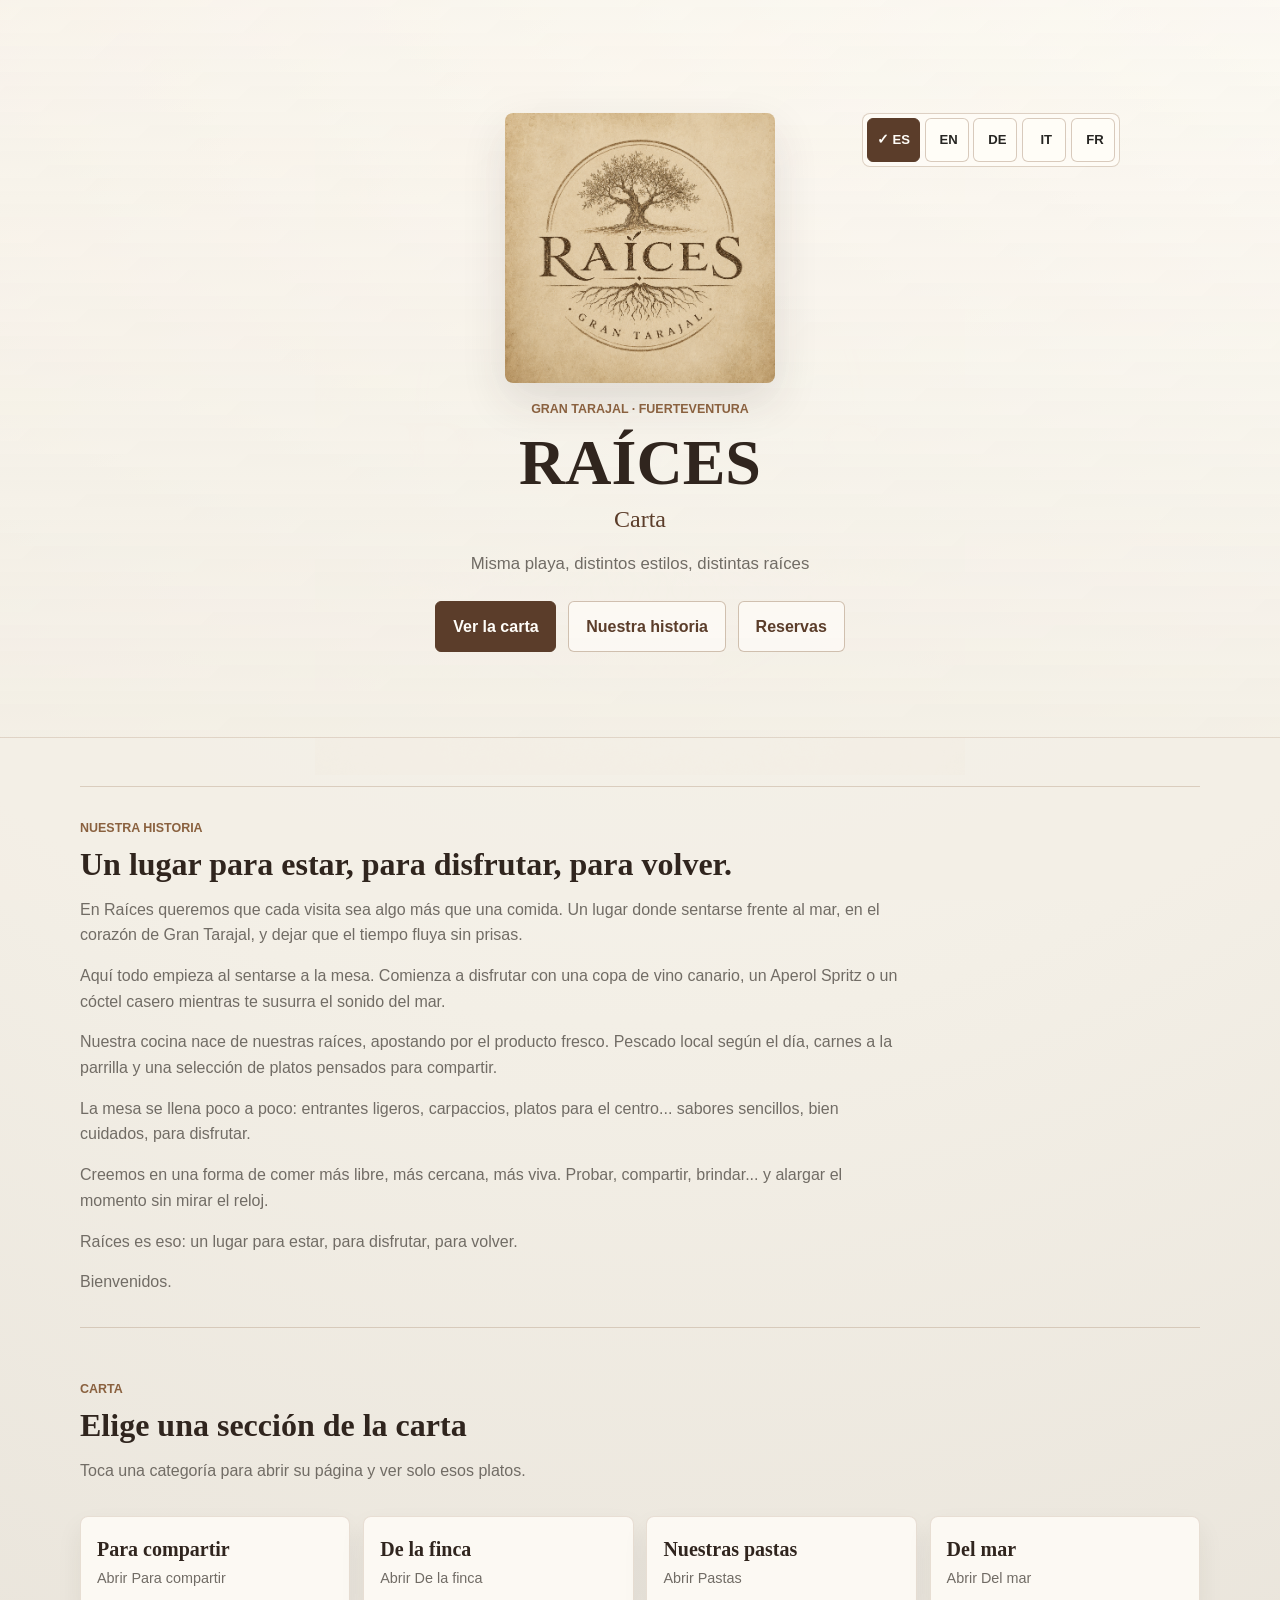
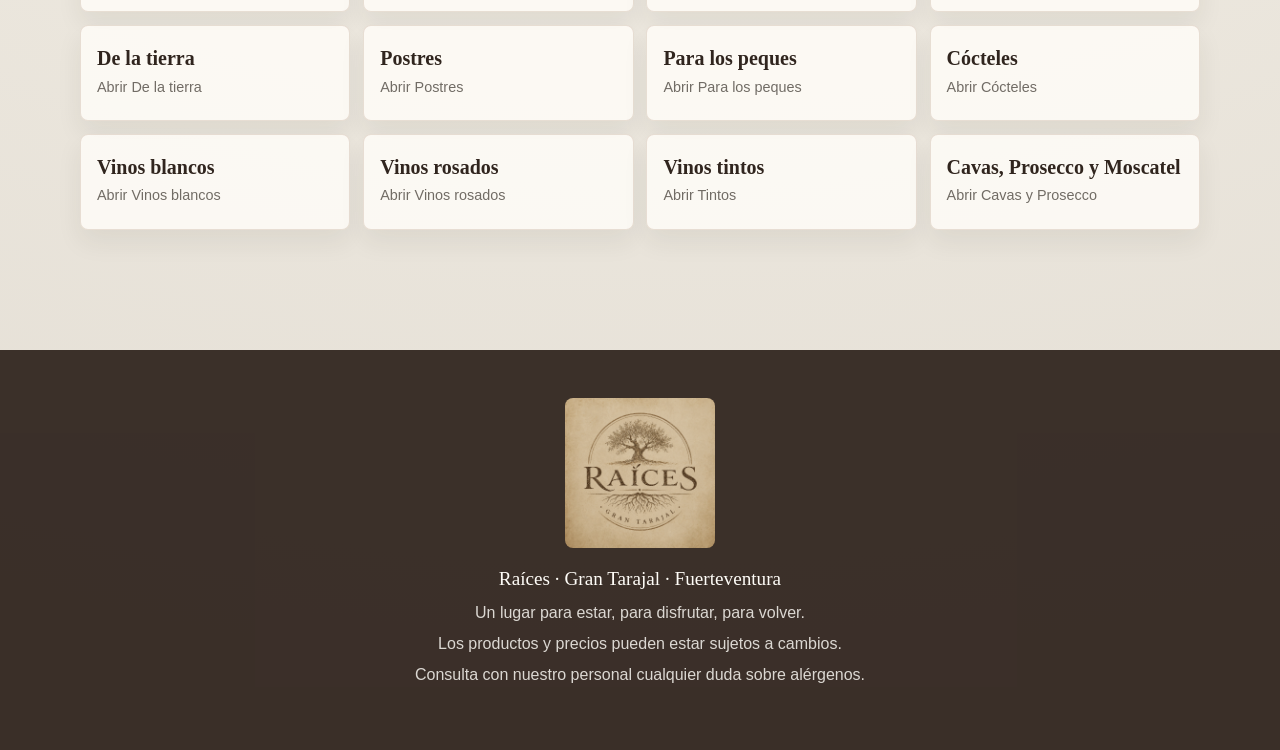
<file: raices-menu/index.html>
<!doctype html>
<html lang="es">
<head>
    <meta charset="utf-8">
    <meta name="viewport" content="width=device-width, initial-scale=1">
    <meta name="theme-color" content="#5b3d2a">
    <meta name="description" content="Carta digital del restaurante Raíces en Gran Tarajal, Fuerteventura.">
    <meta name="apple-mobile-web-app-capable" content="yes">
    <meta name="apple-mobile-web-app-title" content="Raíces">
    <title>Carta Raíces · Gran Tarajal</title>
    <link rel="manifest" href="manifest.webmanifest">
    <link rel="icon" href="assets/icons/icon-192.png" sizes="192x192" type="image/png">
    <link rel="apple-touch-icon" href="assets/icons/icon-192.png">
    <link rel="preload" href="assets/img/logo-raices.png" as="image">
    <link rel="stylesheet" href="css/styles.css">
    <script src="js/menu-data.js" defer></script>
    <script src="js/translations.js" defer></script>
    <script src="js/app.js" defer></script>
</head>
<body data-page="home">
    <a class="skip-link" href="#carta">Saltar a la carta</a>
    <div class="sr-only" id="languageLive" aria-live="polite" aria-atomic="true"></div>

    <header class="hero" id="inicio">
        <div class="hero__inner">
            <div class="language-selector" id="languageSelector">
                <button class="language-toggle" id="languageToggle" type="button" aria-expanded="false" aria-controls="languagePanel" aria-label="Cambiar idioma">
                    <span class="language-toggle__icon" aria-hidden="true">◎</span>
                    <span class="language-toggle__label">Idioma</span>
                    <span class="language-toggle__code">ES</span>
                </button>
                <div class="language-panel" id="languagePanel" role="group" aria-label="Selector de idioma"></div>
            </div>
            <img class="hero__logo" src="assets/img/logo-raices.png" alt="Logo de Raíces con raíces de árbol grabadas en madera" width="900" height="832">
            <p class="hero__eyebrow">Gran Tarajal · Fuerteventura</p>
            <h1>RAÍCES</h1>
            <p class="hero__kicker">Carta</p>
            <p class="hero__tagline">Misma playa, distintos estilos, distintas raíces</p>
            <div class="hero__actions" aria-label="Accesos principales">
                <a class="button button--primary" href="#carta">Ver la carta</a>
                <a class="button button--secondary" href="#historia">Nuestra historia</a>
                <a class="button button--secondary button--reservation" href="reservas.html">Reservas</a>
            </div>
        </div>
    </header>

    <main>
        <section class="story section-shell" id="historia" aria-labelledby="historia-title">
            <div class="story__content">
                <p class="section-kicker">Nuestra historia</p>
                <h2 id="historia-title">Un lugar para estar, para disfrutar, para volver.</h2>
                <div class="story__body" id="storyBody">
                    <p>En Raíces queremos que cada visita sea algo más que una comida. Un lugar donde sentarse frente al mar, en el corazón de Gran Tarajal, y dejar que el tiempo fluya sin prisas.</p>
                    <p>Aquí todo empieza al sentarse a la mesa. Comienza a disfrutar con una copa de vino canario, un Aperol Spritz o un cóctel casero mientras te susurra el sonido del mar.</p>
                    <p>Nuestra cocina nace de nuestras raíces, apostando por el producto fresco. Pescado local según el día, carnes a la parrilla y una selección de platos pensados para compartir.</p>
                    <p>La mesa se llena poco a poco: entrantes ligeros, carpaccios, platos para el centro... sabores sencillos, bien cuidados, para disfrutar.</p>
                    <p>Creemos en una forma de comer más libre, más cercana, más viva. Probar, compartir, brindar... y alargar el momento sin mirar el reloj.</p>
                    <p>Raíces es eso: un lugar para estar, para disfrutar, para volver.</p>
                    <p>Bienvenidos.</p>
                </div>
                <button class="story__toggle" type="button" aria-expanded="false" aria-controls="storyBody">Leer más</button>
            </div>
        </section>

        <section class="menu menu-chooser section-shell" id="carta" aria-labelledby="carta-title">
            <div class="menu__intro">
                <p class="section-kicker">Carta</p>
                <h2 id="carta-title">Sabores para compartir frente al mar</h2>
                <p>Producto fresco, cocina cercana y una mesa pensada para disfrutarse sin prisas.</p>
            </div>
            <div id="categoryChooser" class="category-chooser" aria-live="polite"></div>
        </section>
    </main>

    <footer class="site-footer">
        <div class="site-footer__inner">
            <img src="assets/img/logo-raices.png" alt="Logo de Raíces" width="220" height="203" loading="lazy">
            <p class="site-footer__brand">Raíces · Gran Tarajal · Fuerteventura</p>
            <p>Un lugar para estar, para disfrutar, para volver.</p>
            <p>Los productos y precios pueden estar sujetos a cambios.</p>
            <p>Consulta con nuestro personal cualquier duda sobre alérgenos.</p>
            <!-- Pendiente: dirección exacta, teléfono, horarios, correo electrónico y redes sociales. -->
        </div>
    </footer>

    <button class="back-to-top" type="button" aria-label="Volver arriba">
        <span aria-hidden="true">↑</span>
    </button>

    <div class="modal" id="dishModal" hidden>
        <div class="modal__backdrop" data-modal-close></div>
        <section class="modal__dialog" role="dialog" aria-modal="true" aria-labelledby="modalTitle" aria-describedby="modalDescription" tabindex="-1">
            <button class="modal__close" type="button" aria-label="Cerrar ficha del plato" data-modal-close>×</button>
            <div class="modal__media">
                <img id="modalImage" src="assets/img/platos/placeholder-plato.svg" alt="" width="960" height="640" loading="lazy">
            </div>
            <div class="modal__content">
                <p class="section-kicker">Ver plato</p>
                <h2 id="modalTitle"></h2>
                <p class="modal__price" id="modalPrice"></p>
                <p id="modalDescription"></p>
                <div id="modalLongDescription"></div>
                <div id="modalIngredients"></div>
                <div id="modalAllergens"></div>
                <button class="button button--primary" type="button" data-modal-close>Cerrar</button>
            </div>
        </section>
    </div>
</body>
</html>
</file>
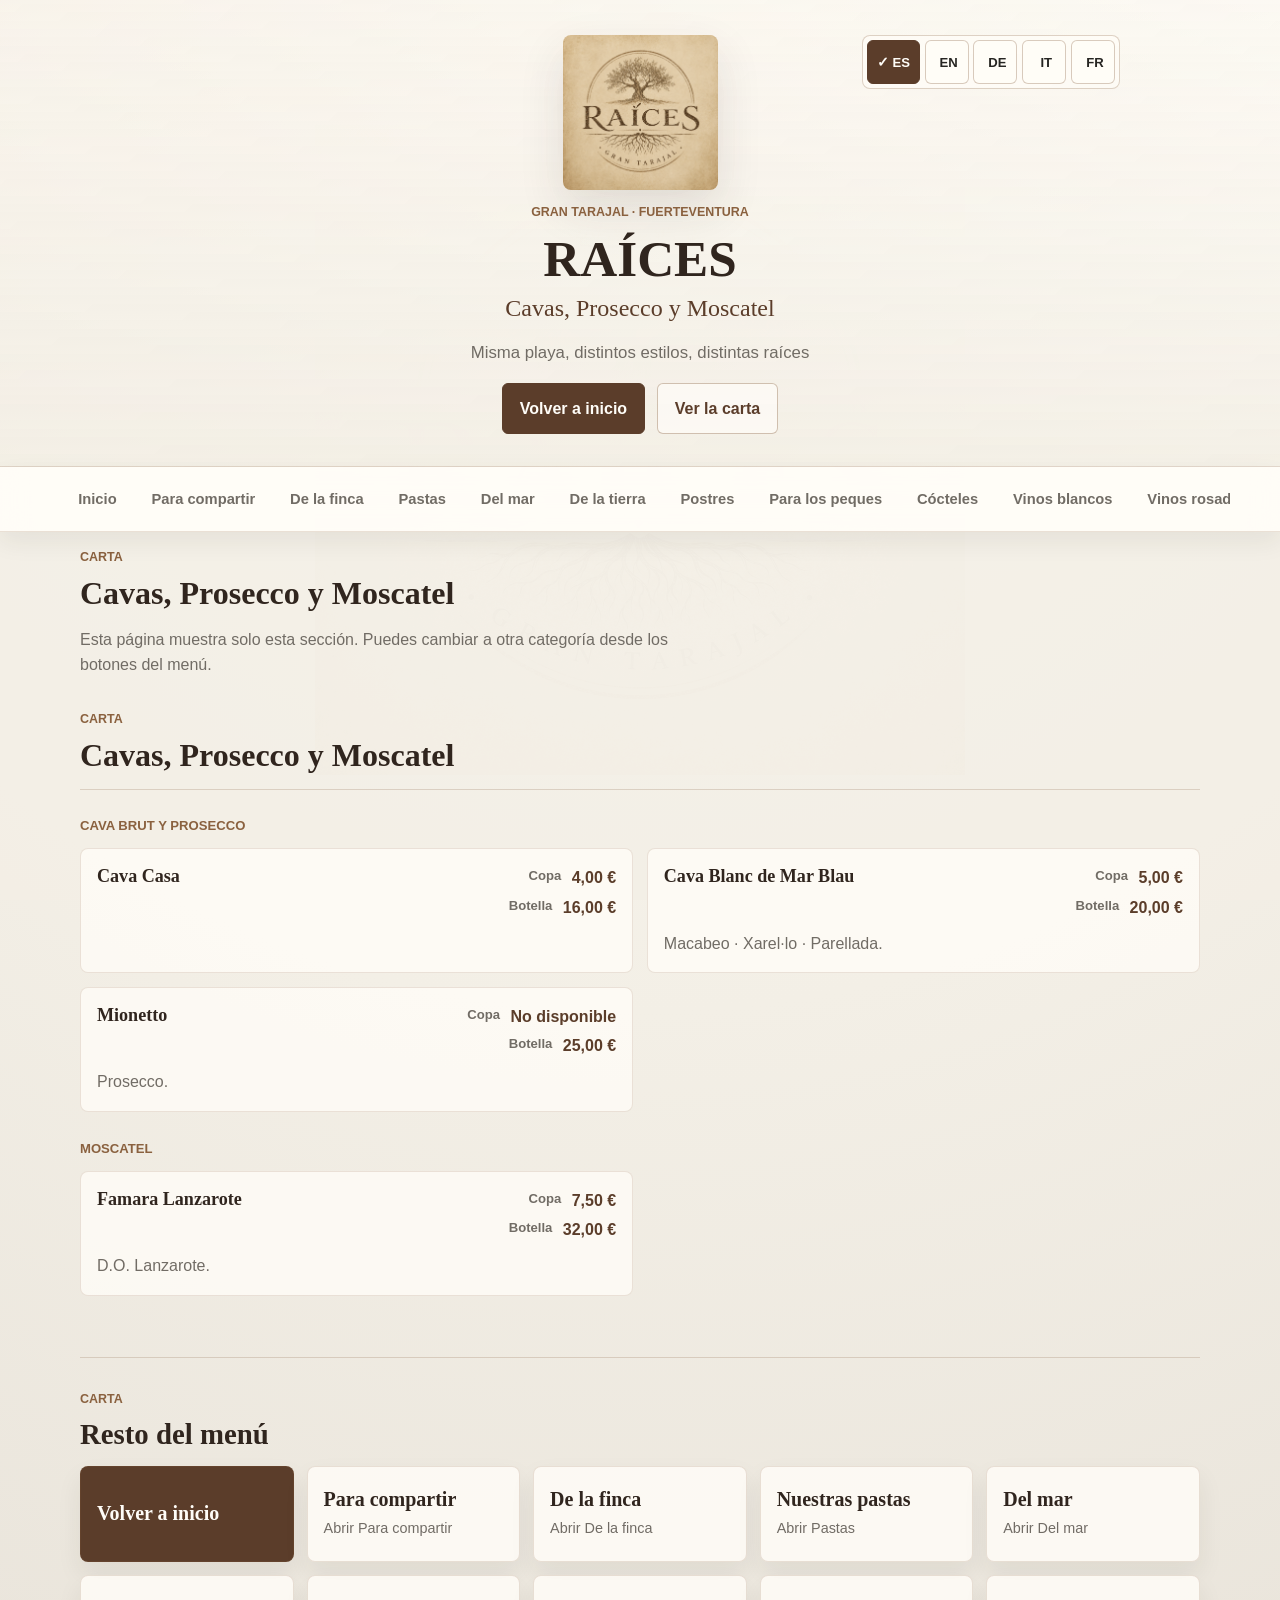
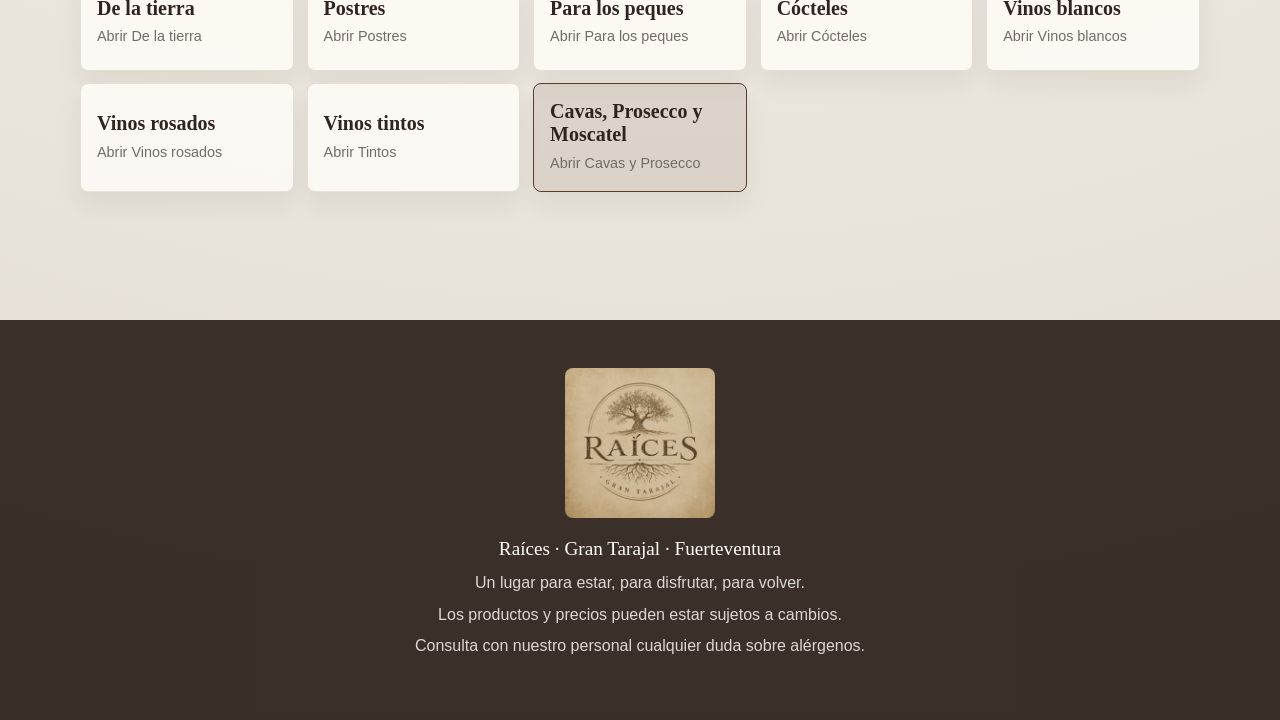
<file: raices-menu/cavas-prosecco.html>
<!doctype html>
<html lang="es">
<head>
    <meta charset="utf-8"><meta name="viewport" content="width=device-width, initial-scale=1"><meta name="theme-color" content="#5b3d2a"><meta name="description" content="Carta digital del restaurante Raíces en Gran Tarajal, Fuerteventura."><meta name="apple-mobile-web-app-capable" content="yes"><meta name="apple-mobile-web-app-title" content="Raíces"><title>Carta Raíces · Gran Tarajal</title><link rel="manifest" href="manifest.webmanifest"><link rel="icon" href="assets/icons/icon-192.png" sizes="192x192" type="image/png"><link rel="apple-touch-icon" href="assets/icons/icon-192.png"><link rel="preload" href="assets/img/logo-raices.png" as="image"><link rel="stylesheet" href="css/styles.css"><script src="js/menu-data.js" defer></script><script src="js/translations.js" defer></script><script src="js/app.js" defer></script>
</head>
<body data-page="category" data-section-id="cavas-prosecco">
    <a class="skip-link" href="#carta">Saltar a la carta</a><div class="sr-only" id="languageLive" aria-live="polite" aria-atomic="true"></div>
    <header class="hero hero--compact" id="inicio"><div class="hero__inner"><div class="language-selector" id="languageSelector"><button class="language-toggle" id="languageToggle" type="button" aria-expanded="false" aria-controls="languagePanel" aria-label="Cambiar idioma"><span class="language-toggle__icon" aria-hidden="true">◎</span><span class="language-toggle__label">Idioma</span><span class="language-toggle__code">ES</span></button><div class="language-panel" id="languagePanel" role="group" aria-label="Selector de idioma"></div></div><img class="hero__logo" src="assets/img/logo-raices.png" alt="Logo de Raíces con raíces de árbol grabadas en madera" width="900" height="832"><p class="hero__eyebrow">Gran Tarajal · Fuerteventura</p><h1>RAÍCES</h1><p class="hero__kicker">Carta</p><p class="hero__tagline">Misma playa, distintos estilos, distintas raíces</p><div class="hero__actions" aria-label="Accesos principales"><a class="button button--primary" href="index.html">Inicio</a><a class="button button--secondary" href="#carta">Ver la carta</a></div></div></header>
    <nav class="category-nav" aria-label="Navegación de la carta"><div class="category-nav__scroller" id="categoryNav"></div></nav>
    <main><section class="menu section-shell" id="carta" aria-labelledby="carta-title"><div class="menu__intro"><p class="section-kicker">Carta</p><h2 id="carta-title">Cavas, Prosecco y Moscatel</h2><p>Producto fresco, cocina cercana y una mesa pensada para disfrutarse sin prisas.</p></div><div id="menuSections" class="menu-sections" aria-live="polite"></div></section><section class="menu-switcher section-shell" aria-labelledby="other-sections-title"><p class="section-kicker" id="other-sections-kicker">Carta</p><h2 id="other-sections-title">Resto del menú</h2><div id="categoryChooser" class="category-chooser category-chooser--compact"></div></section></main>
    <footer class="site-footer"><div class="site-footer__inner"><img src="assets/img/logo-raices.png" alt="Logo de Raíces" width="220" height="203" loading="lazy"><p class="site-footer__brand">Raíces · Gran Tarajal · Fuerteventura</p><p>Un lugar para estar, para disfrutar, para volver.</p><p>Los productos y precios pueden estar sujetos a cambios.</p><p>Consulta con nuestro personal cualquier duda sobre alérgenos.</p></div></footer><button class="back-to-top" type="button" aria-label="Volver arriba"><span aria-hidden="true">↑</span></button>
    <div class="modal" id="dishModal" hidden><div class="modal__backdrop" data-modal-close></div><section class="modal__dialog" role="dialog" aria-modal="true" aria-labelledby="modalTitle" aria-describedby="modalDescription" tabindex="-1"><button class="modal__close" type="button" aria-label="Cerrar ficha del plato" data-modal-close>×</button><div class="modal__media"><img id="modalImage" src="assets/img/platos/placeholder-plato.svg" alt="" width="960" height="640" loading="lazy"></div><div class="modal__content"><p class="section-kicker">Ver plato</p><h2 id="modalTitle"></h2><p class="modal__price" id="modalPrice"></p><p id="modalDescription"></p><div id="modalLongDescription"></div><div id="modalIngredients"></div><div id="modalAllergens"></div><button class="button button--primary" type="button" data-modal-close>Cerrar</button></div></section></div>
</body>
</html>
</file>
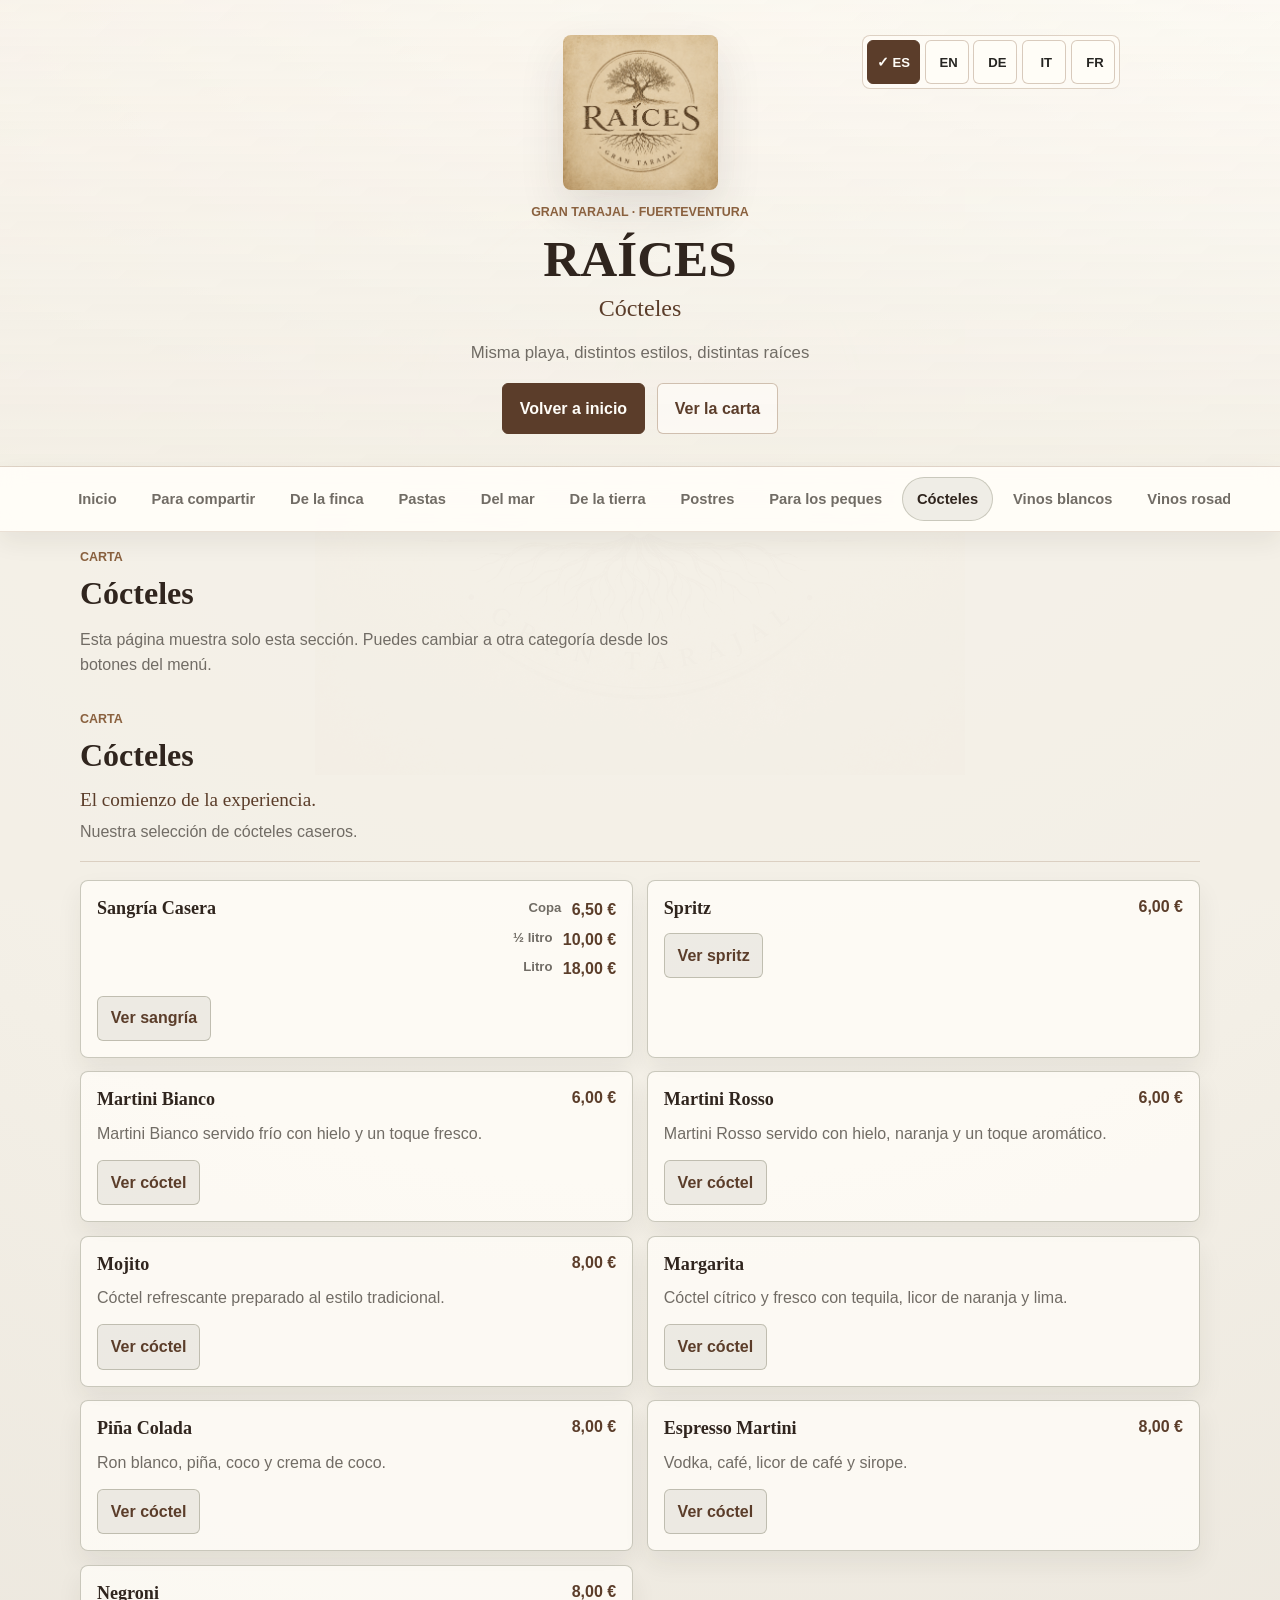
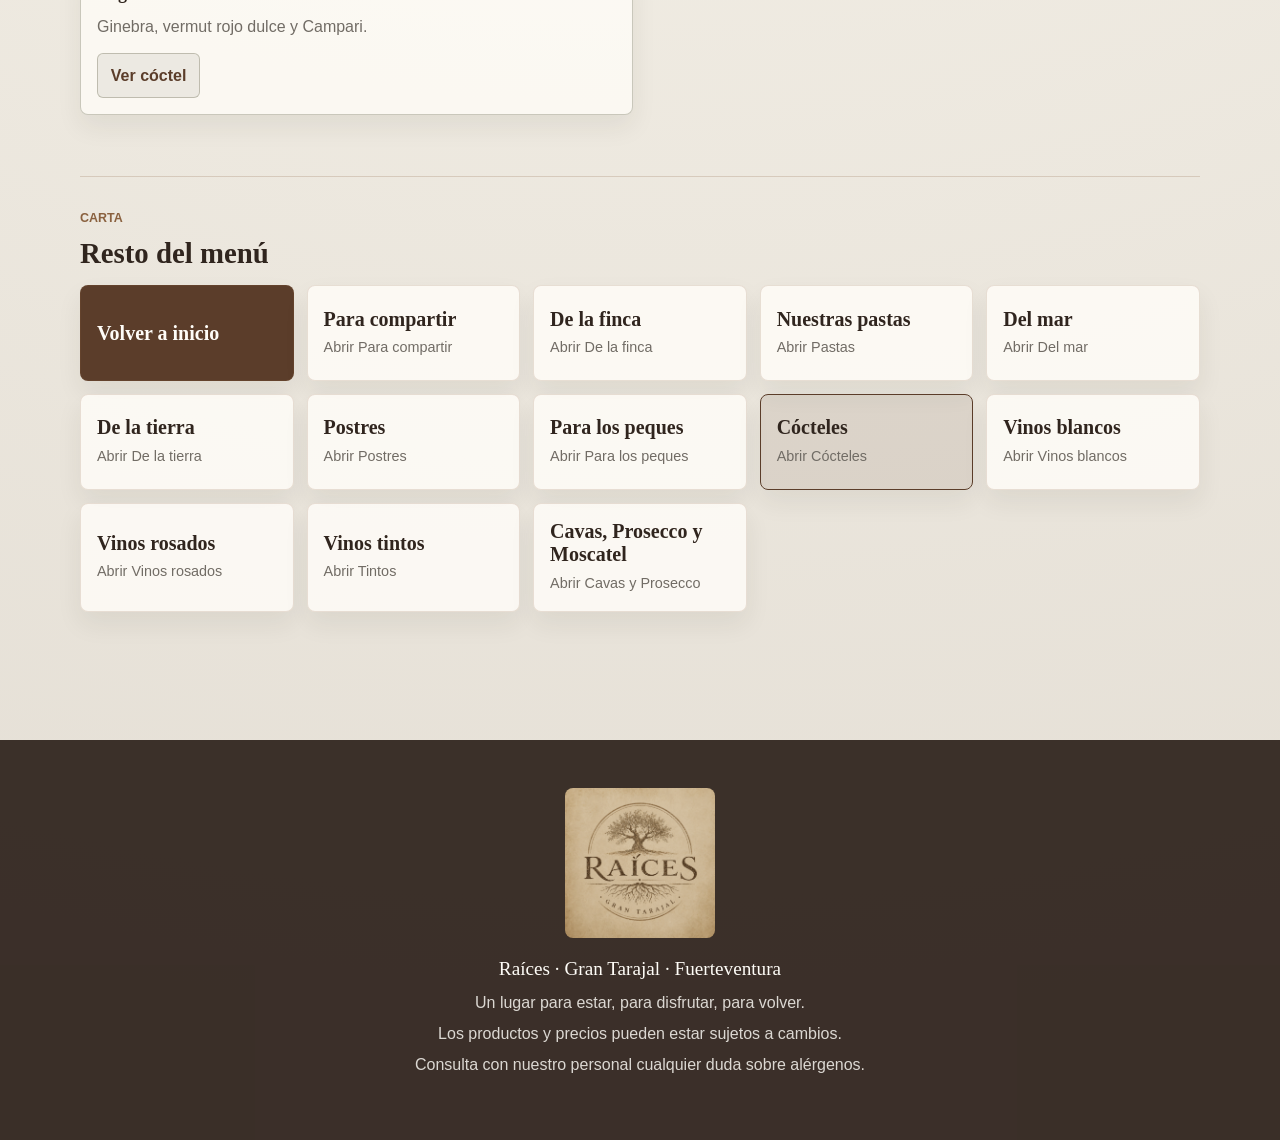
<file: raices-menu/cocteles.html>
<!doctype html>
<html lang="es">
<head>
    <meta charset="utf-8"><meta name="viewport" content="width=device-width, initial-scale=1"><meta name="theme-color" content="#5b3d2a"><meta name="description" content="Carta digital del restaurante Raíces en Gran Tarajal, Fuerteventura."><meta name="apple-mobile-web-app-capable" content="yes"><meta name="apple-mobile-web-app-title" content="Raíces"><title>Carta Raíces · Gran Tarajal</title><link rel="manifest" href="manifest.webmanifest"><link rel="icon" href="assets/icons/icon-192.png" sizes="192x192" type="image/png"><link rel="apple-touch-icon" href="assets/icons/icon-192.png"><link rel="preload" href="assets/img/logo-raices.png" as="image"><link rel="stylesheet" href="css/styles.css"><script src="js/menu-data.js" defer></script><script src="js/translations.js" defer></script><script src="js/app.js" defer></script>
</head>
<body data-page="category" data-section-id="cocteles">
    <a class="skip-link" href="#carta">Saltar a la carta</a><div class="sr-only" id="languageLive" aria-live="polite" aria-atomic="true"></div>
    <header class="hero hero--compact" id="inicio"><div class="hero__inner"><div class="language-selector" id="languageSelector"><button class="language-toggle" id="languageToggle" type="button" aria-expanded="false" aria-controls="languagePanel" aria-label="Cambiar idioma"><span class="language-toggle__icon" aria-hidden="true">◎</span><span class="language-toggle__label">Idioma</span><span class="language-toggle__code">ES</span></button><div class="language-panel" id="languagePanel" role="group" aria-label="Selector de idioma"></div></div><img class="hero__logo" src="assets/img/logo-raices.png" alt="Logo de Raíces con raíces de árbol grabadas en madera" width="900" height="832"><p class="hero__eyebrow">Gran Tarajal · Fuerteventura</p><h1>RAÍCES</h1><p class="hero__kicker">Carta</p><p class="hero__tagline">Misma playa, distintos estilos, distintas raíces</p><div class="hero__actions" aria-label="Accesos principales"><a class="button button--primary" href="index.html">Inicio</a><a class="button button--secondary" href="#carta">Ver la carta</a></div></div></header>
    <nav class="category-nav" aria-label="Navegación de la carta"><div class="category-nav__scroller" id="categoryNav"></div></nav>
    <main><section class="menu section-shell" id="carta" aria-labelledby="carta-title"><div class="menu__intro"><p class="section-kicker">Carta</p><h2 id="carta-title">Cócteles</h2><p>Producto fresco, cocina cercana y una mesa pensada para disfrutarse sin prisas.</p></div><div id="menuSections" class="menu-sections" aria-live="polite"></div></section><section class="menu-switcher section-shell" aria-labelledby="other-sections-title"><p class="section-kicker" id="other-sections-kicker">Carta</p><h2 id="other-sections-title">Resto del menú</h2><div id="categoryChooser" class="category-chooser category-chooser--compact"></div></section></main>
    <footer class="site-footer"><div class="site-footer__inner"><img src="assets/img/logo-raices.png" alt="Logo de Raíces" width="220" height="203" loading="lazy"><p class="site-footer__brand">Raíces · Gran Tarajal · Fuerteventura</p><p>Un lugar para estar, para disfrutar, para volver.</p><p>Los productos y precios pueden estar sujetos a cambios.</p><p>Consulta con nuestro personal cualquier duda sobre alérgenos.</p></div></footer><button class="back-to-top" type="button" aria-label="Volver arriba"><span aria-hidden="true">↑</span></button>
    <div class="modal" id="dishModal" hidden><div class="modal__backdrop" data-modal-close></div><section class="modal__dialog" role="dialog" aria-modal="true" aria-labelledby="modalTitle" aria-describedby="modalDescription" tabindex="-1"><button class="modal__close" type="button" aria-label="Cerrar ficha del plato" data-modal-close>×</button><div class="modal__media"><img id="modalImage" src="assets/img/platos/placeholder-plato.svg" alt="" width="960" height="640" loading="lazy"></div><div class="modal__content"><p class="section-kicker">Ver plato</p><h2 id="modalTitle"></h2><p class="modal__price" id="modalPrice"></p><p id="modalDescription"></p><div id="modalLongDescription"></div><div id="modalIngredients"></div><div id="modalAllergens"></div><button class="button button--primary" type="button" data-modal-close>Cerrar</button></div></section></div>
    <div class="modal modal--fish" id="fishCatalogModal" hidden><div class="modal__backdrop" data-modal-close></div><section class="modal__dialog" role="dialog" aria-modal="true" aria-labelledby="fishCatalogTitle" tabindex="-1"><button class="modal__close" type="button" aria-label="Cerrar catálogo" data-modal-close>×</button><div class="modal__content"><p class="section-kicker" id="fishCatalogEyebrow">Catálogo</p><h2 id="fishCatalogTitle">Catálogo</h2><p id="fishCatalogIntro">Elige una bebida para ver cómo se presenta.</p><div id="fishCatalogList" class="fish-catalog"></div></div></section></div>
</body>
</html>
</file>
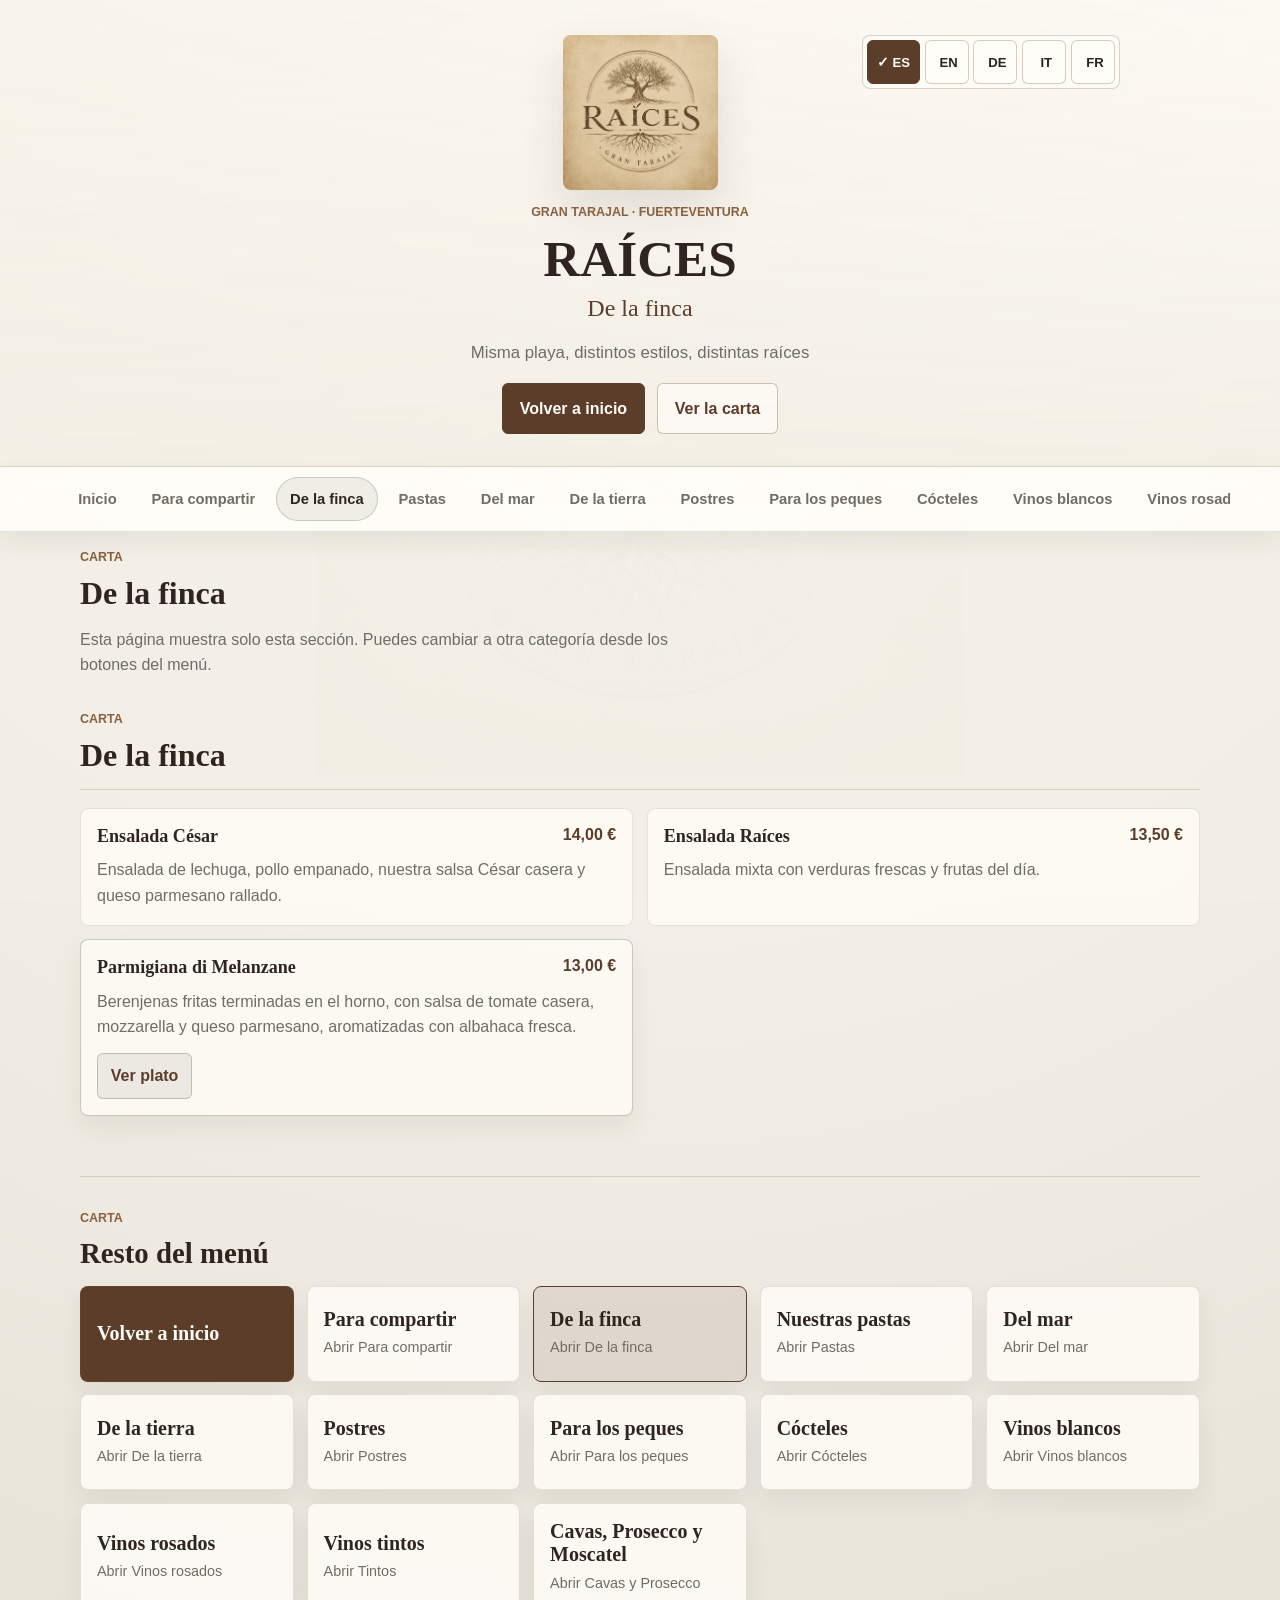
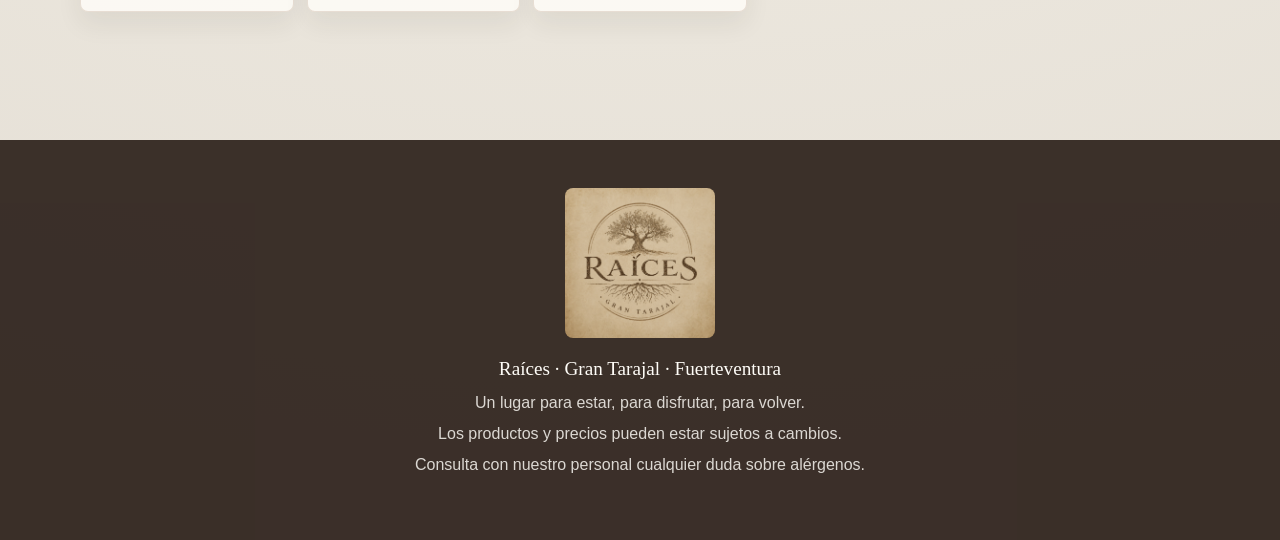
<file: raices-menu/de-la-finca.html>
<!doctype html>
<html lang="es">
<head>
    <meta charset="utf-8">
    <meta name="viewport" content="width=device-width, initial-scale=1">
    <meta name="theme-color" content="#5b3d2a">
    <meta name="description" content="Carta digital del restaurante Raíces en Gran Tarajal, Fuerteventura.">
    <meta name="apple-mobile-web-app-capable" content="yes">
    <meta name="apple-mobile-web-app-title" content="Raíces">
    <title>Carta Raíces · Gran Tarajal</title>
    <link rel="manifest" href="manifest.webmanifest">
    <link rel="icon" href="assets/icons/icon-192.png" sizes="192x192" type="image/png">
    <link rel="apple-touch-icon" href="assets/icons/icon-192.png">
    <link rel="preload" href="assets/img/logo-raices.png" as="image">
    <link rel="stylesheet" href="css/styles.css">
    <script src="js/menu-data.js" defer></script>
    <script src="js/translations.js" defer></script>
    <script src="js/app.js" defer></script>
</head>
<body data-page="category" data-section-id="de-la-finca">
    <a class="skip-link" href="#carta">Saltar a la carta</a>
    <div class="sr-only" id="languageLive" aria-live="polite" aria-atomic="true"></div>
    <header class="hero hero--compact" id="inicio">
        <div class="hero__inner">
            <div class="language-selector" id="languageSelector"><button class="language-toggle" id="languageToggle" type="button" aria-expanded="false" aria-controls="languagePanel" aria-label="Cambiar idioma"><span class="language-toggle__icon" aria-hidden="true">◎</span><span class="language-toggle__label">Idioma</span><span class="language-toggle__code">ES</span></button><div class="language-panel" id="languagePanel" role="group" aria-label="Selector de idioma"></div></div>
            <img class="hero__logo" src="assets/img/logo-raices.png" alt="Logo de Raíces con raíces de árbol grabadas en madera" width="900" height="832">
            <p class="hero__eyebrow">Gran Tarajal · Fuerteventura</p><h1>RAÍCES</h1><p class="hero__kicker">Carta</p><p class="hero__tagline">Misma playa, distintos estilos, distintas raíces</p>
            <div class="hero__actions" aria-label="Accesos principales"><a class="button button--primary" href="index.html">Inicio</a><a class="button button--secondary" href="#carta">Ver la carta</a></div>
        </div>
    </header>
    <nav class="category-nav" aria-label="Navegación de la carta"><div class="category-nav__scroller" id="categoryNav"></div></nav>
    <main><section class="menu section-shell" id="carta" aria-labelledby="carta-title"><div class="menu__intro"><p class="section-kicker">Carta</p><h2 id="carta-title">De la finca</h2><p>Producto fresco, cocina cercana y una mesa pensada para disfrutarse sin prisas.</p></div><div id="menuSections" class="menu-sections" aria-live="polite"></div></section><section class="menu-switcher section-shell" aria-labelledby="other-sections-title"><p class="section-kicker" id="other-sections-kicker">Carta</p><h2 id="other-sections-title">Resto del menú</h2><div id="categoryChooser" class="category-chooser category-chooser--compact"></div></section></main>
    <footer class="site-footer"><div class="site-footer__inner"><img src="assets/img/logo-raices.png" alt="Logo de Raíces" width="220" height="203" loading="lazy"><p class="site-footer__brand">Raíces · Gran Tarajal · Fuerteventura</p><p>Un lugar para estar, para disfrutar, para volver.</p><p>Los productos y precios pueden estar sujetos a cambios.</p><p>Consulta con nuestro personal cualquier duda sobre alérgenos.</p></div></footer>
    <button class="back-to-top" type="button" aria-label="Volver arriba"><span aria-hidden="true">↑</span></button>
    <div class="modal" id="dishModal" hidden><div class="modal__backdrop" data-modal-close></div><section class="modal__dialog" role="dialog" aria-modal="true" aria-labelledby="modalTitle" aria-describedby="modalDescription" tabindex="-1"><button class="modal__close" type="button" aria-label="Cerrar ficha del plato" data-modal-close>×</button><div class="modal__media"><img id="modalImage" src="assets/img/platos/placeholder-plato.svg" alt="" width="960" height="640" loading="lazy"></div><div class="modal__content"><p class="section-kicker">Ver plato</p><h2 id="modalTitle"></h2><p class="modal__price" id="modalPrice"></p><p id="modalDescription"></p><div id="modalLongDescription"></div><div id="modalIngredients"></div><div id="modalAllergens"></div><button class="button button--primary" type="button" data-modal-close>Cerrar</button></div></section></div>
</body>
</html>
</file>
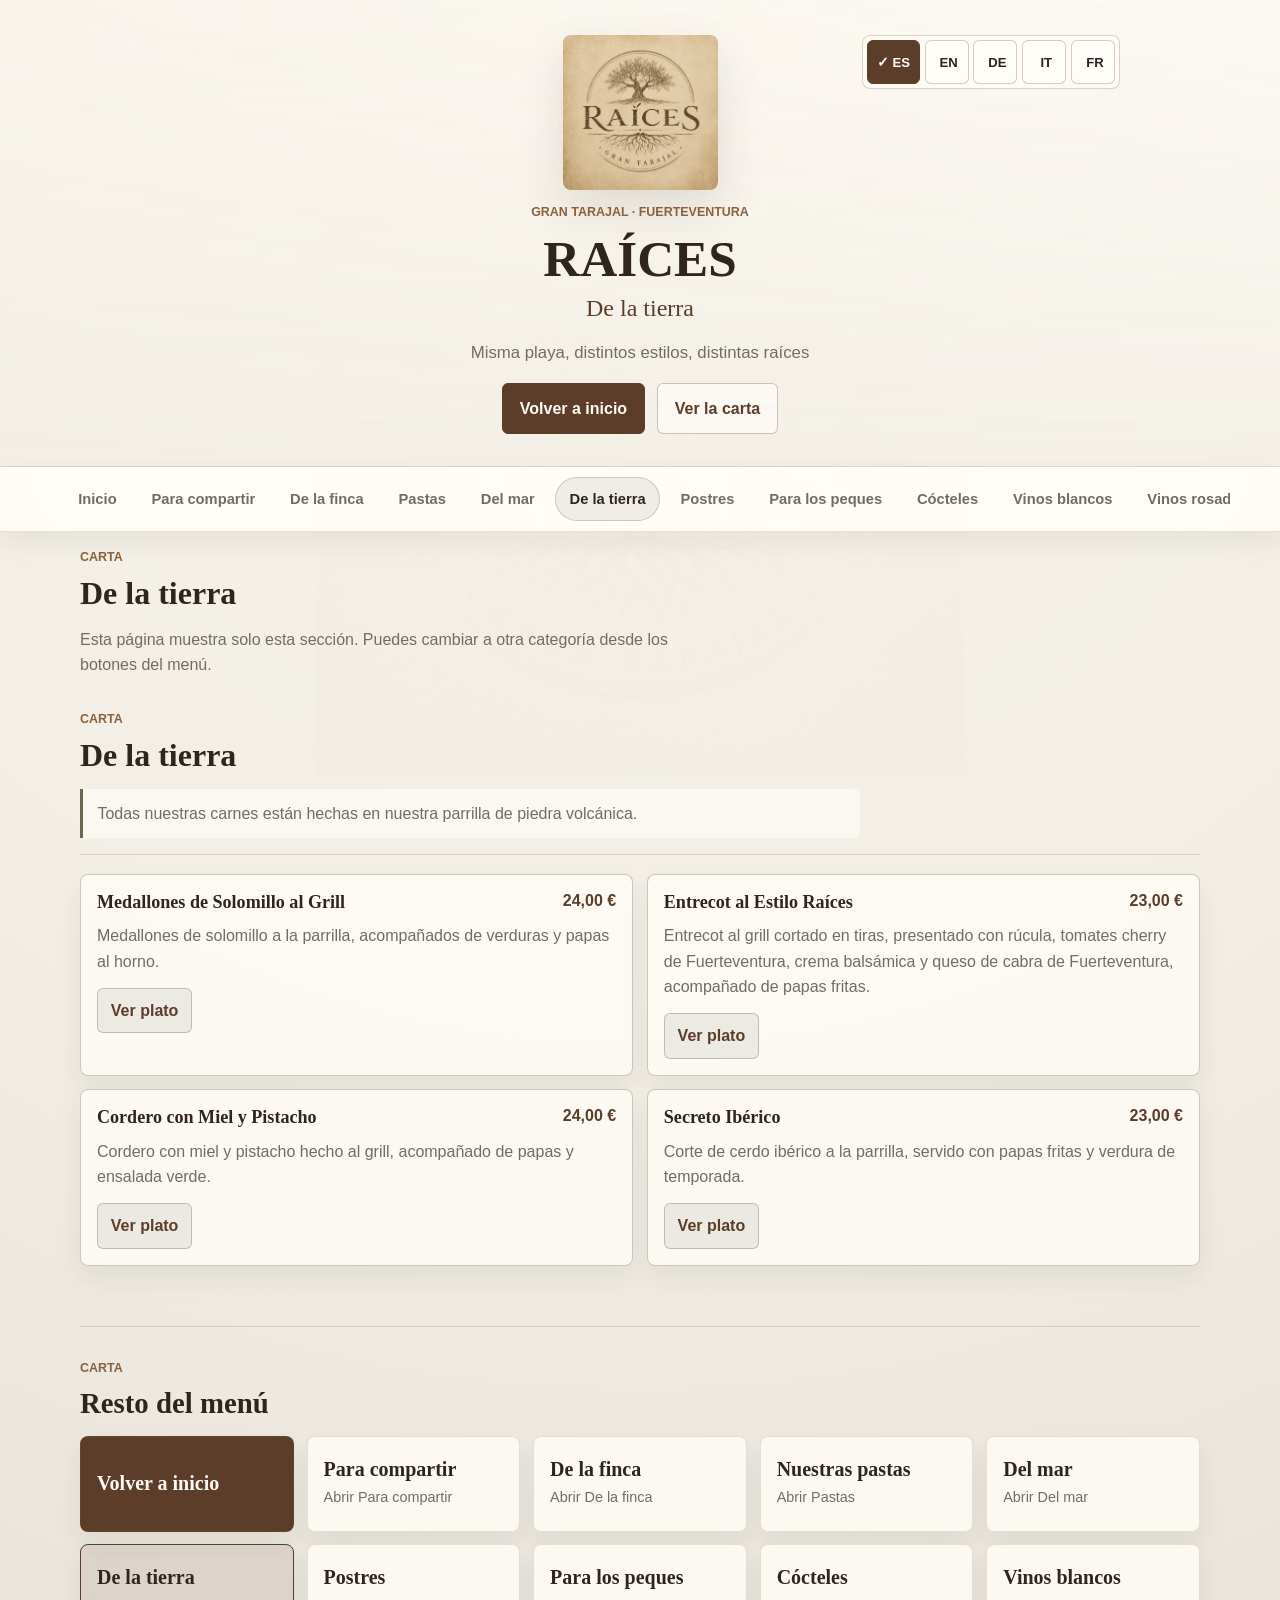
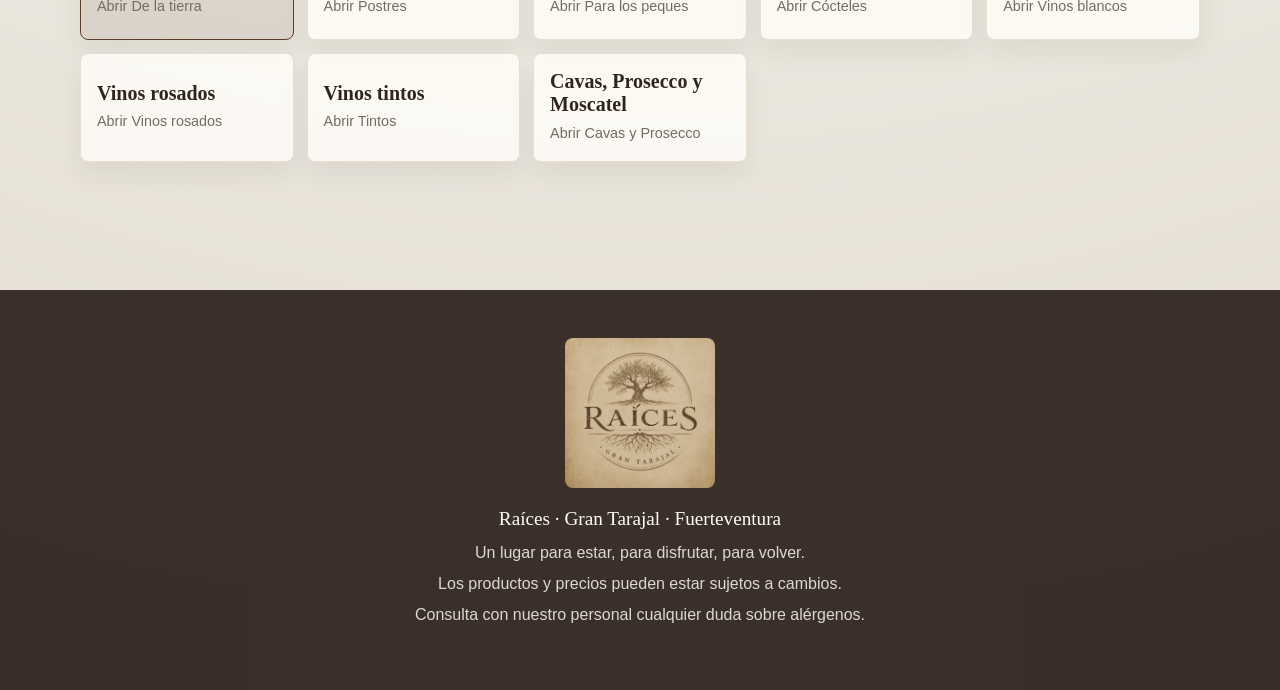
<file: raices-menu/de-la-tierra.html>
<!doctype html>
<html lang="es">
<head>
    <meta charset="utf-8"><meta name="viewport" content="width=device-width, initial-scale=1"><meta name="theme-color" content="#5b3d2a"><meta name="description" content="Carta digital del restaurante Raíces en Gran Tarajal, Fuerteventura."><meta name="apple-mobile-web-app-capable" content="yes"><meta name="apple-mobile-web-app-title" content="Raíces"><title>Carta Raíces · Gran Tarajal</title><link rel="manifest" href="manifest.webmanifest"><link rel="icon" href="assets/icons/icon-192.png" sizes="192x192" type="image/png"><link rel="apple-touch-icon" href="assets/icons/icon-192.png"><link rel="preload" href="assets/img/logo-raices.png" as="image"><link rel="stylesheet" href="css/styles.css"><script src="js/menu-data.js" defer></script><script src="js/translations.js" defer></script><script src="js/app.js" defer></script>
</head>
<body data-page="category" data-section-id="de-la-tierra">
    <a class="skip-link" href="#carta">Saltar a la carta</a><div class="sr-only" id="languageLive" aria-live="polite" aria-atomic="true"></div>
    <header class="hero hero--compact" id="inicio"><div class="hero__inner"><div class="language-selector" id="languageSelector"><button class="language-toggle" id="languageToggle" type="button" aria-expanded="false" aria-controls="languagePanel" aria-label="Cambiar idioma"><span class="language-toggle__icon" aria-hidden="true">◎</span><span class="language-toggle__label">Idioma</span><span class="language-toggle__code">ES</span></button><div class="language-panel" id="languagePanel" role="group" aria-label="Selector de idioma"></div></div><img class="hero__logo" src="assets/img/logo-raices.png" alt="Logo de Raíces con raíces de árbol grabadas en madera" width="900" height="832"><p class="hero__eyebrow">Gran Tarajal · Fuerteventura</p><h1>RAÍCES</h1><p class="hero__kicker">Carta</p><p class="hero__tagline">Misma playa, distintos estilos, distintas raíces</p><div class="hero__actions" aria-label="Accesos principales"><a class="button button--primary" href="index.html">Inicio</a><a class="button button--secondary" href="#carta">Ver la carta</a></div></div></header>
    <nav class="category-nav" aria-label="Navegación de la carta"><div class="category-nav__scroller" id="categoryNav"></div></nav>
    <main><section class="menu section-shell" id="carta" aria-labelledby="carta-title"><div class="menu__intro"><p class="section-kicker">Carta</p><h2 id="carta-title">De la tierra</h2><p>Producto fresco, cocina cercana y una mesa pensada para disfrutarse sin prisas.</p></div><div id="menuSections" class="menu-sections" aria-live="polite"></div></section><section class="menu-switcher section-shell" aria-labelledby="other-sections-title"><p class="section-kicker" id="other-sections-kicker">Carta</p><h2 id="other-sections-title">Resto del menú</h2><div id="categoryChooser" class="category-chooser category-chooser--compact"></div></section></main>
    <footer class="site-footer"><div class="site-footer__inner"><img src="assets/img/logo-raices.png" alt="Logo de Raíces" width="220" height="203" loading="lazy"><p class="site-footer__brand">Raíces · Gran Tarajal · Fuerteventura</p><p>Un lugar para estar, para disfrutar, para volver.</p><p>Los productos y precios pueden estar sujetos a cambios.</p><p>Consulta con nuestro personal cualquier duda sobre alérgenos.</p></div></footer><button class="back-to-top" type="button" aria-label="Volver arriba"><span aria-hidden="true">↑</span></button>
    <div class="modal" id="dishModal" hidden><div class="modal__backdrop" data-modal-close></div><section class="modal__dialog" role="dialog" aria-modal="true" aria-labelledby="modalTitle" aria-describedby="modalDescription" tabindex="-1"><button class="modal__close" type="button" aria-label="Cerrar ficha del plato" data-modal-close>×</button><div class="modal__media"><img id="modalImage" src="assets/img/platos/placeholder-plato.svg" alt="" width="960" height="640" loading="lazy"></div><div class="modal__content"><p class="section-kicker">Ver plato</p><h2 id="modalTitle"></h2><p class="modal__price" id="modalPrice"></p><p id="modalDescription"></p><div id="modalLongDescription"></div><div id="modalIngredients"></div><div id="modalAllergens"></div><button class="button button--primary" type="button" data-modal-close>Cerrar</button></div></section></div>
</body>
</html>
</file>
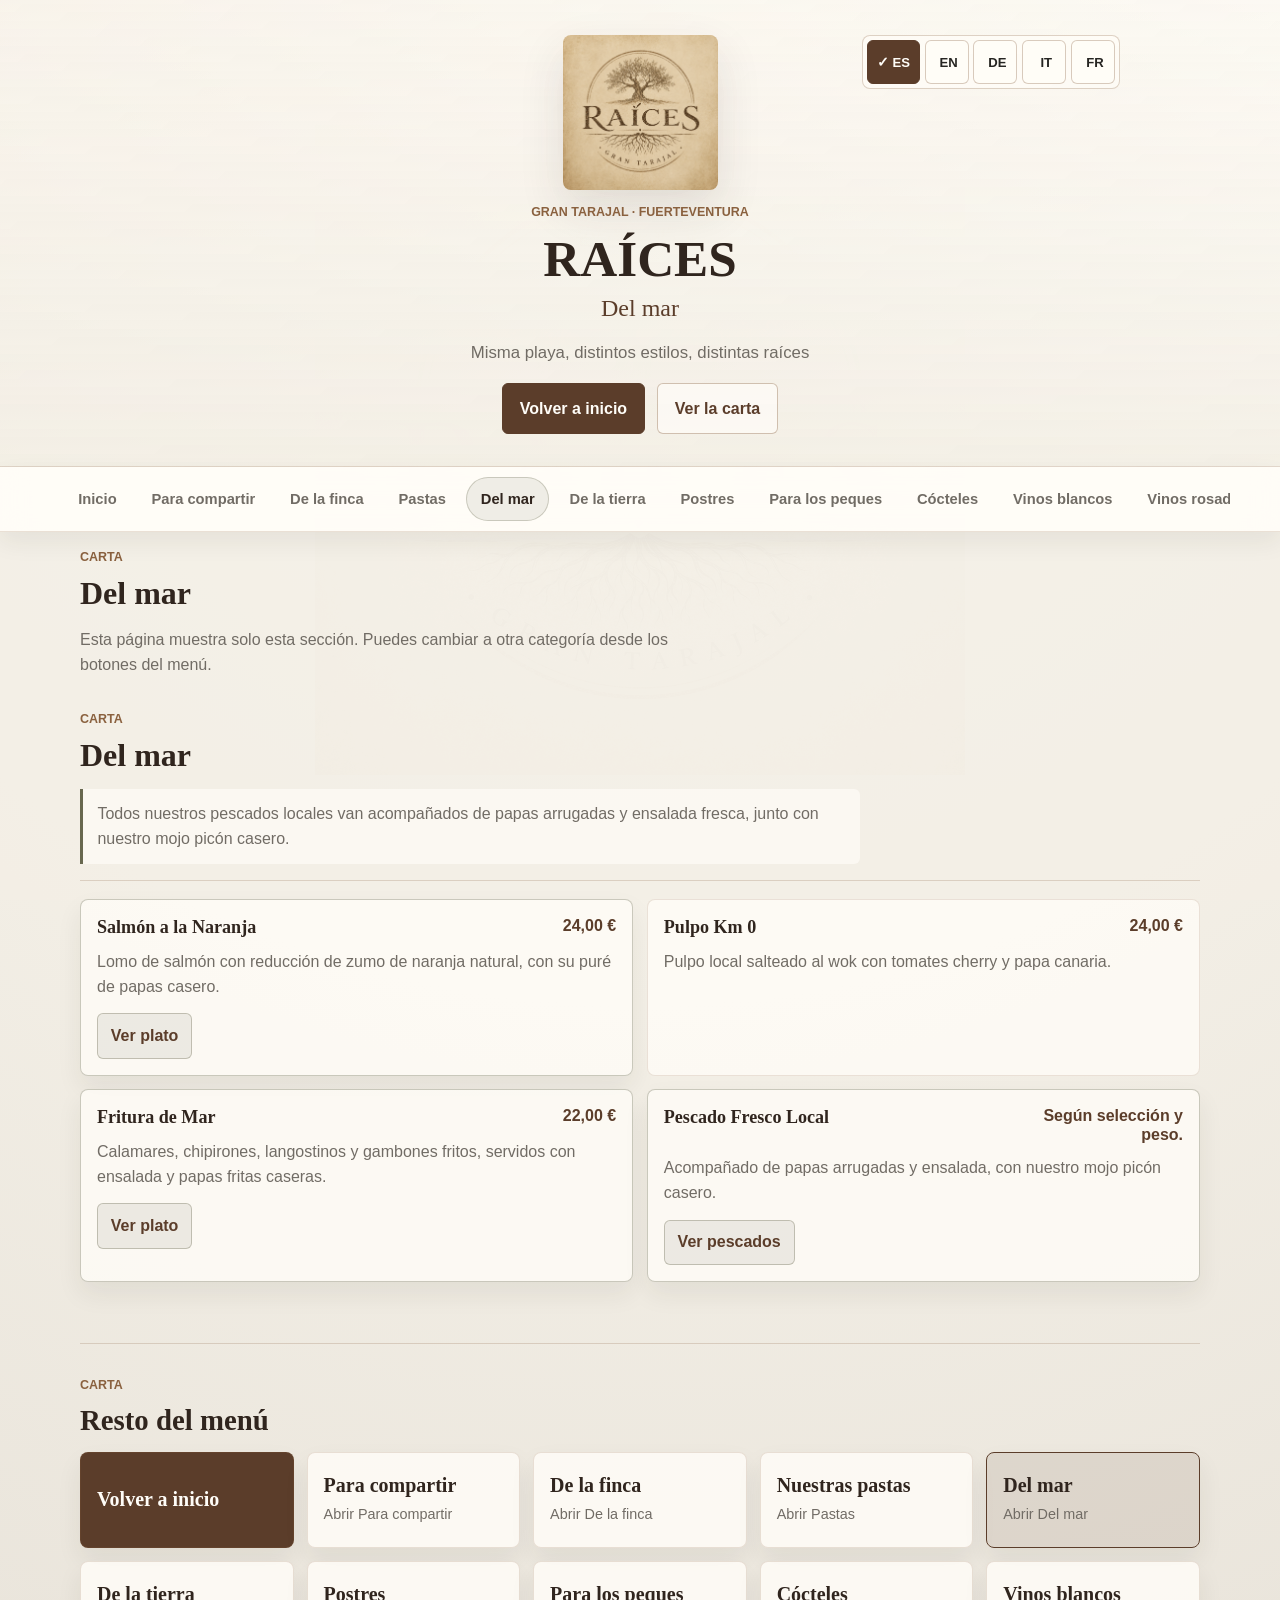
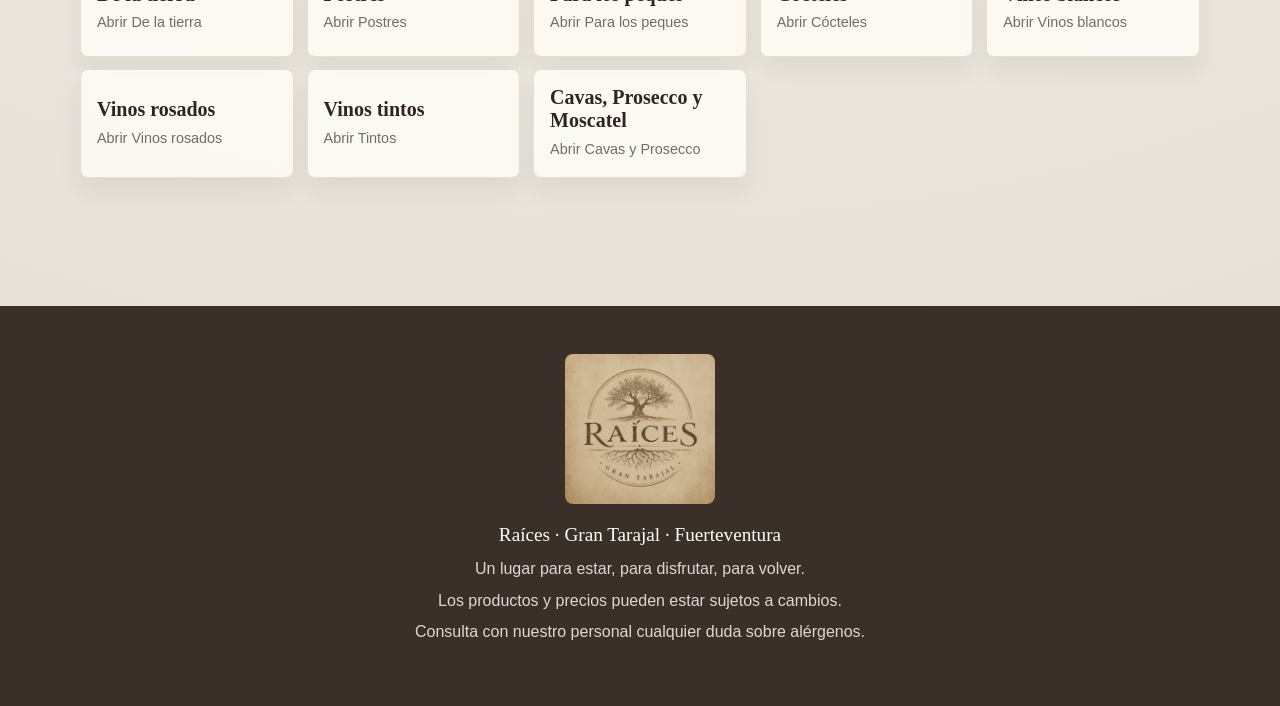
<file: raices-menu/del-mar.html>
<!doctype html>
<html lang="es">
<head>
    <meta charset="utf-8"><meta name="viewport" content="width=device-width, initial-scale=1"><meta name="theme-color" content="#5b3d2a"><meta name="description" content="Carta digital del restaurante Raíces en Gran Tarajal, Fuerteventura."><meta name="apple-mobile-web-app-capable" content="yes"><meta name="apple-mobile-web-app-title" content="Raíces"><title>Carta Raíces · Gran Tarajal</title><link rel="manifest" href="manifest.webmanifest"><link rel="icon" href="assets/icons/icon-192.png" sizes="192x192" type="image/png"><link rel="apple-touch-icon" href="assets/icons/icon-192.png"><link rel="preload" href="assets/img/logo-raices.png" as="image"><link rel="stylesheet" href="css/styles.css"><script src="js/menu-data.js" defer></script><script src="js/translations.js" defer></script><script src="js/app.js" defer></script>
</head>
<body data-page="category" data-section-id="del-mar">
    <a class="skip-link" href="#carta">Saltar a la carta</a><div class="sr-only" id="languageLive" aria-live="polite" aria-atomic="true"></div>
    <header class="hero hero--compact" id="inicio"><div class="hero__inner"><div class="language-selector" id="languageSelector"><button class="language-toggle" id="languageToggle" type="button" aria-expanded="false" aria-controls="languagePanel" aria-label="Cambiar idioma"><span class="language-toggle__icon" aria-hidden="true">◎</span><span class="language-toggle__label">Idioma</span><span class="language-toggle__code">ES</span></button><div class="language-panel" id="languagePanel" role="group" aria-label="Selector de idioma"></div></div><img class="hero__logo" src="assets/img/logo-raices.png" alt="Logo de Raíces con raíces de árbol grabadas en madera" width="900" height="832"><p class="hero__eyebrow">Gran Tarajal · Fuerteventura</p><h1>RAÍCES</h1><p class="hero__kicker">Carta</p><p class="hero__tagline">Misma playa, distintos estilos, distintas raíces</p><div class="hero__actions" aria-label="Accesos principales"><a class="button button--primary" href="index.html">Inicio</a><a class="button button--secondary" href="#carta">Ver la carta</a></div></div></header>
    <nav class="category-nav" aria-label="Navegación de la carta"><div class="category-nav__scroller" id="categoryNav"></div></nav>
    <main><section class="menu section-shell" id="carta" aria-labelledby="carta-title"><div class="menu__intro"><p class="section-kicker">Carta</p><h2 id="carta-title">Del mar</h2><p>Producto fresco, cocina cercana y una mesa pensada para disfrutarse sin prisas.</p></div><div id="menuSections" class="menu-sections" aria-live="polite"></div></section><section class="menu-switcher section-shell" aria-labelledby="other-sections-title"><p class="section-kicker" id="other-sections-kicker">Carta</p><h2 id="other-sections-title">Resto del menú</h2><div id="categoryChooser" class="category-chooser category-chooser--compact"></div></section></main>
    <footer class="site-footer"><div class="site-footer__inner"><img src="assets/img/logo-raices.png" alt="Logo de Raíces" width="220" height="203" loading="lazy"><p class="site-footer__brand">Raíces · Gran Tarajal · Fuerteventura</p><p>Un lugar para estar, para disfrutar, para volver.</p><p>Los productos y precios pueden estar sujetos a cambios.</p><p>Consulta con nuestro personal cualquier duda sobre alérgenos.</p></div></footer><button class="back-to-top" type="button" aria-label="Volver arriba"><span aria-hidden="true">↑</span></button>
    <div class="modal" id="dishModal" hidden><div class="modal__backdrop" data-modal-close></div><section class="modal__dialog" role="dialog" aria-modal="true" aria-labelledby="modalTitle" aria-describedby="modalDescription" tabindex="-1"><button class="modal__close" type="button" aria-label="Cerrar ficha del plato" data-modal-close>×</button><div class="modal__media"><img id="modalImage" src="assets/img/platos/placeholder-plato.svg" alt="" width="960" height="640" loading="lazy"></div><div class="modal__content"><p class="section-kicker">Ver plato</p><h2 id="modalTitle"></h2><p class="modal__price" id="modalPrice"></p><p id="modalDescription"></p><div id="modalLongDescription"></div><div id="modalIngredients"></div><div id="modalAllergens"></div><button class="button button--primary" type="button" data-modal-close>Cerrar</button></div></section></div>
    <div class="modal modal--fish" id="fishCatalogModal" hidden><div class="modal__backdrop" data-modal-close></div><section class="modal__dialog" role="dialog" aria-modal="true" aria-labelledby="fishCatalogTitle" tabindex="-1"><button class="modal__close" type="button" aria-label="Cerrar catálogo" data-modal-close>×</button><div class="modal__content"><p class="section-kicker" id="fishCatalogEyebrow">Pescados frescos del día</p><h2 id="fishCatalogTitle">Pescados frescos del día</h2><p id="fishCatalogIntro">Elige un pescado para ver cómo es y cómo se presenta en el plato.</p><div id="fishCatalogList" class="fish-catalog"></div></div></section></div>
</body>
</html>
</file>
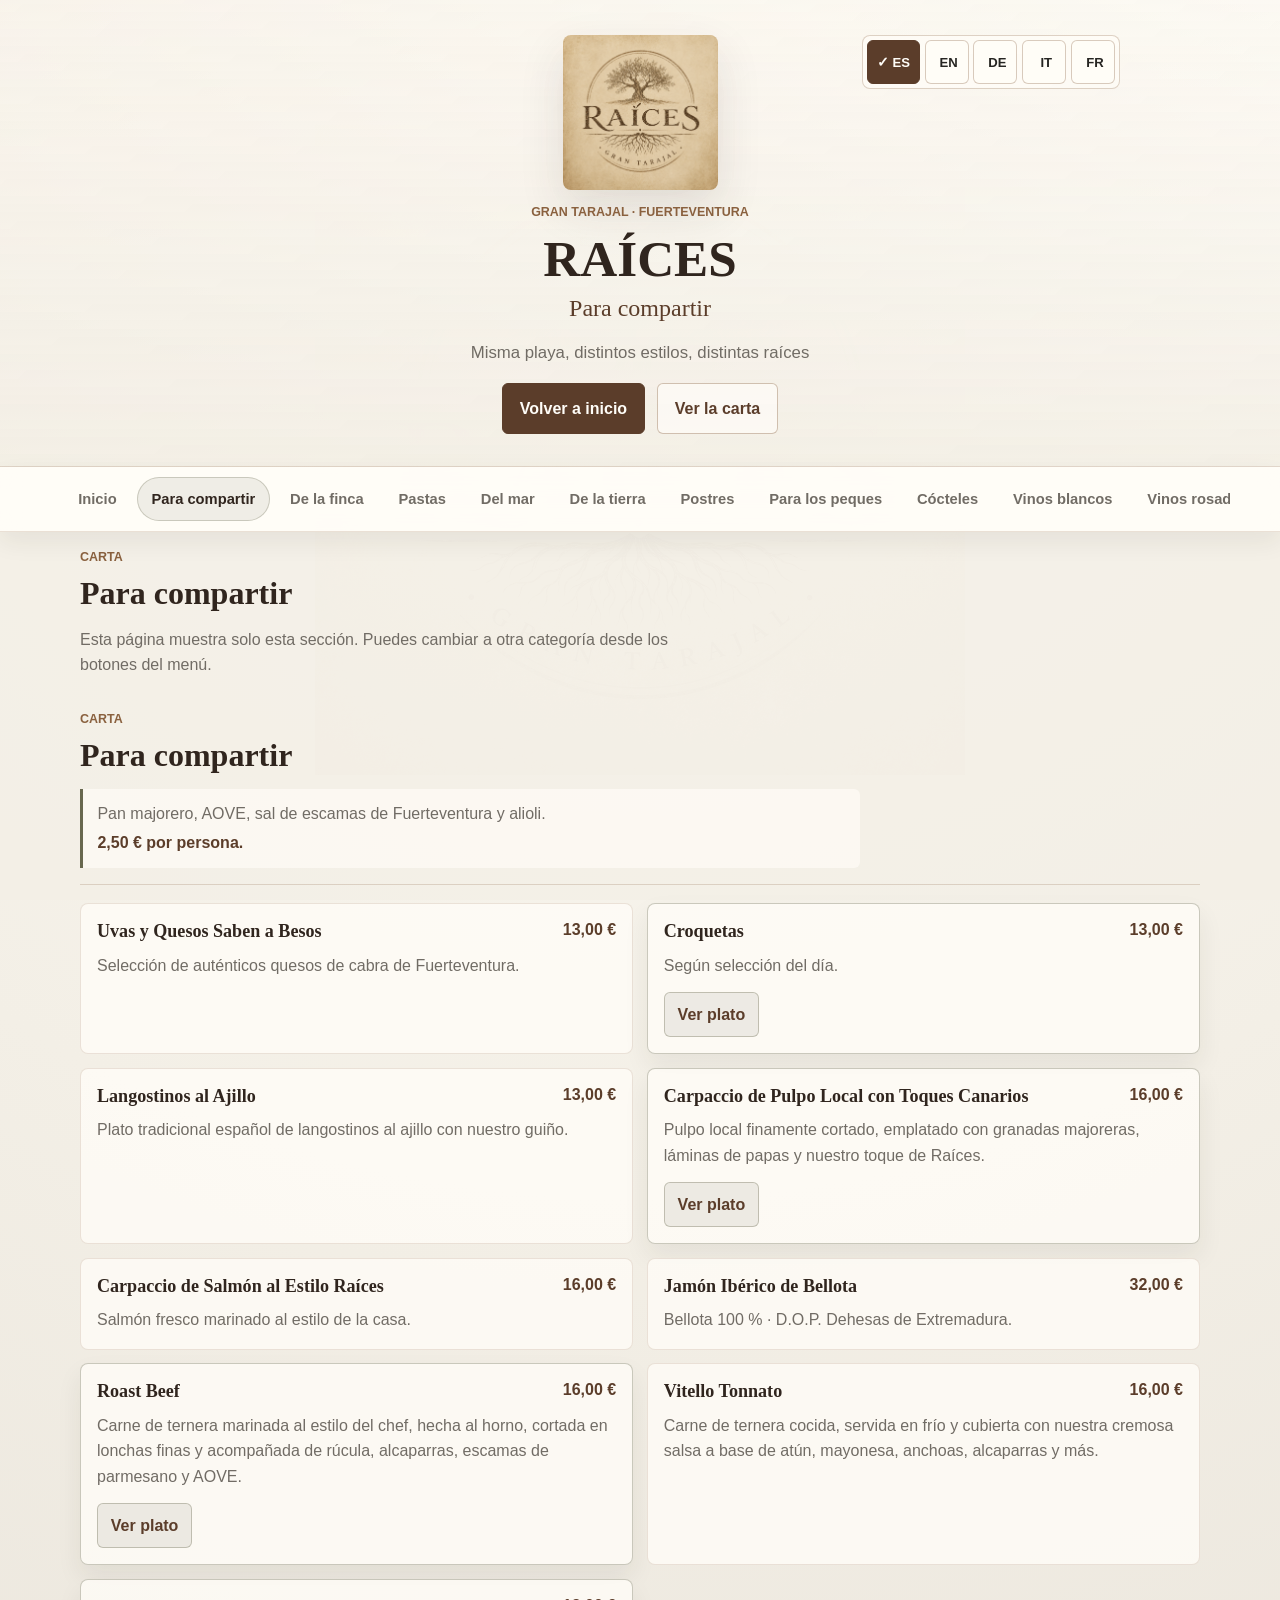
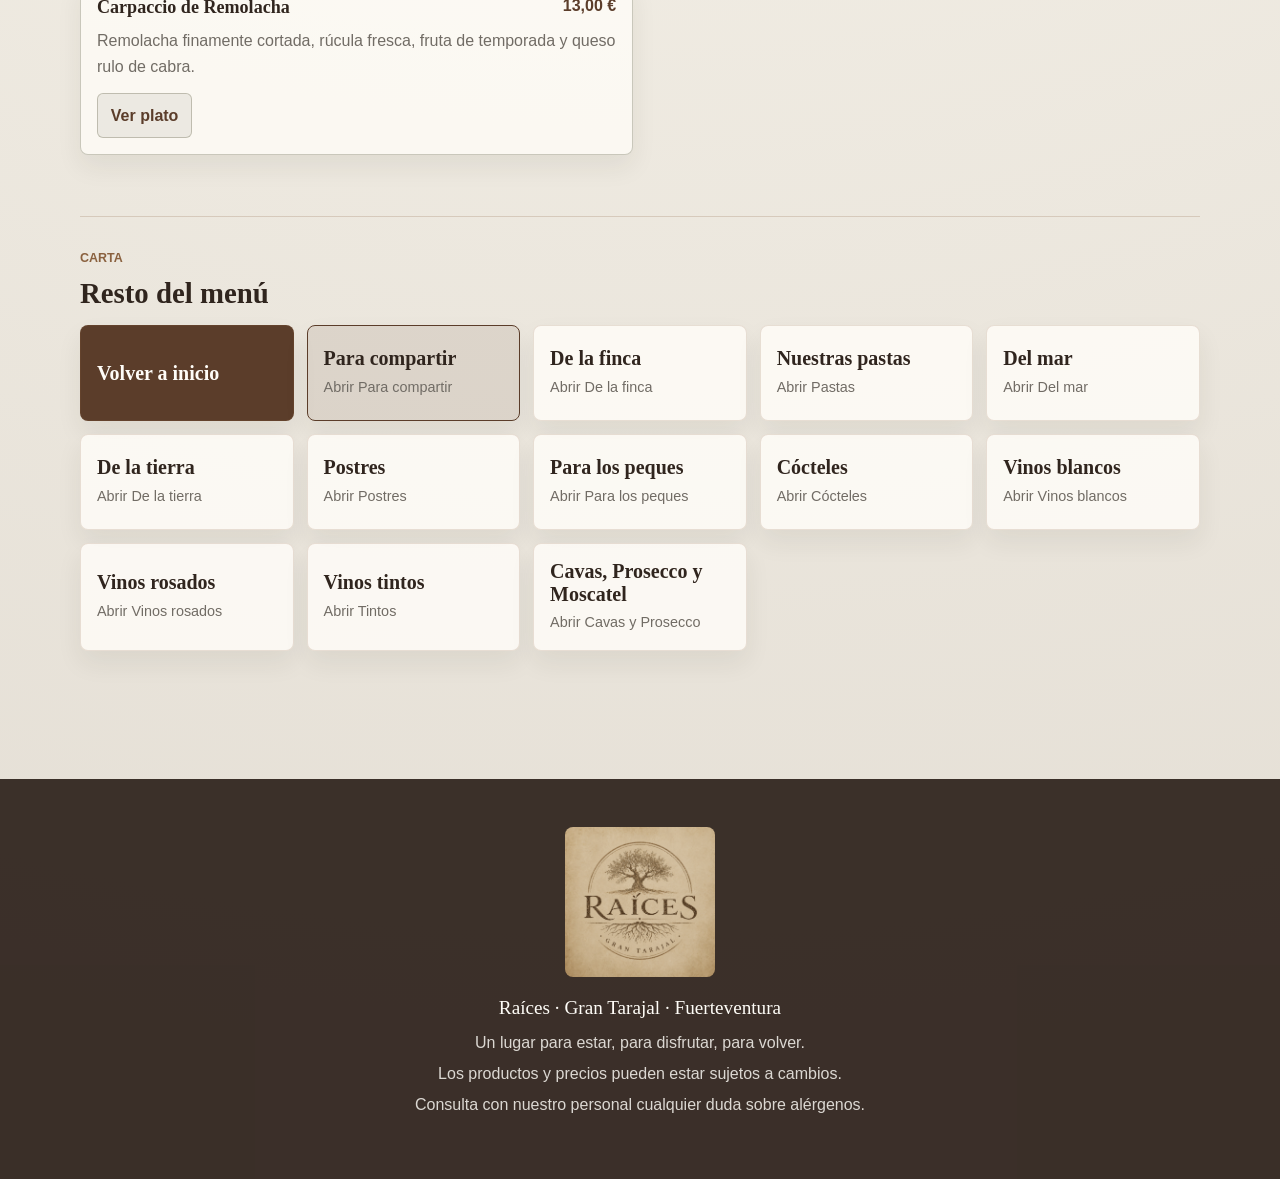
<file: raices-menu/para-compartir.html>
<!doctype html>
<html lang="es">
<head>
    <meta charset="utf-8">
    <meta name="viewport" content="width=device-width, initial-scale=1">
    <meta name="theme-color" content="#5b3d2a">
    <meta name="description" content="Carta digital del restaurante Raíces en Gran Tarajal, Fuerteventura.">
    <meta name="apple-mobile-web-app-capable" content="yes">
    <meta name="apple-mobile-web-app-title" content="Raíces">
    <title>Carta Raíces · Gran Tarajal</title>
    <link rel="manifest" href="manifest.webmanifest">
    <link rel="icon" href="assets/icons/icon-192.png" sizes="192x192" type="image/png">
    <link rel="apple-touch-icon" href="assets/icons/icon-192.png">
    <link rel="preload" href="assets/img/logo-raices.png" as="image">
    <link rel="stylesheet" href="css/styles.css">
    <script src="js/menu-data.js" defer></script>
    <script src="js/translations.js" defer></script>
    <script src="js/app.js" defer></script>
</head>
<body data-page="category" data-section-id="para-compartir">
    <a class="skip-link" href="#carta">Saltar a la carta</a>
    <div class="sr-only" id="languageLive" aria-live="polite" aria-atomic="true"></div>
    <header class="hero hero--compact" id="inicio">
        <div class="hero__inner">
            <div class="language-selector" id="languageSelector">
                <button class="language-toggle" id="languageToggle" type="button" aria-expanded="false" aria-controls="languagePanel" aria-label="Cambiar idioma">
                    <span class="language-toggle__icon" aria-hidden="true">◎</span>
                    <span class="language-toggle__label">Idioma</span>
                    <span class="language-toggle__code">ES</span>
                </button>
                <div class="language-panel" id="languagePanel" role="group" aria-label="Selector de idioma"></div>
            </div>
            <img class="hero__logo" src="assets/img/logo-raices.png" alt="Logo de Raíces con raíces de árbol grabadas en madera" width="900" height="832">
            <p class="hero__eyebrow">Gran Tarajal · Fuerteventura</p>
            <h1>RAÍCES</h1>
            <p class="hero__kicker">Carta</p>
            <p class="hero__tagline">Misma playa, distintos estilos, distintas raíces</p>
            <div class="hero__actions" aria-label="Accesos principales">
                <a class="button button--primary" href="index.html">Inicio</a>
                <a class="button button--secondary" href="#carta">Ver la carta</a>
            </div>
        </div>
    </header>
    <nav class="category-nav" aria-label="Navegación de la carta">
        <div class="category-nav__scroller" id="categoryNav"></div>
    </nav>
    <main>
        <section class="menu section-shell" id="carta" aria-labelledby="carta-title">
            <div class="menu__intro">
                <p class="section-kicker">Carta</p>
                <h2 id="carta-title">Para compartir</h2>
                <p>Producto fresco, cocina cercana y una mesa pensada para disfrutarse sin prisas.</p>
            </div>
            <div id="menuSections" class="menu-sections" aria-live="polite"></div>
        </section>
        <section class="menu-switcher section-shell" aria-labelledby="other-sections-title">
            <p class="section-kicker" id="other-sections-kicker">Carta</p>
            <h2 id="other-sections-title">Resto del menú</h2>
            <div id="categoryChooser" class="category-chooser category-chooser--compact"></div>
        </section>
    </main>
    <footer class="site-footer">
        <div class="site-footer__inner">
            <img src="assets/img/logo-raices.png" alt="Logo de Raíces" width="220" height="203" loading="lazy">
            <p class="site-footer__brand">Raíces · Gran Tarajal · Fuerteventura</p>
            <p>Un lugar para estar, para disfrutar, para volver.</p>
            <p>Los productos y precios pueden estar sujetos a cambios.</p>
            <p>Consulta con nuestro personal cualquier duda sobre alérgenos.</p>
        </div>
    </footer>
    <button class="back-to-top" type="button" aria-label="Volver arriba"><span aria-hidden="true">↑</span></button>
    <div class="modal" id="dishModal" hidden>
        <div class="modal__backdrop" data-modal-close></div>
        <section class="modal__dialog" role="dialog" aria-modal="true" aria-labelledby="modalTitle" aria-describedby="modalDescription" tabindex="-1">
            <button class="modal__close" type="button" aria-label="Cerrar ficha del plato" data-modal-close>×</button>
            <div class="modal__media"><img id="modalImage" src="assets/img/platos/placeholder-plato.svg" alt="" width="960" height="640" loading="lazy"></div>
            <div class="modal__content">
                <p class="section-kicker">Ver plato</p>
                <h2 id="modalTitle"></h2>
                <p class="modal__price" id="modalPrice"></p>
                <p id="modalDescription"></p>
                <div id="modalLongDescription"></div>
                <div id="modalIngredients"></div>
                <div id="modalAllergens"></div>
                <button class="button button--primary" type="button" data-modal-close>Cerrar</button>
            </div>
        </section>
    </div>
</body>
</html>
</file>
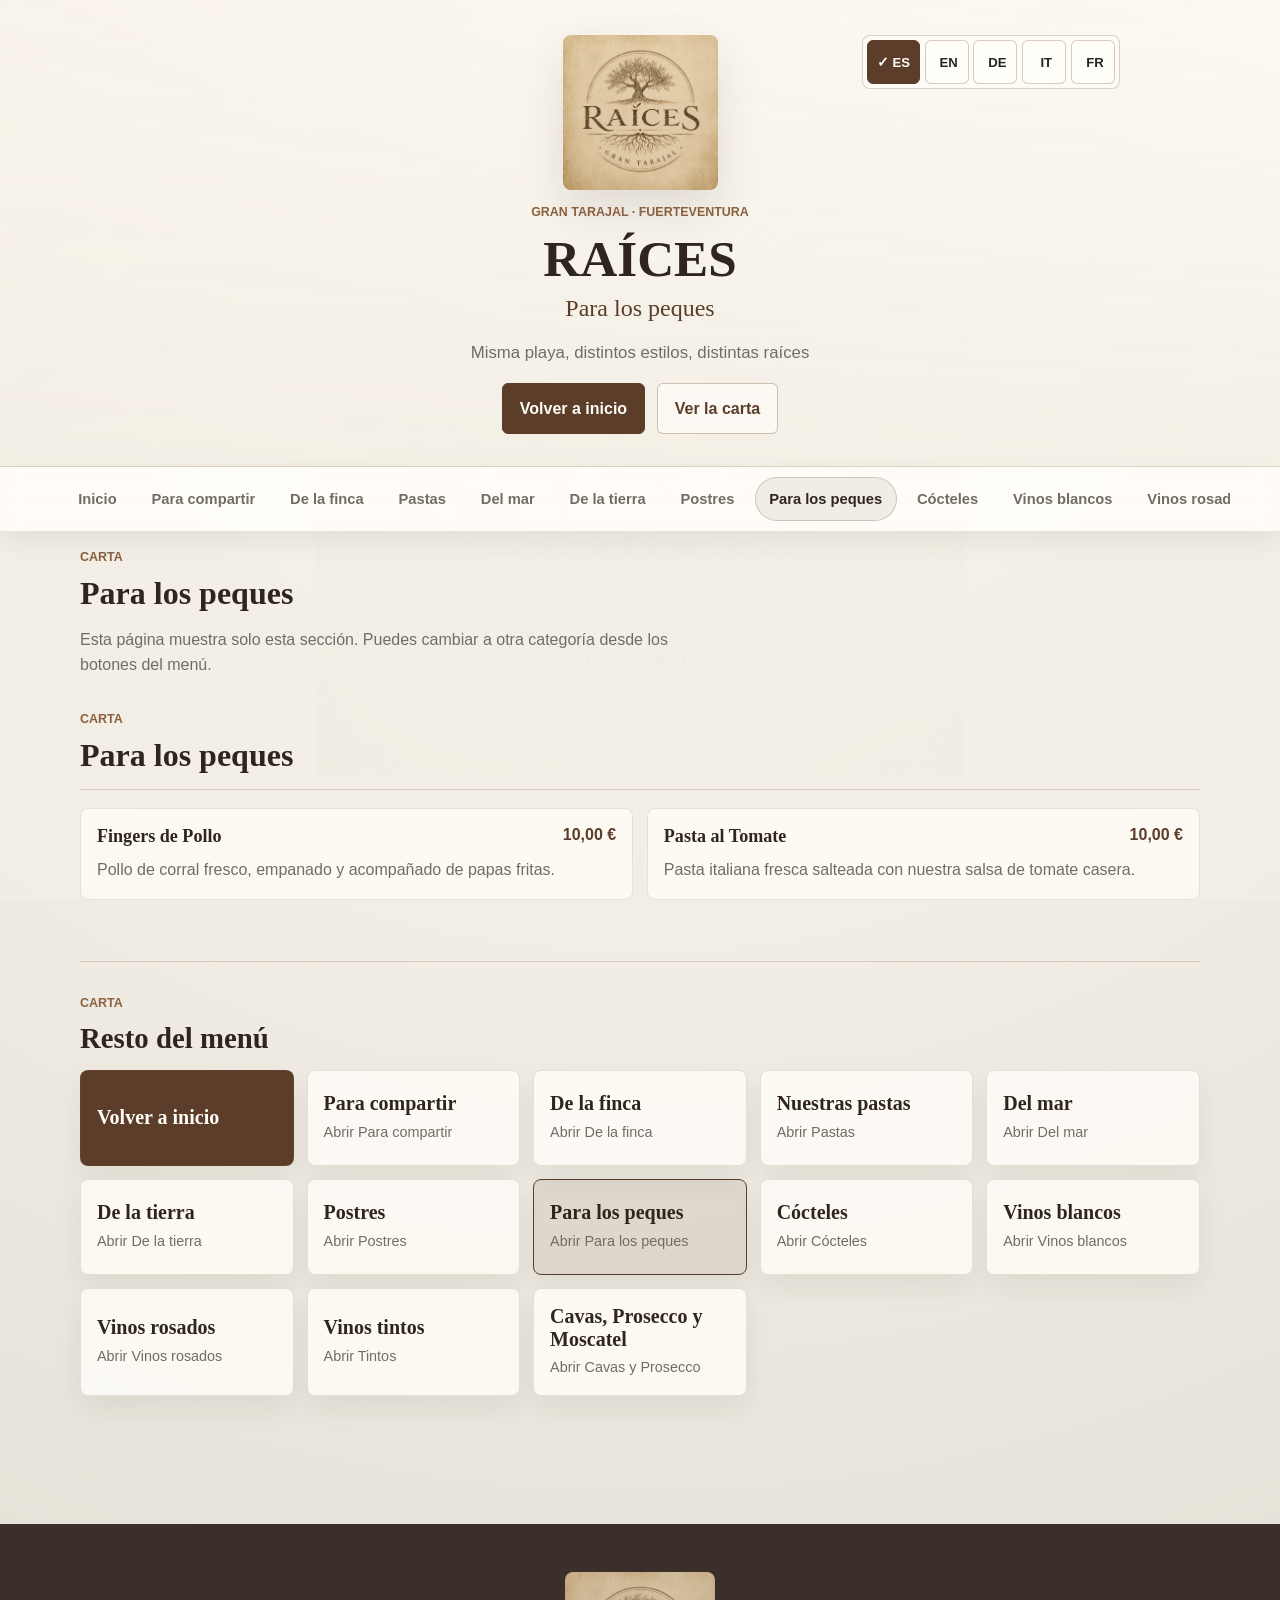
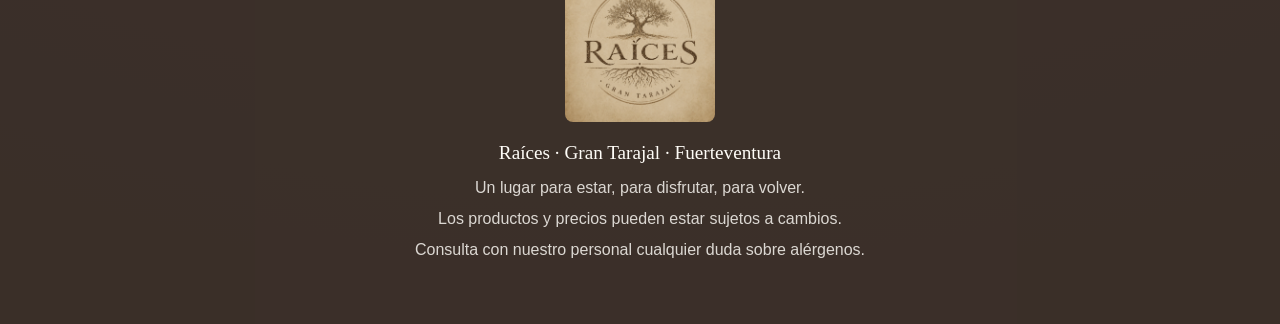
<file: raices-menu/para-los-peques.html>
<!doctype html>
<html lang="es">
<head>
    <meta charset="utf-8"><meta name="viewport" content="width=device-width, initial-scale=1"><meta name="theme-color" content="#5b3d2a"><meta name="description" content="Carta digital del restaurante Raíces en Gran Tarajal, Fuerteventura."><meta name="apple-mobile-web-app-capable" content="yes"><meta name="apple-mobile-web-app-title" content="Raíces"><title>Carta Raíces · Gran Tarajal</title><link rel="manifest" href="manifest.webmanifest"><link rel="icon" href="assets/icons/icon-192.png" sizes="192x192" type="image/png"><link rel="apple-touch-icon" href="assets/icons/icon-192.png"><link rel="preload" href="assets/img/logo-raices.png" as="image"><link rel="stylesheet" href="css/styles.css"><script src="js/menu-data.js" defer></script><script src="js/translations.js" defer></script><script src="js/app.js" defer></script>
</head>
<body data-page="category" data-section-id="para-los-peques">
    <a class="skip-link" href="#carta">Saltar a la carta</a><div class="sr-only" id="languageLive" aria-live="polite" aria-atomic="true"></div>
    <header class="hero hero--compact" id="inicio"><div class="hero__inner"><div class="language-selector" id="languageSelector"><button class="language-toggle" id="languageToggle" type="button" aria-expanded="false" aria-controls="languagePanel" aria-label="Cambiar idioma"><span class="language-toggle__icon" aria-hidden="true">◎</span><span class="language-toggle__label">Idioma</span><span class="language-toggle__code">ES</span></button><div class="language-panel" id="languagePanel" role="group" aria-label="Selector de idioma"></div></div><img class="hero__logo" src="assets/img/logo-raices.png" alt="Logo de Raíces con raíces de árbol grabadas en madera" width="900" height="832"><p class="hero__eyebrow">Gran Tarajal · Fuerteventura</p><h1>RAÍCES</h1><p class="hero__kicker">Carta</p><p class="hero__tagline">Misma playa, distintos estilos, distintas raíces</p><div class="hero__actions" aria-label="Accesos principales"><a class="button button--primary" href="index.html">Inicio</a><a class="button button--secondary" href="#carta">Ver la carta</a></div></div></header>
    <nav class="category-nav" aria-label="Navegación de la carta"><div class="category-nav__scroller" id="categoryNav"></div></nav>
    <main><section class="menu section-shell" id="carta" aria-labelledby="carta-title"><div class="menu__intro"><p class="section-kicker">Carta</p><h2 id="carta-title">Para los peques</h2><p>Producto fresco, cocina cercana y una mesa pensada para disfrutarse sin prisas.</p></div><div id="menuSections" class="menu-sections" aria-live="polite"></div></section><section class="menu-switcher section-shell" aria-labelledby="other-sections-title"><p class="section-kicker" id="other-sections-kicker">Carta</p><h2 id="other-sections-title">Resto del menú</h2><div id="categoryChooser" class="category-chooser category-chooser--compact"></div></section></main>
    <footer class="site-footer"><div class="site-footer__inner"><img src="assets/img/logo-raices.png" alt="Logo de Raíces" width="220" height="203" loading="lazy"><p class="site-footer__brand">Raíces · Gran Tarajal · Fuerteventura</p><p>Un lugar para estar, para disfrutar, para volver.</p><p>Los productos y precios pueden estar sujetos a cambios.</p><p>Consulta con nuestro personal cualquier duda sobre alérgenos.</p></div></footer><button class="back-to-top" type="button" aria-label="Volver arriba"><span aria-hidden="true">↑</span></button>
    <div class="modal" id="dishModal" hidden><div class="modal__backdrop" data-modal-close></div><section class="modal__dialog" role="dialog" aria-modal="true" aria-labelledby="modalTitle" aria-describedby="modalDescription" tabindex="-1"><button class="modal__close" type="button" aria-label="Cerrar ficha del plato" data-modal-close>×</button><div class="modal__media"><img id="modalImage" src="assets/img/platos/placeholder-plato.svg" alt="" width="960" height="640" loading="lazy"></div><div class="modal__content"><p class="section-kicker">Ver plato</p><h2 id="modalTitle"></h2><p class="modal__price" id="modalPrice"></p><p id="modalDescription"></p><div id="modalLongDescription"></div><div id="modalIngredients"></div><div id="modalAllergens"></div><button class="button button--primary" type="button" data-modal-close>Cerrar</button></div></section></div>
</body>
</html>
</file>
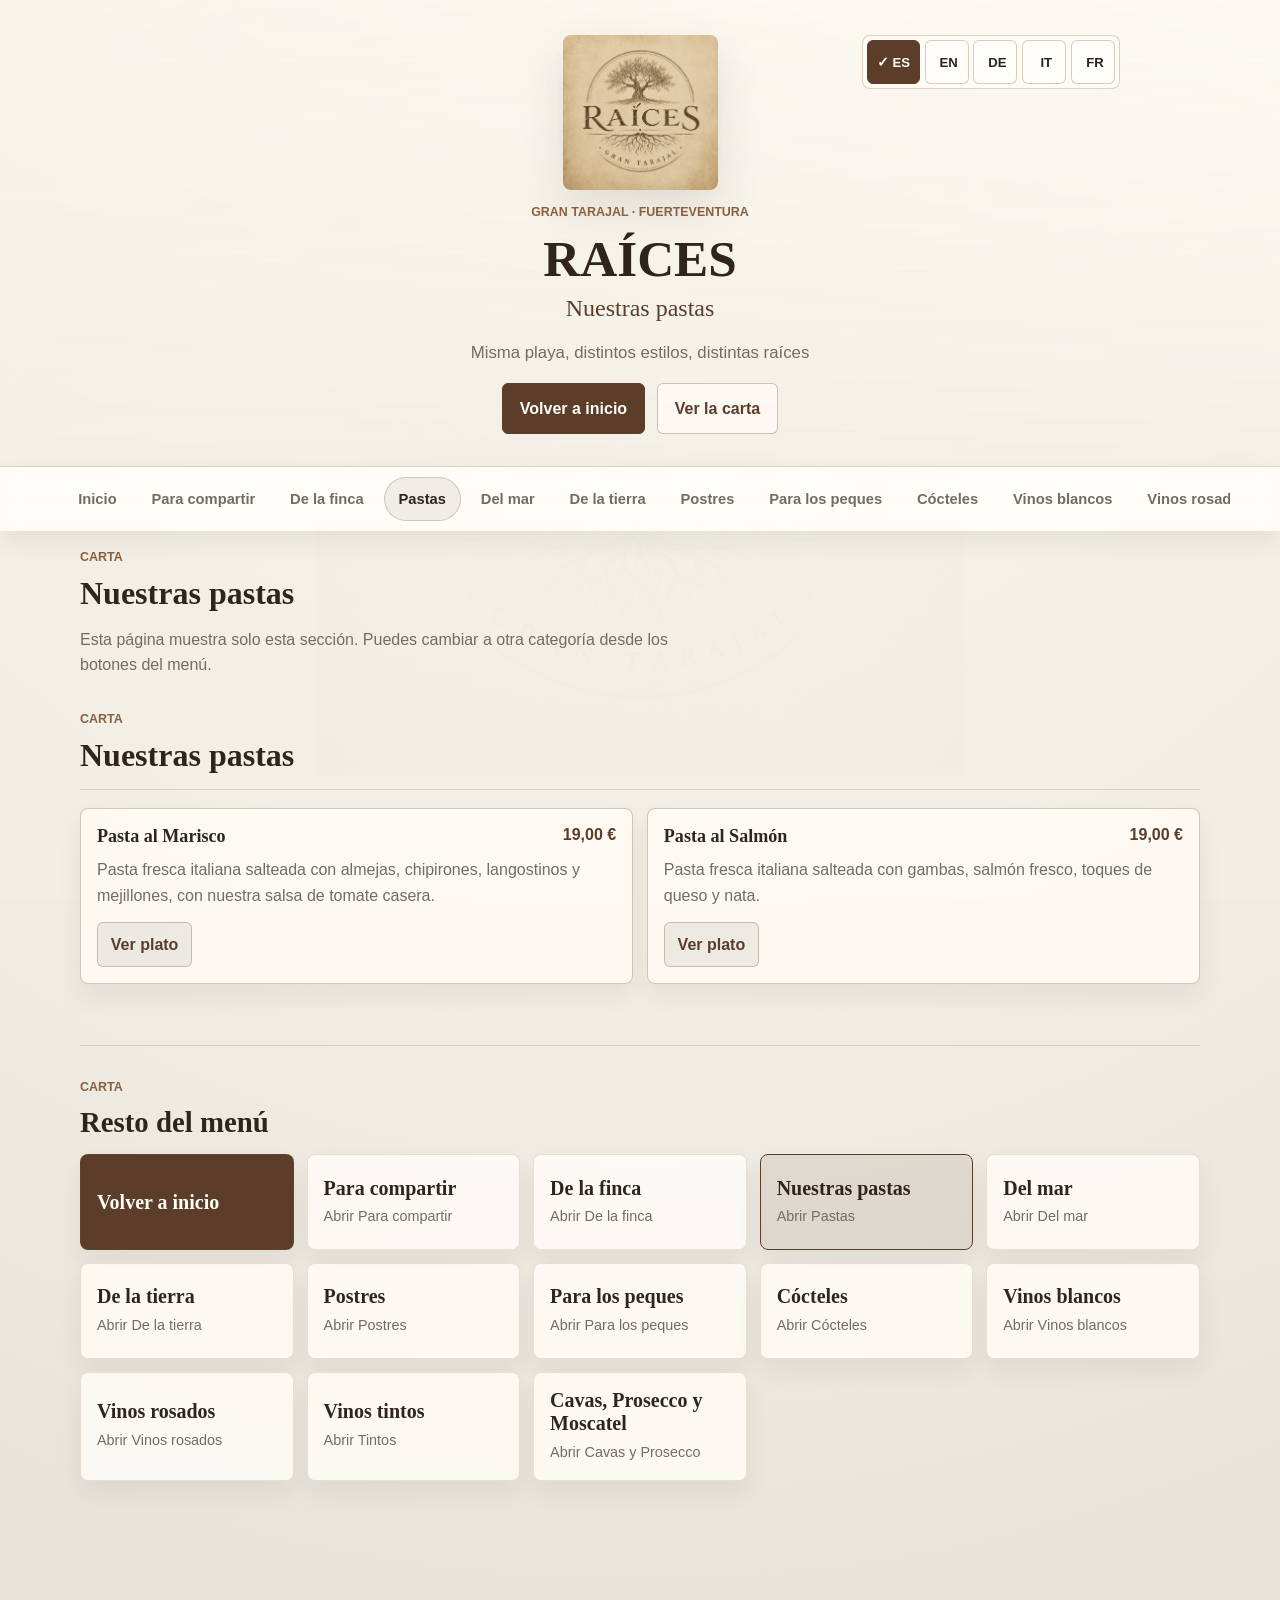
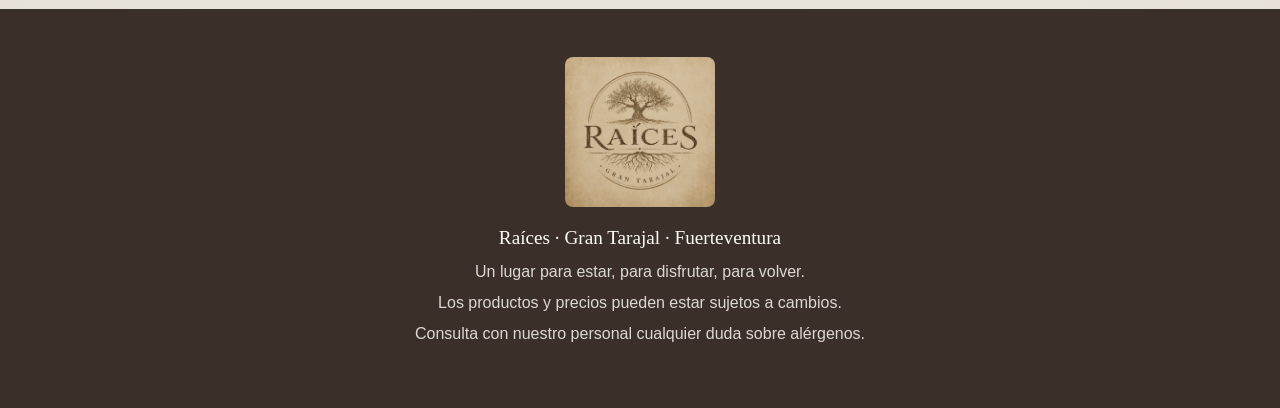
<file: raices-menu/pastas.html>
<!doctype html>
<html lang="es">
<head>
    <meta charset="utf-8">
    <meta name="viewport" content="width=device-width, initial-scale=1">
    <meta name="theme-color" content="#5b3d2a">
    <meta name="description" content="Carta digital del restaurante Raíces en Gran Tarajal, Fuerteventura.">
    <meta name="apple-mobile-web-app-capable" content="yes">
    <meta name="apple-mobile-web-app-title" content="Raíces">
    <title>Carta Raíces · Gran Tarajal</title>
    <link rel="manifest" href="manifest.webmanifest">
    <link rel="icon" href="assets/icons/icon-192.png" sizes="192x192" type="image/png">
    <link rel="apple-touch-icon" href="assets/icons/icon-192.png">
    <link rel="preload" href="assets/img/logo-raices.png" as="image">
    <link rel="stylesheet" href="css/styles.css">
    <script src="js/menu-data.js" defer></script>
    <script src="js/translations.js" defer></script>
    <script src="js/app.js" defer></script>
</head>
<body data-page="category" data-section-id="pastas">
    <a class="skip-link" href="#carta">Saltar a la carta</a><div class="sr-only" id="languageLive" aria-live="polite" aria-atomic="true"></div>
    <header class="hero hero--compact" id="inicio"><div class="hero__inner"><div class="language-selector" id="languageSelector"><button class="language-toggle" id="languageToggle" type="button" aria-expanded="false" aria-controls="languagePanel" aria-label="Cambiar idioma"><span class="language-toggle__icon" aria-hidden="true">◎</span><span class="language-toggle__label">Idioma</span><span class="language-toggle__code">ES</span></button><div class="language-panel" id="languagePanel" role="group" aria-label="Selector de idioma"></div></div><img class="hero__logo" src="assets/img/logo-raices.png" alt="Logo de Raíces con raíces de árbol grabadas en madera" width="900" height="832"><p class="hero__eyebrow">Gran Tarajal · Fuerteventura</p><h1>RAÍCES</h1><p class="hero__kicker">Carta</p><p class="hero__tagline">Misma playa, distintos estilos, distintas raíces</p><div class="hero__actions" aria-label="Accesos principales"><a class="button button--primary" href="index.html">Inicio</a><a class="button button--secondary" href="#carta">Ver la carta</a></div></div></header>
    <nav class="category-nav" aria-label="Navegación de la carta"><div class="category-nav__scroller" id="categoryNav"></div></nav>
    <main><section class="menu section-shell" id="carta" aria-labelledby="carta-title"><div class="menu__intro"><p class="section-kicker">Carta</p><h2 id="carta-title">Nuestras pastas</h2><p>Producto fresco, cocina cercana y una mesa pensada para disfrutarse sin prisas.</p></div><div id="menuSections" class="menu-sections" aria-live="polite"></div></section><section class="menu-switcher section-shell" aria-labelledby="other-sections-title"><p class="section-kicker" id="other-sections-kicker">Carta</p><h2 id="other-sections-title">Resto del menú</h2><div id="categoryChooser" class="category-chooser category-chooser--compact"></div></section></main>
    <footer class="site-footer"><div class="site-footer__inner"><img src="assets/img/logo-raices.png" alt="Logo de Raíces" width="220" height="203" loading="lazy"><p class="site-footer__brand">Raíces · Gran Tarajal · Fuerteventura</p><p>Un lugar para estar, para disfrutar, para volver.</p><p>Los productos y precios pueden estar sujetos a cambios.</p><p>Consulta con nuestro personal cualquier duda sobre alérgenos.</p></div></footer><button class="back-to-top" type="button" aria-label="Volver arriba"><span aria-hidden="true">↑</span></button>
    <div class="modal" id="dishModal" hidden><div class="modal__backdrop" data-modal-close></div><section class="modal__dialog" role="dialog" aria-modal="true" aria-labelledby="modalTitle" aria-describedby="modalDescription" tabindex="-1"><button class="modal__close" type="button" aria-label="Cerrar ficha del plato" data-modal-close>×</button><div class="modal__media"><img id="modalImage" src="assets/img/platos/placeholder-plato.svg" alt="" width="960" height="640" loading="lazy"></div><div class="modal__content"><p class="section-kicker">Ver plato</p><h2 id="modalTitle"></h2><p class="modal__price" id="modalPrice"></p><p id="modalDescription"></p><div id="modalLongDescription"></div><div id="modalIngredients"></div><div id="modalAllergens"></div><button class="button button--primary" type="button" data-modal-close>Cerrar</button></div></section></div>
</body>
</html>
</file>
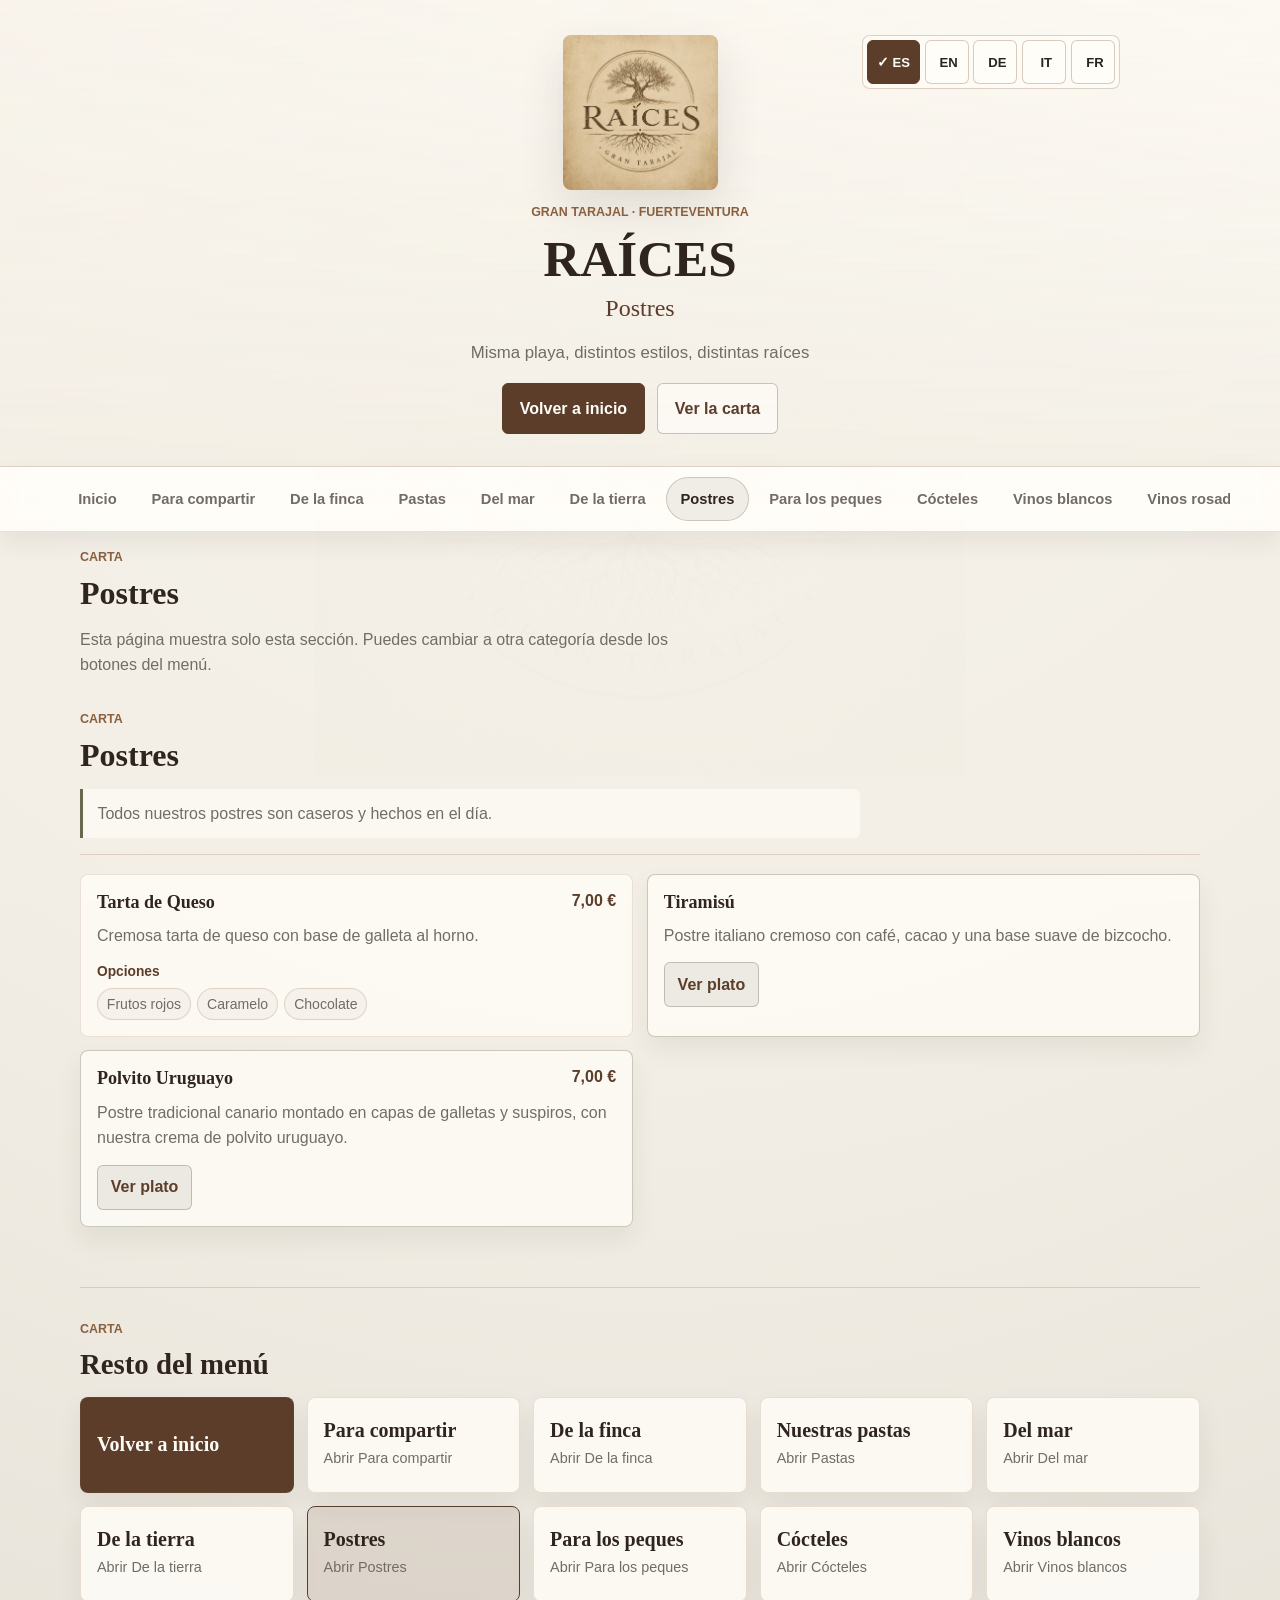
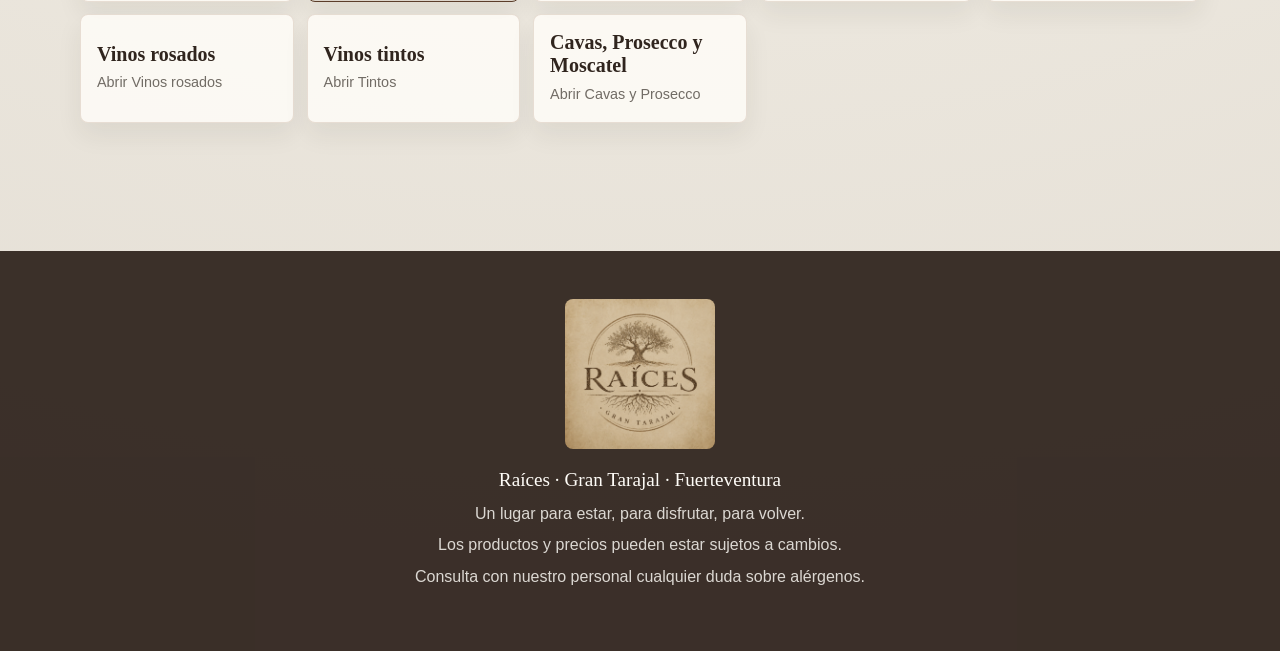
<file: raices-menu/postres.html>
<!doctype html>
<html lang="es">
<head>
    <meta charset="utf-8"><meta name="viewport" content="width=device-width, initial-scale=1"><meta name="theme-color" content="#5b3d2a"><meta name="description" content="Carta digital del restaurante Raíces en Gran Tarajal, Fuerteventura."><meta name="apple-mobile-web-app-capable" content="yes"><meta name="apple-mobile-web-app-title" content="Raíces"><title>Carta Raíces · Gran Tarajal</title><link rel="manifest" href="manifest.webmanifest"><link rel="icon" href="assets/icons/icon-192.png" sizes="192x192" type="image/png"><link rel="apple-touch-icon" href="assets/icons/icon-192.png"><link rel="preload" href="assets/img/logo-raices.png" as="image"><link rel="stylesheet" href="css/styles.css"><script src="js/menu-data.js" defer></script><script src="js/translations.js" defer></script><script src="js/app.js" defer></script>
</head>
<body data-page="category" data-section-id="postres">
    <a class="skip-link" href="#carta">Saltar a la carta</a><div class="sr-only" id="languageLive" aria-live="polite" aria-atomic="true"></div>
    <header class="hero hero--compact" id="inicio"><div class="hero__inner"><div class="language-selector" id="languageSelector"><button class="language-toggle" id="languageToggle" type="button" aria-expanded="false" aria-controls="languagePanel" aria-label="Cambiar idioma"><span class="language-toggle__icon" aria-hidden="true">◎</span><span class="language-toggle__label">Idioma</span><span class="language-toggle__code">ES</span></button><div class="language-panel" id="languagePanel" role="group" aria-label="Selector de idioma"></div></div><img class="hero__logo" src="assets/img/logo-raices.png" alt="Logo de Raíces con raíces de árbol grabadas en madera" width="900" height="832"><p class="hero__eyebrow">Gran Tarajal · Fuerteventura</p><h1>RAÍCES</h1><p class="hero__kicker">Carta</p><p class="hero__tagline">Misma playa, distintos estilos, distintas raíces</p><div class="hero__actions" aria-label="Accesos principales"><a class="button button--primary" href="index.html">Inicio</a><a class="button button--secondary" href="#carta">Ver la carta</a></div></div></header>
    <nav class="category-nav" aria-label="Navegación de la carta"><div class="category-nav__scroller" id="categoryNav"></div></nav>
    <main><section class="menu section-shell" id="carta" aria-labelledby="carta-title"><div class="menu__intro"><p class="section-kicker">Carta</p><h2 id="carta-title">Postres</h2><p>Producto fresco, cocina cercana y una mesa pensada para disfrutarse sin prisas.</p></div><div id="menuSections" class="menu-sections" aria-live="polite"></div></section><section class="menu-switcher section-shell" aria-labelledby="other-sections-title"><p class="section-kicker" id="other-sections-kicker">Carta</p><h2 id="other-sections-title">Resto del menú</h2><div id="categoryChooser" class="category-chooser category-chooser--compact"></div></section></main>
    <footer class="site-footer"><div class="site-footer__inner"><img src="assets/img/logo-raices.png" alt="Logo de Raíces" width="220" height="203" loading="lazy"><p class="site-footer__brand">Raíces · Gran Tarajal · Fuerteventura</p><p>Un lugar para estar, para disfrutar, para volver.</p><p>Los productos y precios pueden estar sujetos a cambios.</p><p>Consulta con nuestro personal cualquier duda sobre alérgenos.</p></div></footer><button class="back-to-top" type="button" aria-label="Volver arriba"><span aria-hidden="true">↑</span></button>
    <div class="modal" id="dishModal" hidden><div class="modal__backdrop" data-modal-close></div><section class="modal__dialog" role="dialog" aria-modal="true" aria-labelledby="modalTitle" aria-describedby="modalDescription" tabindex="-1"><button class="modal__close" type="button" aria-label="Cerrar ficha del plato" data-modal-close>×</button><div class="modal__media"><img id="modalImage" src="assets/img/platos/placeholder-plato.svg" alt="" width="960" height="640" loading="lazy"></div><div class="modal__content"><p class="section-kicker">Ver plato</p><h2 id="modalTitle"></h2><p class="modal__price" id="modalPrice"></p><p id="modalDescription"></p><div id="modalLongDescription"></div><div id="modalIngredients"></div><div id="modalAllergens"></div><button class="button button--primary" type="button" data-modal-close>Cerrar</button></div></section></div>
</body>
</html>
</file>
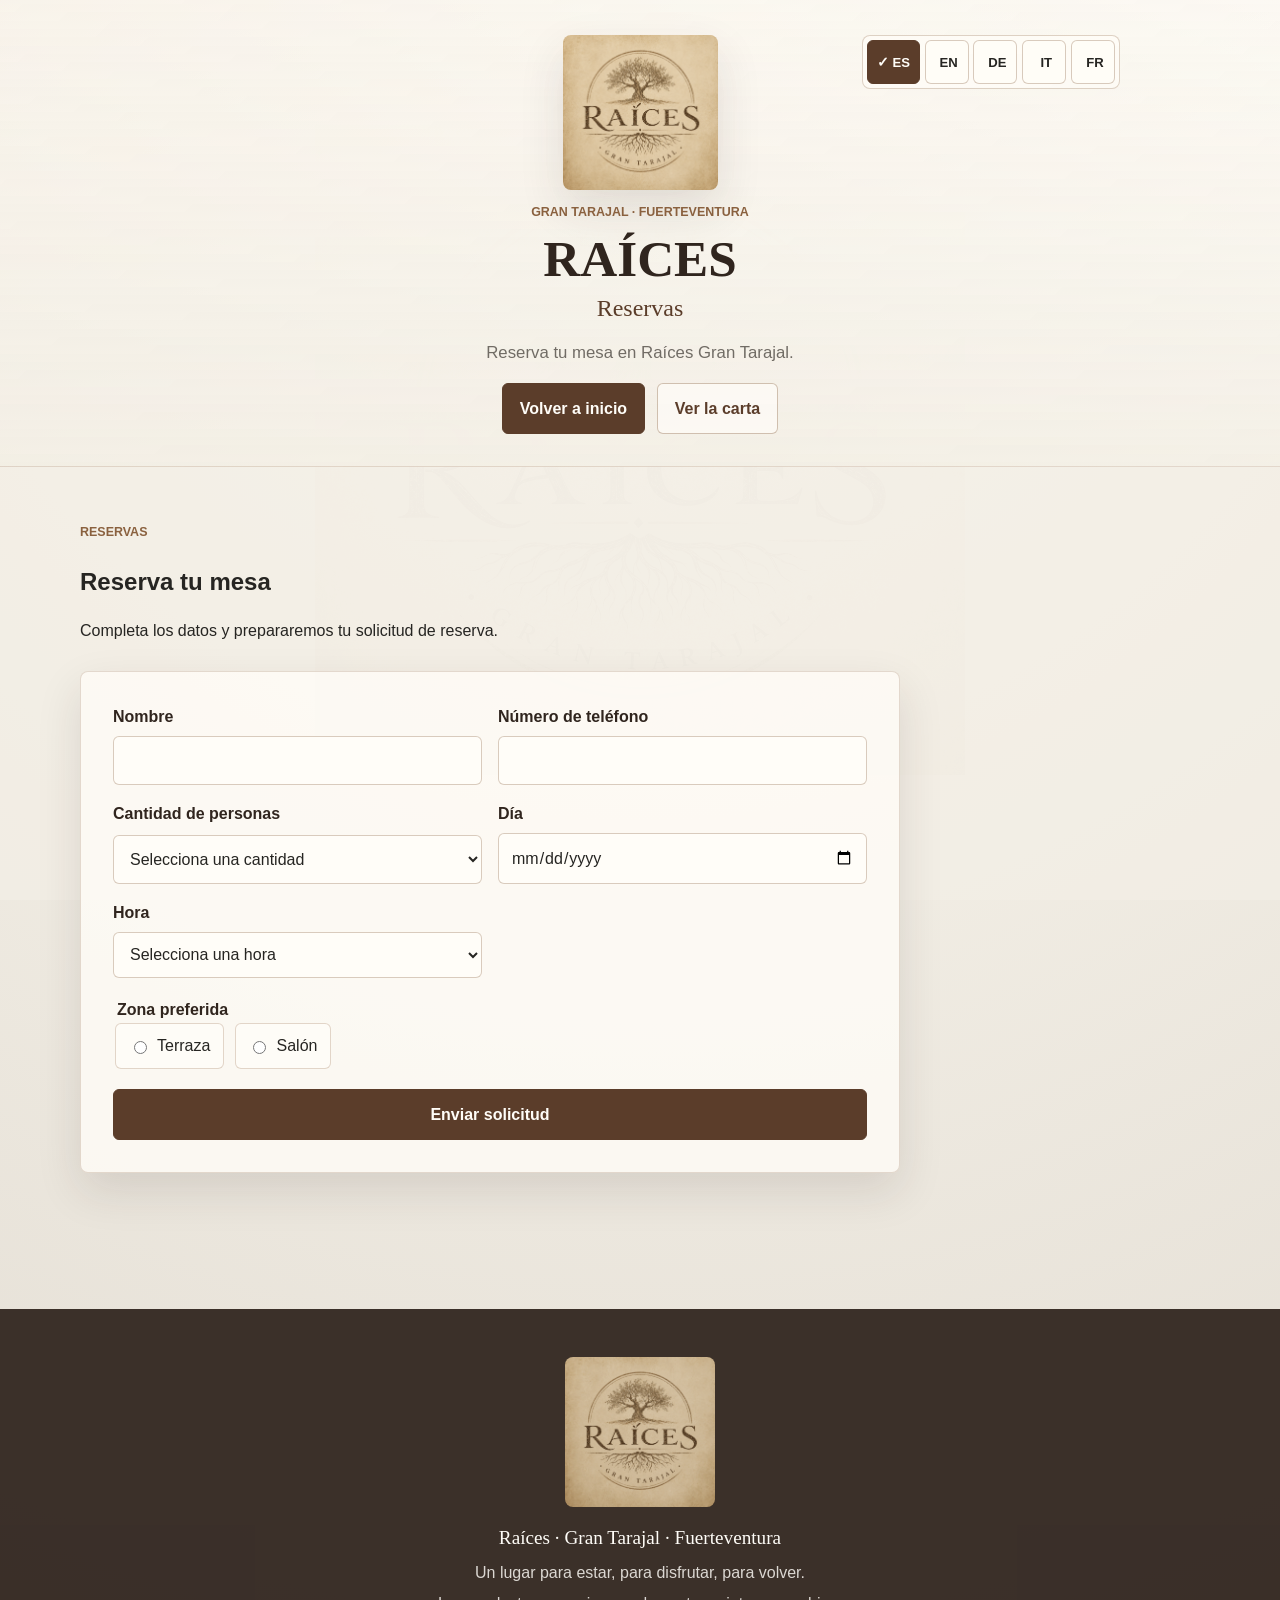
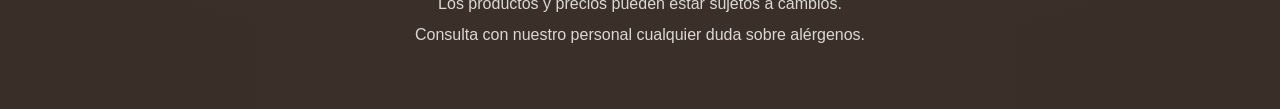
<file: raices-menu/reservas.html>
<!doctype html>
<html lang="es">
<head>
    <meta charset="utf-8">
    <meta name="viewport" content="width=device-width, initial-scale=1">
    <meta name="theme-color" content="#5b3d2a">
    <meta name="description" content="Reserva tu mesa en Raíces Gran Tarajal.">
    <meta name="apple-mobile-web-app-capable" content="yes">
    <meta name="apple-mobile-web-app-title" content="Raíces">
    <title>Reservas · Raíces Gran Tarajal</title>
    <link rel="manifest" href="manifest.webmanifest">
    <link rel="icon" href="assets/icons/icon-192.png" sizes="192x192" type="image/png">
    <link rel="apple-touch-icon" href="assets/icons/icon-192.png">
    <link rel="preload" href="assets/img/logo-raices.png" as="image">
    <link rel="stylesheet" href="css/styles.css">
    <script src="js/menu-data.js" defer></script>
    <script src="js/translations.js" defer></script>
    <script src="js/app.js" defer></script>
</head>
<body data-page="reservation">
    <a class="skip-link" href="#reservas">Saltar a reservas</a>
    <div class="sr-only" id="languageLive" aria-live="polite" aria-atomic="true"></div>

    <header class="hero hero--compact" id="inicio">
        <div class="hero__inner">
            <div class="language-selector" id="languageSelector">
                <button class="language-toggle" id="languageToggle" type="button" aria-expanded="false" aria-controls="languagePanel" aria-label="Cambiar idioma">
                    <span class="language-toggle__icon" aria-hidden="true">◎</span>
                    <span class="language-toggle__label">Idioma</span>
                    <span class="language-toggle__code">ES</span>
                </button>
                <div class="language-panel" id="languagePanel" role="group" aria-label="Selector de idioma"></div>
            </div>
            <img class="hero__logo" src="assets/img/logo-raices.png" alt="Logo de Raíces con raíces de árbol grabadas en madera" width="900" height="832">
            <p class="hero__eyebrow">Gran Tarajal · Fuerteventura</p>
            <h1>RAÍCES</h1>
            <p class="hero__kicker">Reservas</p>
            <p class="hero__tagline">Reserva tu mesa en Raíces Gran Tarajal.</p>
            <div class="hero__actions" aria-label="Accesos principales">
                <a class="button button--primary" href="index.html">Inicio</a>
                <a class="button button--secondary" href="index.html#carta">Ver la carta</a>
            </div>
        </div>
    </header>

    <main>
        <section class="reservation section-shell" id="reservas" aria-labelledby="reservas-title">
            <div class="reservation__intro">
                <p class="section-kicker">Reservas</p>
                <h2 id="reservas-title">Reserva tu mesa</h2>
                <p>Completa los datos y prepararemos tu solicitud de reserva.</p>
            </div>

            <form class="reservation-form" id="reservationForm"
                action="https://formsubmit.co/gamerandres2810@gmail.com" method="POST"
                data-submit-endpoint="https://formsubmit.co/ajax/gamerandres2810@gmail.com">
                <input type="hidden" name="_subject" value="Nueva solicitud de reserva · Raíces Gran Tarajal">
                <input type="hidden" name="_template" value="table">
                <input type="text" name="_honey" hidden tabindex="-1" autocomplete="off">
                <div class="reservation-form__grid">
                    <div class="reservation-field">
                        <label for="reservationName">Nombre</label>
                        <input id="reservationName" name="nombre" type="text" autocomplete="name" required>
                    </div>
                    <div class="reservation-field">
                        <label for="reservationPhone">Número de teléfono</label>
                        <input id="reservationPhone" name="telefono" type="tel" autocomplete="tel" inputmode="tel" required>
                    </div>
                    <div class="reservation-field">
                        <label for="reservationGuests">Cantidad de personas</label>
                        <select id="reservationGuests" name="personas" required>
                            <option value="">Selecciona una cantidad</option>
                            <option>1</option><option>2</option><option>3</option><option>4</option>
                            <option>5</option><option>6</option><option>7</option><option>8</option>
                            <option>9</option><option>10</option><option>11</option><option>12</option>
                            <option>13</option><option>14</option><option>15</option><option>16</option>
                            <option>17</option><option>18</option><option>19</option><option>20</option>
                            <option>21</option><option>22</option><option>23</option><option>24</option>
                            <option>25</option><option>26</option><option>27</option><option>28</option>
                            <option>29</option><option>30</option>
                        </select>
                    </div>
                    <div class="reservation-field">
                        <label for="reservationDate">Día</label>
                        <input id="reservationDate" name="fecha" type="date" required>
                    </div>
                    <div class="reservation-field">
                        <label for="reservationTime">Hora</label>
                        <select id="reservationTime" name="hora" required>
                            <option value="">Selecciona una hora</option>
                            <option>13:00</option><option>13:15</option><option>13:30</option><option>13:45</option>
                            <option>14:00</option><option>14:15</option><option>14:30</option><option>14:45</option>
                            <option>15:00</option><option>15:15</option><option>15:30</option><option>15:45</option>
                            <option>16:00</option><option>16:15</option><option>16:30</option><option>16:45</option>
                            <option>17:00</option><option>17:15</option><option>17:30</option><option>17:45</option>
                            <option>18:00</option><option>18:15</option><option>18:30</option><option>18:45</option>
                            <option>19:00</option><option>19:15</option><option>19:30</option><option>19:45</option>
                            <option>20:00</option><option>20:15</option><option>20:30</option><option>20:45</option>
                            <option>21:00</option><option>21:15</option><option>21:30</option><option>21:45</option>
                        </select>
                    </div>
                </div>

                <fieldset class="reservation-fieldset">
                    <legend>Zona preferida</legend>
                    <div class="reservation-options">
                        <label class="reservation-option"><input type="radio" name="zona" value="Terraza" required> Terraza</label>
                        <label class="reservation-option"><input type="radio" name="zona" value="Salón"> Salón</label>
                    </div>
                </fieldset>

                <button class="button button--primary" type="submit">Enviar solicitud</button>
                <p class="reservation-status" id="reservationStatus" role="status" aria-live="polite"></p>
            </form>
        </section>
    </main>

    <footer class="site-footer">
        <div class="site-footer__inner">
            <img src="assets/img/logo-raices.png" alt="Logo de Raíces" width="220" height="203" loading="lazy">
            <p class="site-footer__brand">Raíces · Gran Tarajal · Fuerteventura</p>
            <p>Un lugar para estar, para disfrutar, para volver.</p>
            <p>Los productos y precios pueden estar sujetos a cambios.</p>
            <p>Consulta con nuestro personal cualquier duda sobre alérgenos.</p>
        </div>
    </footer>

    <button class="back-to-top" type="button" aria-label="Volver arriba"><span aria-hidden="true">↑</span></button>
</body>
</html>
</file>
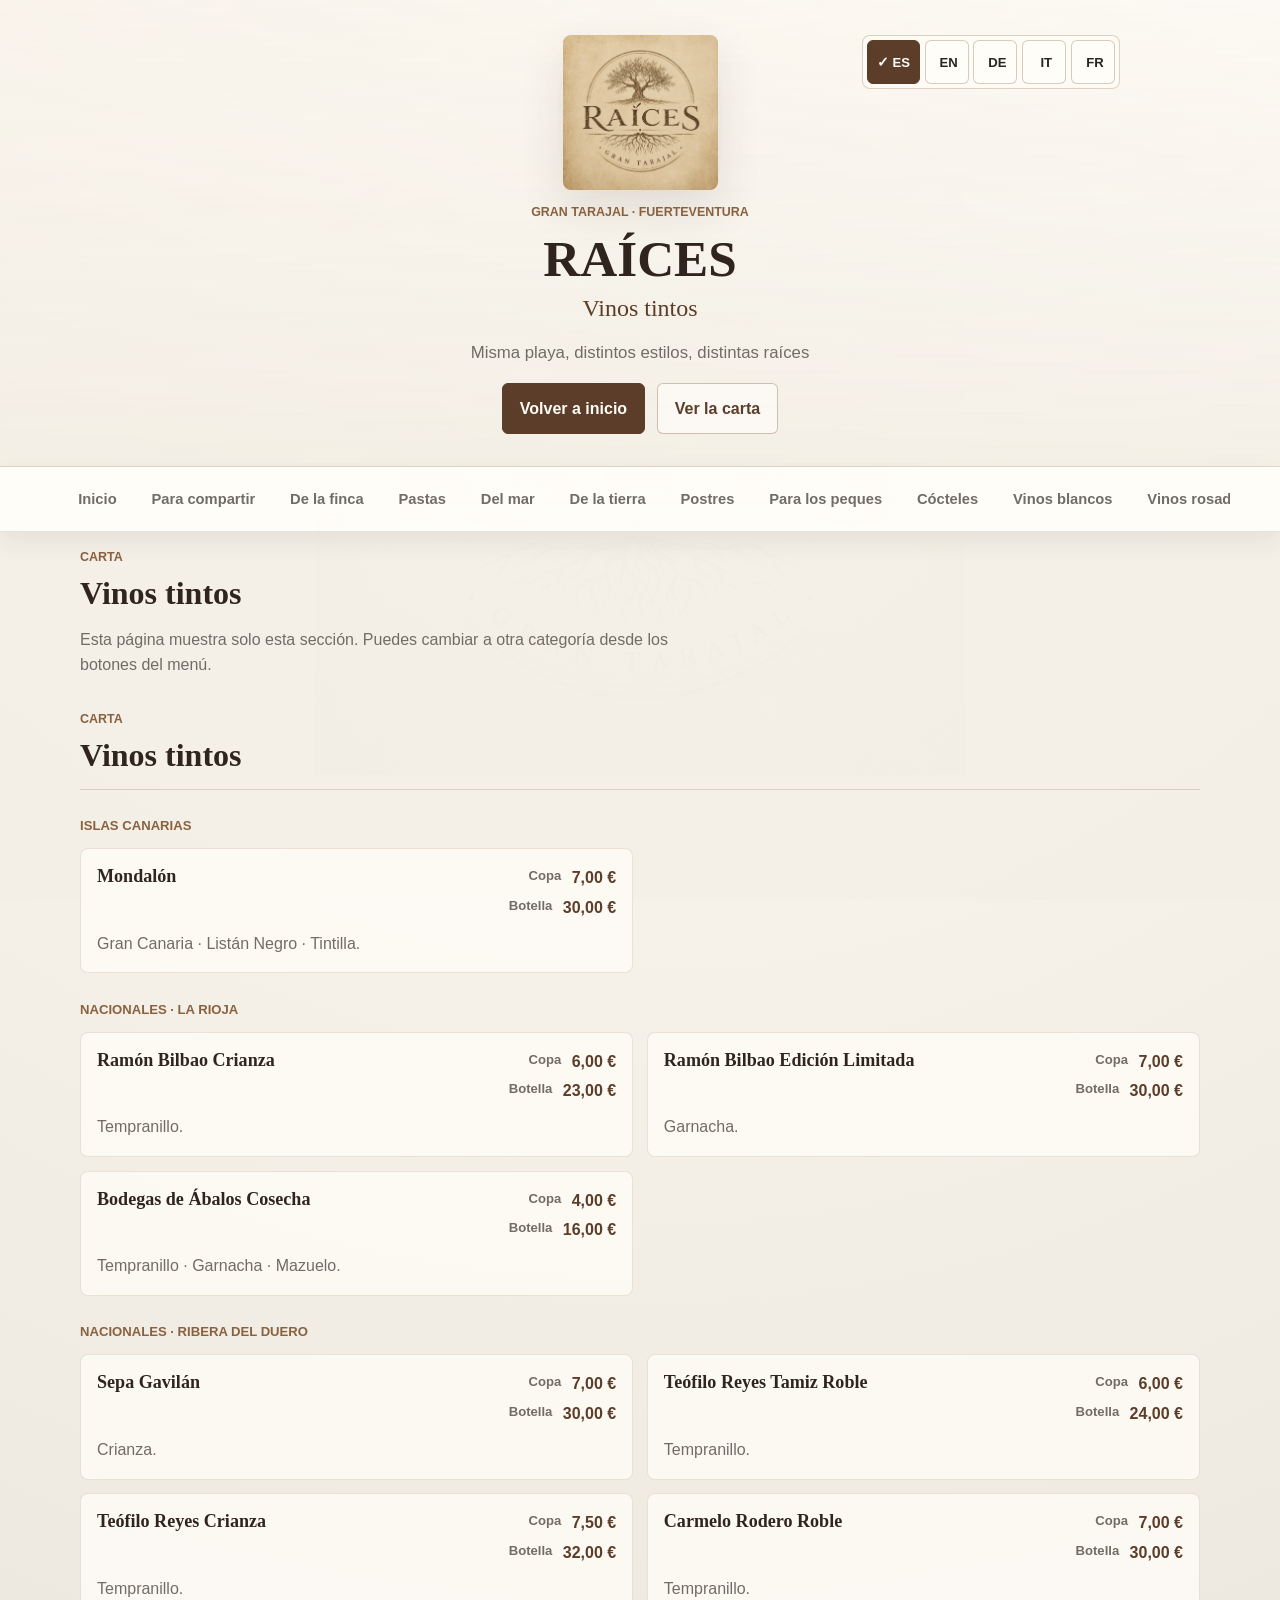
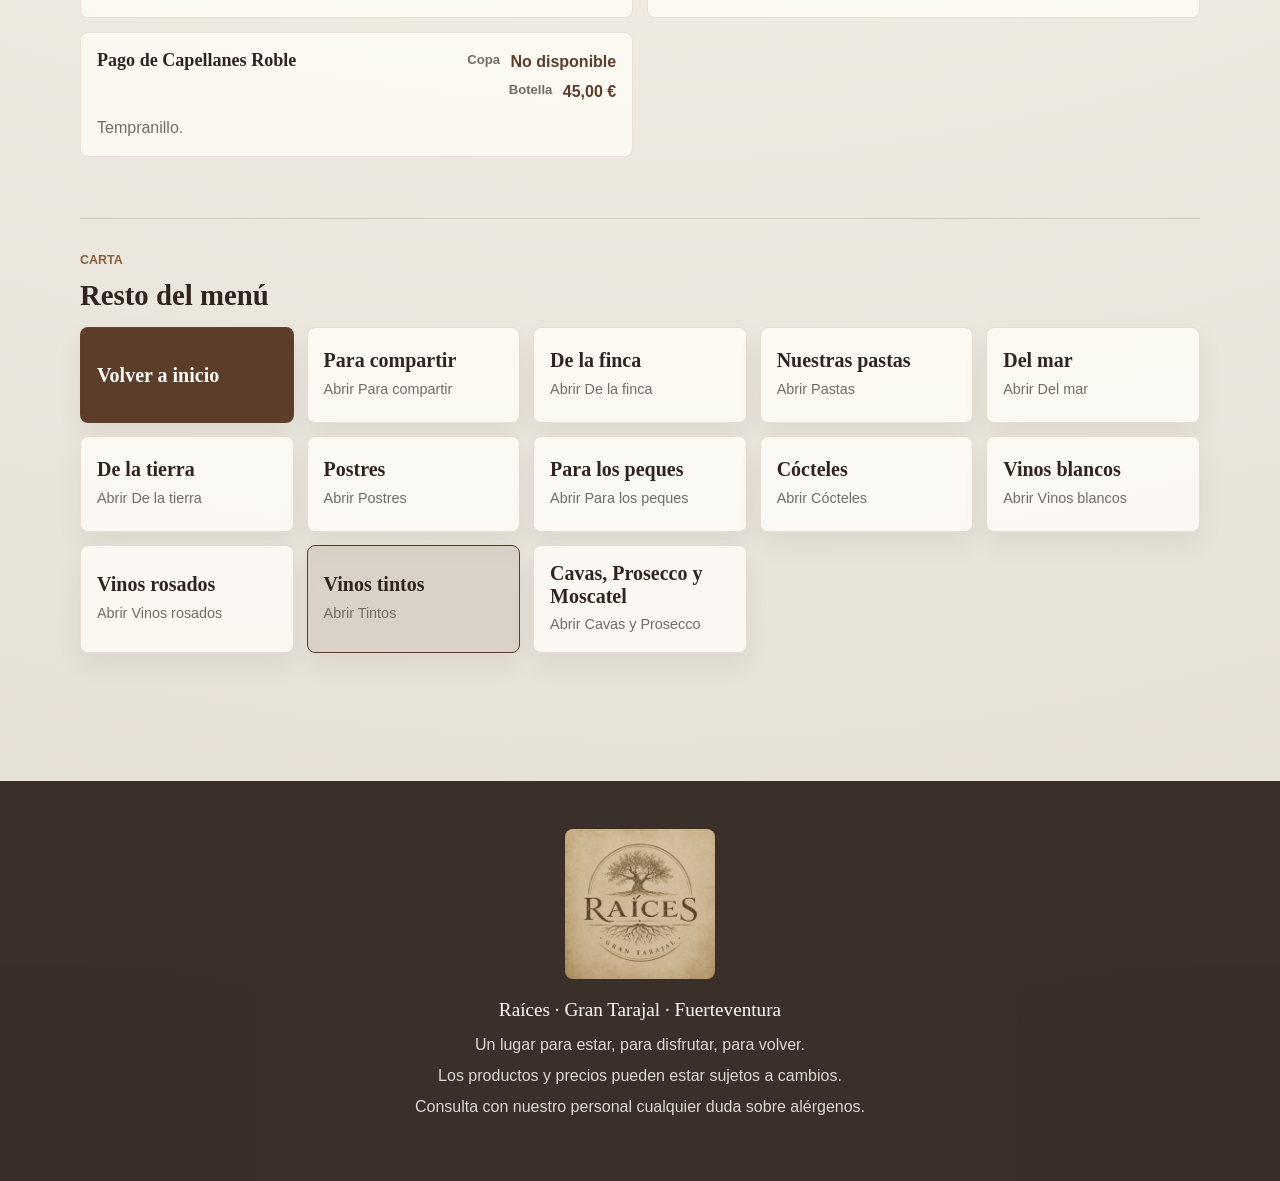
<file: raices-menu/tintos.html>
<!doctype html>
<html lang="es">
<head>
    <meta charset="utf-8"><meta name="viewport" content="width=device-width, initial-scale=1"><meta name="theme-color" content="#5b3d2a"><meta name="description" content="Carta digital del restaurante Raíces en Gran Tarajal, Fuerteventura."><meta name="apple-mobile-web-app-capable" content="yes"><meta name="apple-mobile-web-app-title" content="Raíces"><title>Carta Raíces · Gran Tarajal</title><link rel="manifest" href="manifest.webmanifest"><link rel="icon" href="assets/icons/icon-192.png" sizes="192x192" type="image/png"><link rel="apple-touch-icon" href="assets/icons/icon-192.png"><link rel="preload" href="assets/img/logo-raices.png" as="image"><link rel="stylesheet" href="css/styles.css"><script src="js/menu-data.js" defer></script><script src="js/translations.js" defer></script><script src="js/app.js" defer></script>
</head>
<body data-page="category" data-section-id="tintos">
    <a class="skip-link" href="#carta">Saltar a la carta</a><div class="sr-only" id="languageLive" aria-live="polite" aria-atomic="true"></div>
    <header class="hero hero--compact" id="inicio"><div class="hero__inner"><div class="language-selector" id="languageSelector"><button class="language-toggle" id="languageToggle" type="button" aria-expanded="false" aria-controls="languagePanel" aria-label="Cambiar idioma"><span class="language-toggle__icon" aria-hidden="true">◎</span><span class="language-toggle__label">Idioma</span><span class="language-toggle__code">ES</span></button><div class="language-panel" id="languagePanel" role="group" aria-label="Selector de idioma"></div></div><img class="hero__logo" src="assets/img/logo-raices.png" alt="Logo de Raíces con raíces de árbol grabadas en madera" width="900" height="832"><p class="hero__eyebrow">Gran Tarajal · Fuerteventura</p><h1>RAÍCES</h1><p class="hero__kicker">Carta</p><p class="hero__tagline">Misma playa, distintos estilos, distintas raíces</p><div class="hero__actions" aria-label="Accesos principales"><a class="button button--primary" href="index.html">Inicio</a><a class="button button--secondary" href="#carta">Ver la carta</a></div></div></header>
    <nav class="category-nav" aria-label="Navegación de la carta"><div class="category-nav__scroller" id="categoryNav"></div></nav>
    <main><section class="menu section-shell" id="carta" aria-labelledby="carta-title"><div class="menu__intro"><p class="section-kicker">Carta</p><h2 id="carta-title">Vinos tintos</h2><p>Producto fresco, cocina cercana y una mesa pensada para disfrutarse sin prisas.</p></div><div id="menuSections" class="menu-sections" aria-live="polite"></div></section><section class="menu-switcher section-shell" aria-labelledby="other-sections-title"><p class="section-kicker" id="other-sections-kicker">Carta</p><h2 id="other-sections-title">Resto del menú</h2><div id="categoryChooser" class="category-chooser category-chooser--compact"></div></section></main>
    <footer class="site-footer"><div class="site-footer__inner"><img src="assets/img/logo-raices.png" alt="Logo de Raíces" width="220" height="203" loading="lazy"><p class="site-footer__brand">Raíces · Gran Tarajal · Fuerteventura</p><p>Un lugar para estar, para disfrutar, para volver.</p><p>Los productos y precios pueden estar sujetos a cambios.</p><p>Consulta con nuestro personal cualquier duda sobre alérgenos.</p></div></footer><button class="back-to-top" type="button" aria-label="Volver arriba"><span aria-hidden="true">↑</span></button>
    <div class="modal" id="dishModal" hidden><div class="modal__backdrop" data-modal-close></div><section class="modal__dialog" role="dialog" aria-modal="true" aria-labelledby="modalTitle" aria-describedby="modalDescription" tabindex="-1"><button class="modal__close" type="button" aria-label="Cerrar ficha del plato" data-modal-close>×</button><div class="modal__media"><img id="modalImage" src="assets/img/platos/placeholder-plato.svg" alt="" width="960" height="640" loading="lazy"></div><div class="modal__content"><p class="section-kicker">Ver plato</p><h2 id="modalTitle"></h2><p class="modal__price" id="modalPrice"></p><p id="modalDescription"></p><div id="modalLongDescription"></div><div id="modalIngredients"></div><div id="modalAllergens"></div><button class="button button--primary" type="button" data-modal-close>Cerrar</button></div></section></div>
</body>
</html>
</file>
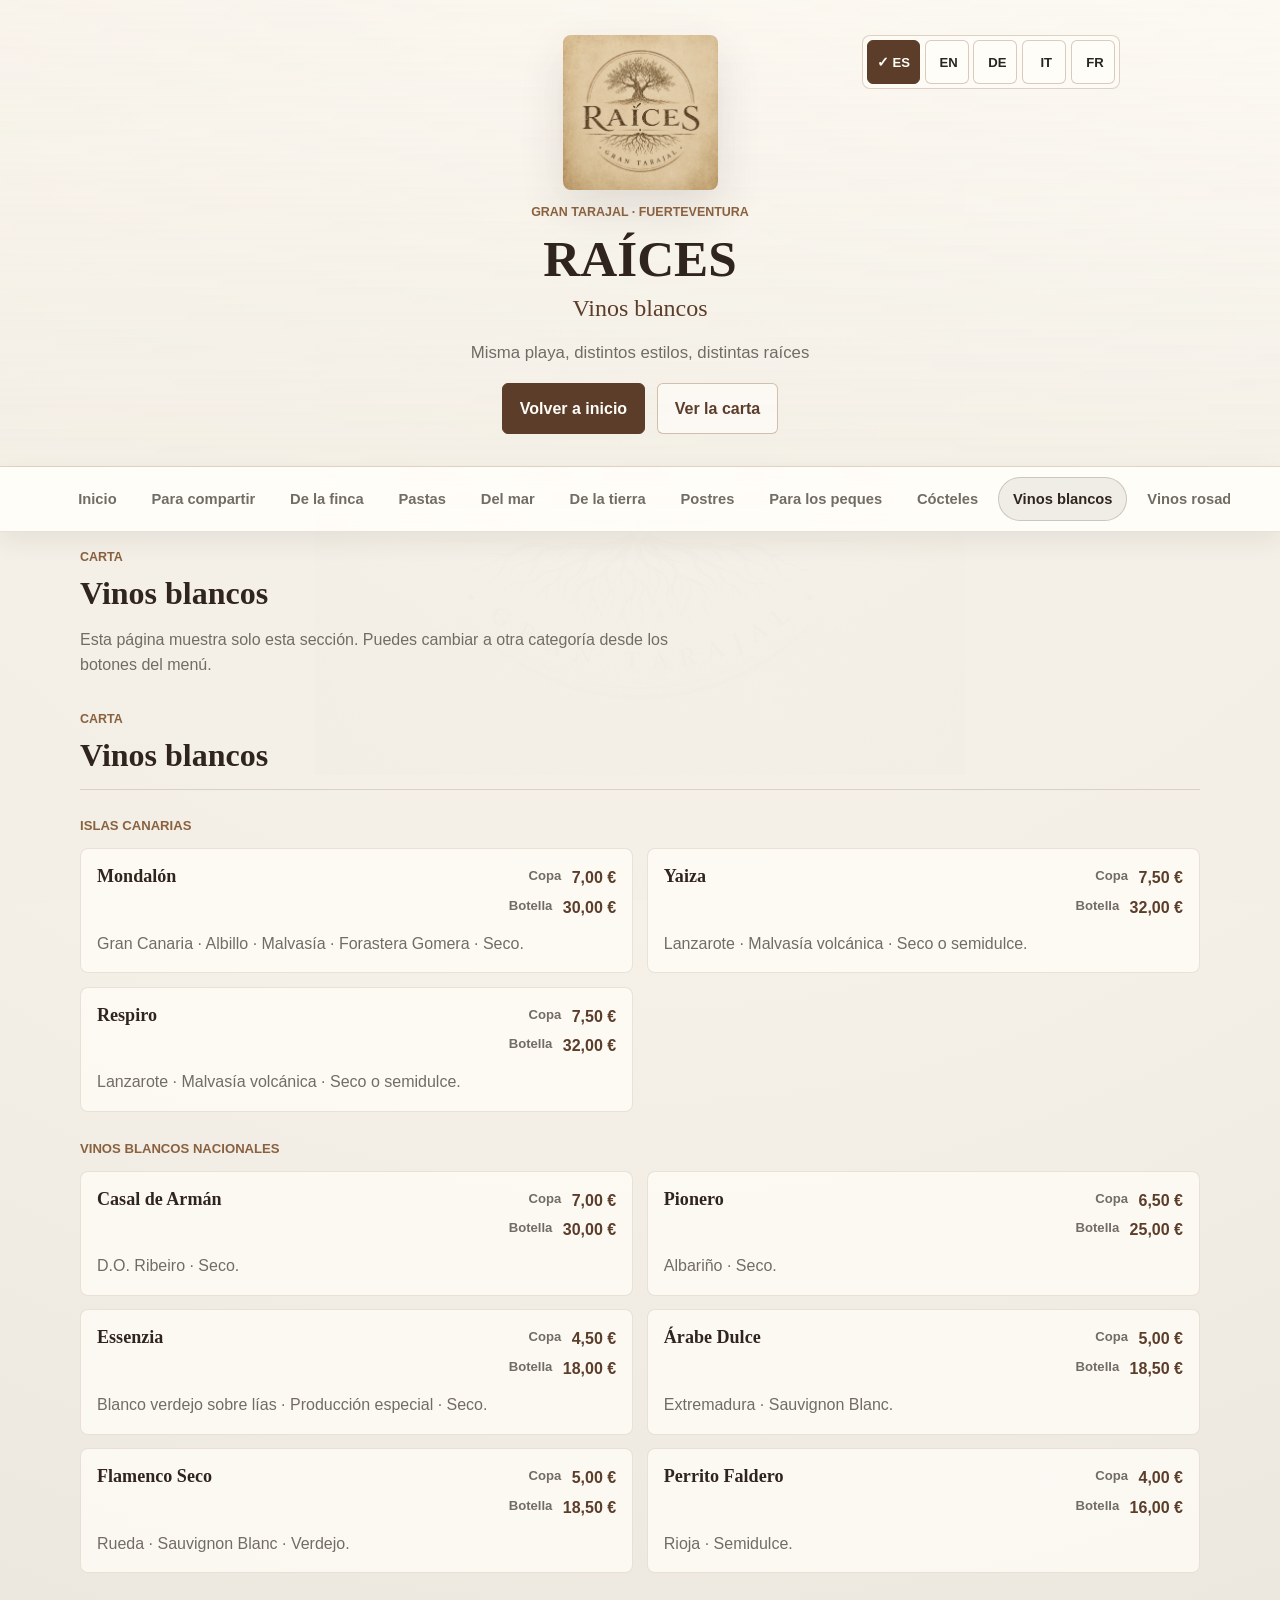
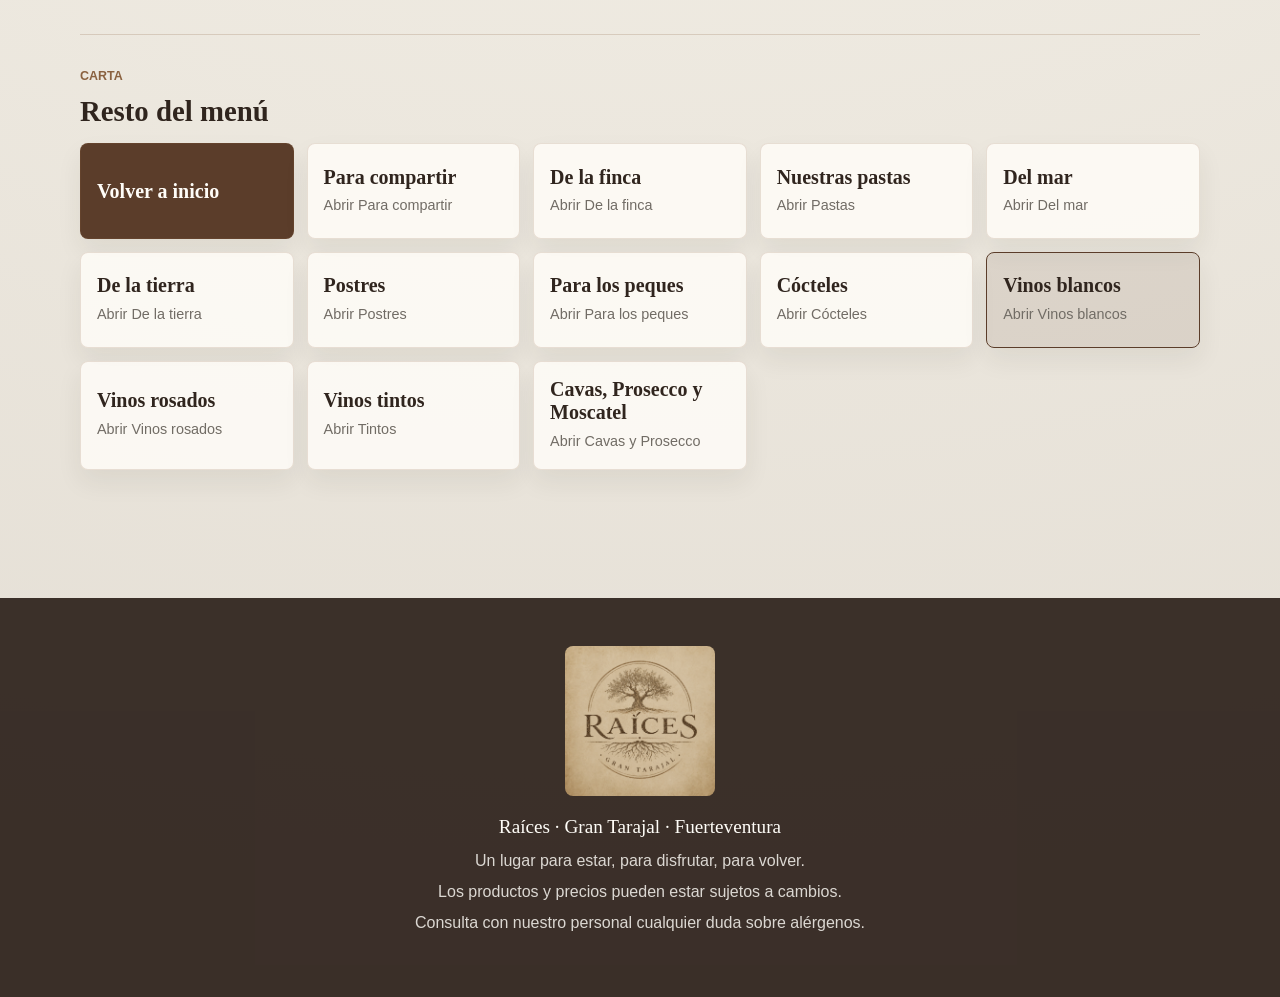
<file: raices-menu/vinos-blancos.html>
<!doctype html>
<html lang="es">
<head>
    <meta charset="utf-8"><meta name="viewport" content="width=device-width, initial-scale=1"><meta name="theme-color" content="#5b3d2a"><meta name="description" content="Carta digital del restaurante Raíces en Gran Tarajal, Fuerteventura."><meta name="apple-mobile-web-app-capable" content="yes"><meta name="apple-mobile-web-app-title" content="Raíces"><title>Carta Raíces · Gran Tarajal</title><link rel="manifest" href="manifest.webmanifest"><link rel="icon" href="assets/icons/icon-192.png" sizes="192x192" type="image/png"><link rel="apple-touch-icon" href="assets/icons/icon-192.png"><link rel="preload" href="assets/img/logo-raices.png" as="image"><link rel="stylesheet" href="css/styles.css"><script src="js/menu-data.js" defer></script><script src="js/translations.js" defer></script><script src="js/app.js" defer></script>
</head>
<body data-page="category" data-section-id="vinos-blancos">
    <a class="skip-link" href="#carta">Saltar a la carta</a><div class="sr-only" id="languageLive" aria-live="polite" aria-atomic="true"></div>
    <header class="hero hero--compact" id="inicio"><div class="hero__inner"><div class="language-selector" id="languageSelector"><button class="language-toggle" id="languageToggle" type="button" aria-expanded="false" aria-controls="languagePanel" aria-label="Cambiar idioma"><span class="language-toggle__icon" aria-hidden="true">◎</span><span class="language-toggle__label">Idioma</span><span class="language-toggle__code">ES</span></button><div class="language-panel" id="languagePanel" role="group" aria-label="Selector de idioma"></div></div><img class="hero__logo" src="assets/img/logo-raices.png" alt="Logo de Raíces con raíces de árbol grabadas en madera" width="900" height="832"><p class="hero__eyebrow">Gran Tarajal · Fuerteventura</p><h1>RAÍCES</h1><p class="hero__kicker">Carta</p><p class="hero__tagline">Misma playa, distintos estilos, distintas raíces</p><div class="hero__actions" aria-label="Accesos principales"><a class="button button--primary" href="index.html">Inicio</a><a class="button button--secondary" href="#carta">Ver la carta</a></div></div></header>
    <nav class="category-nav" aria-label="Navegación de la carta"><div class="category-nav__scroller" id="categoryNav"></div></nav>
    <main><section class="menu section-shell" id="carta" aria-labelledby="carta-title"><div class="menu__intro"><p class="section-kicker">Carta</p><h2 id="carta-title">Vinos blancos</h2><p>Producto fresco, cocina cercana y una mesa pensada para disfrutarse sin prisas.</p></div><div id="menuSections" class="menu-sections" aria-live="polite"></div></section><section class="menu-switcher section-shell" aria-labelledby="other-sections-title"><p class="section-kicker" id="other-sections-kicker">Carta</p><h2 id="other-sections-title">Resto del menú</h2><div id="categoryChooser" class="category-chooser category-chooser--compact"></div></section></main>
    <footer class="site-footer"><div class="site-footer__inner"><img src="assets/img/logo-raices.png" alt="Logo de Raíces" width="220" height="203" loading="lazy"><p class="site-footer__brand">Raíces · Gran Tarajal · Fuerteventura</p><p>Un lugar para estar, para disfrutar, para volver.</p><p>Los productos y precios pueden estar sujetos a cambios.</p><p>Consulta con nuestro personal cualquier duda sobre alérgenos.</p></div></footer><button class="back-to-top" type="button" aria-label="Volver arriba"><span aria-hidden="true">↑</span></button>
    <div class="modal" id="dishModal" hidden><div class="modal__backdrop" data-modal-close></div><section class="modal__dialog" role="dialog" aria-modal="true" aria-labelledby="modalTitle" aria-describedby="modalDescription" tabindex="-1"><button class="modal__close" type="button" aria-label="Cerrar ficha del plato" data-modal-close>×</button><div class="modal__media"><img id="modalImage" src="assets/img/platos/placeholder-plato.svg" alt="" width="960" height="640" loading="lazy"></div><div class="modal__content"><p class="section-kicker">Ver plato</p><h2 id="modalTitle"></h2><p class="modal__price" id="modalPrice"></p><p id="modalDescription"></p><div id="modalLongDescription"></div><div id="modalIngredients"></div><div id="modalAllergens"></div><button class="button button--primary" type="button" data-modal-close>Cerrar</button></div></section></div>
</body>
</html>
</file>
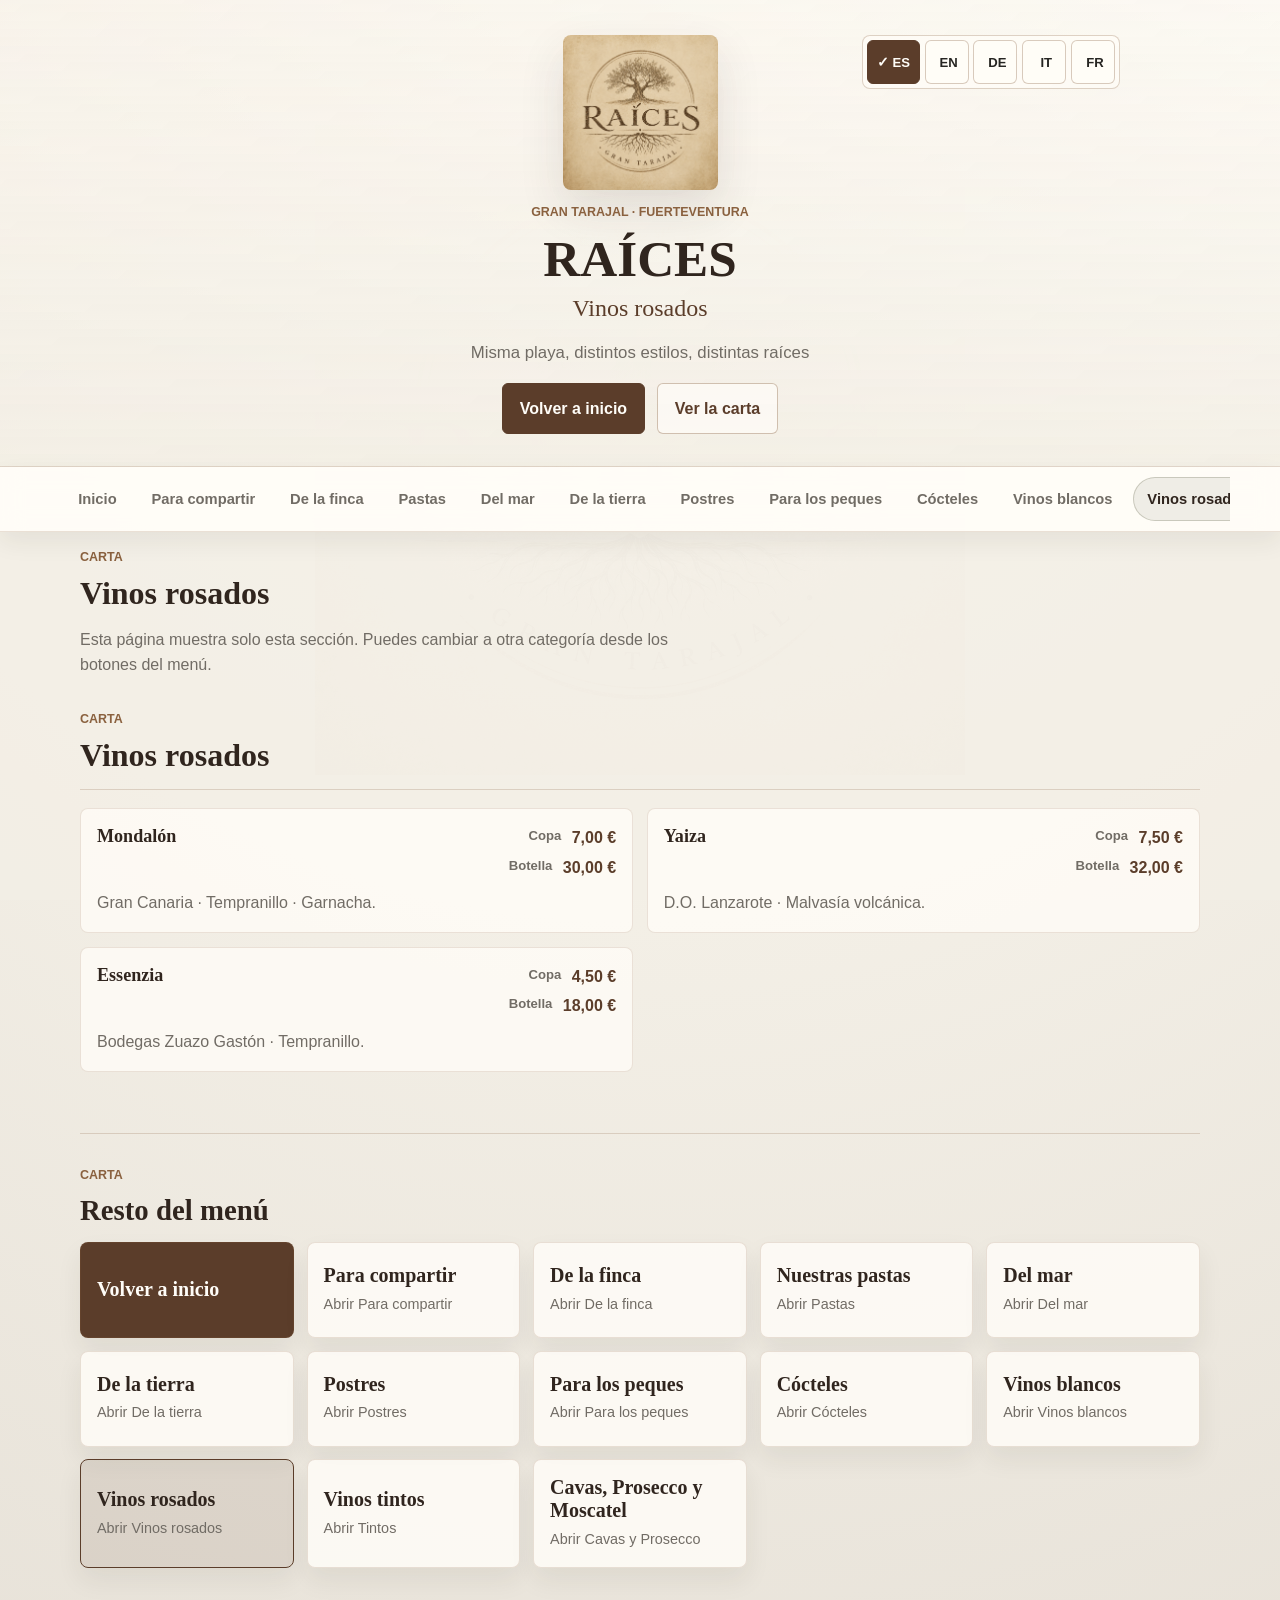
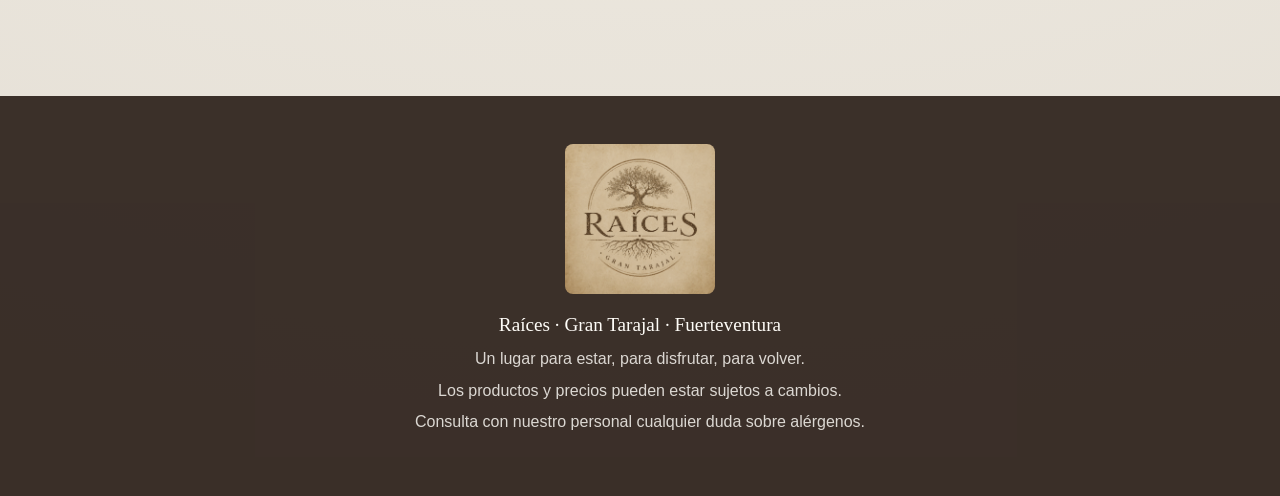
<file: raices-menu/vinos-rosados.html>
<!doctype html>
<html lang="es">
<head>
    <meta charset="utf-8"><meta name="viewport" content="width=device-width, initial-scale=1"><meta name="theme-color" content="#5b3d2a"><meta name="description" content="Carta digital del restaurante Raíces en Gran Tarajal, Fuerteventura."><meta name="apple-mobile-web-app-capable" content="yes"><meta name="apple-mobile-web-app-title" content="Raíces"><title>Carta Raíces · Gran Tarajal</title><link rel="manifest" href="manifest.webmanifest"><link rel="icon" href="assets/icons/icon-192.png" sizes="192x192" type="image/png"><link rel="apple-touch-icon" href="assets/icons/icon-192.png"><link rel="preload" href="assets/img/logo-raices.png" as="image"><link rel="stylesheet" href="css/styles.css"><script src="js/menu-data.js" defer></script><script src="js/translations.js" defer></script><script src="js/app.js" defer></script>
</head>
<body data-page="category" data-section-id="vinos-rosados">
    <a class="skip-link" href="#carta">Saltar a la carta</a><div class="sr-only" id="languageLive" aria-live="polite" aria-atomic="true"></div>
    <header class="hero hero--compact" id="inicio"><div class="hero__inner"><div class="language-selector" id="languageSelector"><button class="language-toggle" id="languageToggle" type="button" aria-expanded="false" aria-controls="languagePanel" aria-label="Cambiar idioma"><span class="language-toggle__icon" aria-hidden="true">◎</span><span class="language-toggle__label">Idioma</span><span class="language-toggle__code">ES</span></button><div class="language-panel" id="languagePanel" role="group" aria-label="Selector de idioma"></div></div><img class="hero__logo" src="assets/img/logo-raices.png" alt="Logo de Raíces con raíces de árbol grabadas en madera" width="900" height="832"><p class="hero__eyebrow">Gran Tarajal · Fuerteventura</p><h1>RAÍCES</h1><p class="hero__kicker">Carta</p><p class="hero__tagline">Misma playa, distintos estilos, distintas raíces</p><div class="hero__actions" aria-label="Accesos principales"><a class="button button--primary" href="index.html">Inicio</a><a class="button button--secondary" href="#carta">Ver la carta</a></div></div></header>
    <nav class="category-nav" aria-label="Navegación de la carta"><div class="category-nav__scroller" id="categoryNav"></div></nav>
    <main><section class="menu section-shell" id="carta" aria-labelledby="carta-title"><div class="menu__intro"><p class="section-kicker">Carta</p><h2 id="carta-title">Vinos rosados</h2><p>Producto fresco, cocina cercana y una mesa pensada para disfrutarse sin prisas.</p></div><div id="menuSections" class="menu-sections" aria-live="polite"></div></section><section class="menu-switcher section-shell" aria-labelledby="other-sections-title"><p class="section-kicker" id="other-sections-kicker">Carta</p><h2 id="other-sections-title">Resto del menú</h2><div id="categoryChooser" class="category-chooser category-chooser--compact"></div></section></main>
    <footer class="site-footer"><div class="site-footer__inner"><img src="assets/img/logo-raices.png" alt="Logo de Raíces" width="220" height="203" loading="lazy"><p class="site-footer__brand">Raíces · Gran Tarajal · Fuerteventura</p><p>Un lugar para estar, para disfrutar, para volver.</p><p>Los productos y precios pueden estar sujetos a cambios.</p><p>Consulta con nuestro personal cualquier duda sobre alérgenos.</p></div></footer><button class="back-to-top" type="button" aria-label="Volver arriba"><span aria-hidden="true">↑</span></button>
    <div class="modal" id="dishModal" hidden><div class="modal__backdrop" data-modal-close></div><section class="modal__dialog" role="dialog" aria-modal="true" aria-labelledby="modalTitle" aria-describedby="modalDescription" tabindex="-1"><button class="modal__close" type="button" aria-label="Cerrar ficha del plato" data-modal-close>×</button><div class="modal__media"><img id="modalImage" src="assets/img/platos/placeholder-plato.svg" alt="" width="960" height="640" loading="lazy"></div><div class="modal__content"><p class="section-kicker">Ver plato</p><h2 id="modalTitle"></h2><p class="modal__price" id="modalPrice"></p><p id="modalDescription"></p><div id="modalLongDescription"></div><div id="modalIngredients"></div><div id="modalAllergens"></div><button class="button button--primary" type="button" data-modal-close>Cerrar</button></div></section></div>
</body>
</html>
</file>
<file: raices-menu/css/styles.css>
:root {
    --color-marfil: #f3efe6;
    --color-blanco: #fffdf8;
    --color-roble-claro: #b58a5a;
    --color-roble: #8a613f;
    --color-madera-oscura: #5b3d2a;
    --color-cafe-profundo: #30251e;
    --color-negro-suave: #262522;
    --color-gris: #716c65;
    --color-gris-claro: #d8d1c7;
    --color-oliva: #68684f;
    --font-title: Georgia, "Times New Roman", serif;
    --font-body: "Segoe UI", Arial, sans-serif;
    --shadow-soft: 0 18px 45px rgba(48, 37, 30, 0.12);
    --nav-height: 64px;
}

*,
*::before,
*::after {
    box-sizing: border-box;
}

@media (prefers-reduced-motion: no-preference) {
    html {
        scroll-behavior: smooth;
    }
}

html {
    min-width: 320px;
}

body {
    margin: 0;
    min-width: 320px;
    color: var(--color-negro-suave);
    font-family: var(--font-body);
    font-size: 1rem;
    line-height: 1.6;
    background:
        radial-gradient(circle at top, rgba(255, 253, 248, 0.88), rgba(243, 239, 230, 0.96) 42%, rgba(216, 209, 199, 0.62)),
        var(--color-marfil);
    overflow-x: hidden;
}

body::before {
    content: "";
    position: fixed;
    inset: 0;
    z-index: 0;
    pointer-events: none;
    background-image: url("../assets/img/logo-raices.png");
    background-repeat: no-repeat;
    background-position: center;
    background-size: min(82vw, 650px) auto;
    opacity: 0.052;
}

body::after {
    content: "";
    position: fixed;
    inset: 0;
    z-index: 0;
    pointer-events: none;
    background: rgba(243, 239, 230, 0.68);
}

body > * {
    position: relative;
    z-index: 1;
}

body.modal-open {
    overflow: hidden;
}

img,
svg {
    max-width: 100%;
    height: auto;
    display: block;
}

a {
    color: inherit;
}

button,
a {
    -webkit-tap-highlight-color: transparent;
}

:focus-visible {
    outline: 3px solid rgba(104, 104, 79, 0.75);
    outline-offset: 4px;
}

.skip-link {
    position: fixed;
    top: 0.75rem;
    left: 0.75rem;
    z-index: 30;
    transform: translateY(-160%);
    border-radius: 6px;
    background: var(--color-cafe-profundo);
    color: var(--color-blanco);
    padding: 0.75rem 1rem;
    text-decoration: none;
    font-weight: 700;
}

.skip-link:focus {
    transform: translateY(0);
}

.sr-only {
    position: absolute;
    width: 1px;
    height: 1px;
    overflow: hidden;
    clip: rect(0 0 0 0);
    white-space: nowrap;
    clip-path: inset(50%);
}

.hero {
    min-height: 680px;
    min-height: 82svh;
    display: grid;
    align-items: center;
    padding: 4rem 1rem 2.25rem;
    color: var(--color-cafe-profundo);
    background:
        linear-gradient(180deg, rgba(255, 253, 248, 0.72), rgba(243, 239, 230, 0.94)),
        linear-gradient(135deg, rgba(181, 138, 90, 0.22), rgba(255, 253, 248, 0.35));
    border-bottom: 1px solid rgba(138, 97, 63, 0.22);
}

.hero--compact {
    min-height: auto;
    padding: 2.2rem 1rem 2rem;
}

.hero--compact .hero__logo {
    width: 155px;
    margin-bottom: 0.8rem;
}

.hero--compact h1 {
    font-size: 2.7rem;
}

.hero--compact .hero__tagline {
    margin-bottom: 1rem;
}

.hero__inner {
    position: relative;
    width: min(100%, 960px);
    margin: 0 auto;
    text-align: center;
}

.language-selector {
    position: relative;
    z-index: 3;
    width: max-content;
    max-width: 100%;
    margin: 0 auto 1rem;
    color: var(--color-negro-suave);
}

.language-toggle,
.language-option {
    min-height: 44px;
    border: 1px solid rgba(138, 97, 63, 0.32);
    border-radius: 6px;
    background: rgba(255, 253, 248, 0.9);
    color: var(--color-negro-suave);
    font: inherit;
    font-weight: 800;
    cursor: pointer;
}

.language-toggle {
    display: inline-flex;
    align-items: center;
    gap: 0.45rem;
    padding: 0.55rem 0.75rem;
    box-shadow: 0 10px 22px rgba(48, 37, 30, 0.08);
}

.language-toggle__icon {
    color: var(--color-roble);
    font-size: 1.05rem;
}

.language-toggle__code {
    min-width: 2.1rem;
    border-radius: 999px;
    background: var(--color-madera-oscura);
    color: var(--color-blanco);
    padding: 0.12rem 0.38rem;
    font-size: 0.82rem;
}

.language-panel {
    position: absolute;
    top: calc(100% + 0.45rem);
    right: 0;
    width: min(15rem, calc(100vw - 2rem));
    display: none;
    border: 1px solid rgba(138, 97, 63, 0.28);
    border-radius: 8px;
    background: var(--color-blanco);
    box-shadow: 0 18px 40px rgba(48, 37, 30, 0.16);
    padding: 0.35rem;
    text-align: left;
}

.language-selector.is-open .language-panel {
    display: grid;
    gap: 0.25rem;
}

.language-option {
    width: 100%;
    display: grid;
    grid-template-columns: 1.1rem 2.2rem minmax(0, 1fr);
    align-items: center;
    gap: 0.45rem;
    padding: 0.55rem 0.65rem;
    text-align: left;
    transition: background-color 160ms ease, color 160ms ease, border-color 160ms ease;
}

.language-option:hover {
    border-color: rgba(91, 61, 42, 0.48);
    background: rgba(243, 239, 230, 0.8);
}

.language-option.is-active {
    border-color: var(--color-madera-oscura);
    background: var(--color-madera-oscura);
    color: var(--color-blanco);
}

.language-option__marker {
    color: currentColor;
    font-size: 0.9rem;
    line-height: 1;
}

.language-option__code {
    font-size: 0.82rem;
}

.language-option__name {
    min-width: 0;
    overflow-wrap: anywhere;
}

.hero__logo {
    width: 235px;
    margin: 0 auto 1.1rem;
    border-radius: 8px;
    box-shadow: var(--shadow-soft);
}

.hero__eyebrow,
.section-kicker {
    margin: 0 0 0.5rem;
    color: var(--color-roble);
    font-size: 0.78rem;
    font-weight: 700;
    text-transform: uppercase;
}

.hero h1,
.story h2,
.menu__intro h2,
.menu-section h2,
.modal h2 {
    margin: 0;
    color: var(--color-cafe-profundo);
    font-family: var(--font-title);
    font-weight: 700;
    line-height: 1.08;
}

.hero h1 {
    font-size: 3rem;
}

.hero__kicker {
    margin: 0.2rem 0 0.75rem;
    font-family: var(--font-title);
    font-size: 1.5rem;
    color: var(--color-madera-oscura);
}

.hero__tagline {
    max-width: 38rem;
    margin: 0 auto 1.45rem;
    color: var(--color-gris);
    font-size: 1.05rem;
}

.hero__actions {
    display: flex;
    flex-wrap: wrap;
    justify-content: center;
    gap: 0.75rem;
}

.button {
    min-height: 44px;
    display: inline-flex;
    align-items: center;
    justify-content: center;
    gap: 0.35rem;
    border: 1px solid transparent;
    border-radius: 6px;
    padding: 0.75rem 1.05rem;
    font: inherit;
    font-weight: 700;
    text-decoration: none;
    cursor: pointer;
    transition: transform 160ms ease, background-color 160ms ease, border-color 160ms ease;
}

.button:hover {
    transform: translateY(-1px);
}

.button--primary {
    background: var(--color-madera-oscura);
    color: var(--color-blanco);
    border-color: var(--color-madera-oscura);
}

.button--secondary {
    background: rgba(255, 253, 248, 0.7);
    color: var(--color-madera-oscura);
    border-color: rgba(138, 97, 63, 0.38);
}

.category-nav {
    position: sticky;
    top: 0;
    z-index: 12;
    min-height: var(--nav-height);
    background: rgba(255, 253, 248, 0.94);
    border-bottom: 1px solid rgba(138, 97, 63, 0.18);
    box-shadow: 0 10px 24px rgba(48, 37, 30, 0.07);
    backdrop-filter: blur(12px);
}

.category-nav__scroller {
    width: min(100%, 1180px);
    min-height: var(--nav-height);
    margin: 0 auto;
    display: flex;
    align-items: center;
    gap: 0.35rem;
    overflow-x: auto;
    overscroll-behavior-x: contain;
    padding: 0 0.85rem;
    scrollbar-width: none;
}

.category-nav__scroller::-webkit-scrollbar {
    display: none;
}

.category-nav__link {
    min-height: 44px;
    display: inline-flex;
    align-items: center;
    border: 1px solid transparent;
    border-radius: 999px;
    padding: 0.55rem 0.85rem;
    color: var(--color-gris);
    font-size: 0.92rem;
    font-weight: 700;
    text-decoration: none;
    white-space: nowrap;
}

.category-nav__link.is-active {
    color: var(--color-cafe-profundo);
    border-color: rgba(104, 104, 79, 0.28);
    background: rgba(104, 104, 79, 0.1);
}

main {
    padding: 0 1rem 4rem;
}

.section-shell {
    width: min(100%, 1120px);
    margin: 0 auto;
}

.story {
    scroll-margin-top: calc(var(--nav-height) + 1rem);
    padding: 3rem 0 2.25rem;
}

.story__content {
    border-top: 1px solid rgba(138, 97, 63, 0.24);
    border-bottom: 1px solid rgba(138, 97, 63, 0.24);
    padding: 2rem 0;
}

.story h2,
.menu__intro h2 {
    max-width: 740px;
    font-size: 2rem;
}

.story__body {
    max-width: 820px;
    color: var(--color-gris);
}

.story__body p {
    margin: 0.95rem 0 0;
}

.story__toggle {
    display: none;
    min-height: 44px;
    margin-top: 1rem;
    border: 1px solid rgba(138, 97, 63, 0.32);
    border-radius: 6px;
    background: var(--color-blanco);
    color: var(--color-madera-oscura);
    padding: 0.65rem 0.95rem;
    font: inherit;
    font-weight: 700;
    cursor: pointer;
}

.reservation {
    padding: 3.5rem 0 4.5rem;
}

.reservation__intro {
    max-width: 720px;
    margin-bottom: 1.75rem;
}

.reservation__intro h2 {
    margin-bottom: 0.55rem;
}

.reservation-form {
    width: min(100%, 820px);
    display: grid;
    gap: 1.2rem;
    padding: clamp(1.25rem, 4vw, 2rem);
    border: 1px solid rgba(138, 97, 63, 0.22);
    border-radius: 8px;
    background: rgba(255, 253, 248, 0.78);
    box-shadow: var(--shadow-soft);
}

.reservation-form__grid {
    display: grid;
    grid-template-columns: repeat(2, minmax(0, 1fr));
    gap: 1rem;
}

.reservation-field,
.reservation-fieldset {
    display: grid;
    gap: 0.42rem;
    min-width: 0;
    border: 0;
    padding: 0;
}

.reservation-field label,
.reservation-fieldset legend {
    color: var(--color-cafe-profundo);
    font-weight: 800;
}

.reservation-field input,
.reservation-field select {
    width: 100%;
    min-height: 46px;
    border: 1px solid rgba(138, 97, 63, 0.32);
    border-radius: 6px;
    padding: 0.65rem 0.75rem;
    background: var(--color-blanco);
    color: var(--color-negro-suave);
    font: inherit;
}

.reservation-field input:focus,
.reservation-field select:focus {
    border-color: var(--color-roble);
    outline: 3px solid rgba(104, 104, 79, 0.2);
    outline-offset: 1px;
}

.reservation-options {
    display: flex;
    flex-wrap: wrap;
    gap: 0.65rem;
}

.reservation-option {
    display: inline-flex;
    align-items: center;
    gap: 0.45rem;
    min-height: 44px;
    padding: 0.6rem 0.8rem;
    border: 1px solid rgba(138, 97, 63, 0.25);
    border-radius: 6px;
    background: rgba(255, 253, 248, 0.72);
}

.reservation-option input {
    accent-color: var(--color-madera-oscura);
}

.reservation-status {
    display: none;
    margin: 0;
    padding: 0.8rem 1rem;
    border-left: 3px solid var(--color-roble);
    background: rgba(181, 138, 90, 0.14);
    color: var(--color-cafe-profundo);
}

.reservation-status.is-visible {
    display: block;
}

.menu {
    padding-top: 1rem;
}

.menu__intro {
    margin-bottom: 2rem;
}

.menu__intro p:last-child {
    max-width: 620px;
    color: var(--color-gris);
}

.menu-chooser {
    padding-bottom: 3.5rem;
}

.category-chooser {
    display: grid;
    grid-template-columns: repeat(auto-fit, minmax(min(100%, 15rem), 1fr));
    gap: 0.8rem;
}

.category-chooser--compact {
    grid-template-columns: repeat(auto-fit, minmax(min(100%, 13rem), 1fr));
}

.category-card {
    min-height: 6rem;
    display: grid;
    align-content: center;
    gap: 0.35rem;
    border: 1px solid rgba(138, 97, 63, 0.18);
    border-radius: 8px;
    background: rgba(255, 253, 248, 0.82);
    color: var(--color-cafe-profundo);
    padding: 1rem;
    text-decoration: none;
    box-shadow: 0 12px 26px rgba(48, 37, 30, 0.07);
    transition: transform 160ms ease, border-color 160ms ease, background-color 160ms ease;
}

.category-card:hover {
    transform: translateY(-2px);
    border-color: rgba(91, 61, 42, 0.42);
    background: var(--color-blanco);
}

.category-card.is-active {
    border-color: var(--color-madera-oscura);
    background: rgba(91, 61, 42, 0.1);
}

.category-card--home {
    background: var(--color-madera-oscura);
    color: var(--color-blanco);
}

.category-card__title {
    color: inherit;
    font-family: var(--font-title);
    font-size: 1.25rem;
    font-weight: 700;
    line-height: 1.15;
}

.category-card__meta {
    color: var(--color-gris);
    font-size: 0.9rem;
}

.category-card--home .category-card__meta {
    color: rgba(255, 253, 248, 0.82);
}

.menu-switcher {
    margin: 1rem auto 4rem;
    padding-top: 2rem;
    border-top: 1px solid rgba(138, 97, 63, 0.22);
}

.menu-switcher h2 {
    margin: 0 0 1rem;
    color: var(--color-cafe-profundo);
    font-family: var(--font-title);
    font-size: 1.8rem;
    line-height: 1.12;
}

.menu-section {
    scroll-margin-top: calc(var(--nav-height) + 1.25rem);
    margin: 0 0 3.8rem;
}

.menu-section__header {
    margin-bottom: 1.15rem;
    padding-bottom: 1rem;
    border-bottom: 1px solid rgba(138, 97, 63, 0.22);
}

.menu-section h2 {
    font-size: 2rem;
}

.menu-section__lead {
    margin: 0.75rem 0 0;
    color: var(--color-madera-oscura);
    font-family: var(--font-title);
    font-size: 1.2rem;
}

.menu-section__sublead {
    margin: 0.25rem 0 0;
    color: var(--color-gris);
}

.section-note {
    max-width: 780px;
    margin-top: 1rem;
    border-left: 3px solid var(--color-oliva);
    border-radius: 0 6px 6px 0;
    background: rgba(255, 253, 248, 0.68);
    padding: 0.75rem 0.9rem;
    color: var(--color-gris);
}

.section-note p {
    margin: 0;
}

.section-note__price {
    margin-top: 0.25rem !important;
    color: var(--color-madera-oscura);
    font-weight: 800;
}

.menu-group-title {
    margin: 1.6rem 0 0.75rem;
    color: var(--color-roble);
    font-family: var(--font-body);
    font-size: 0.82rem;
    text-transform: uppercase;
}

.menu-grid {
    display: grid;
    grid-template-columns: 1fr;
    gap: 0.85rem;
}

.menu-item {
    min-width: 0;
    border: 1px solid rgba(138, 97, 63, 0.16);
    border-radius: 8px;
    background: rgba(255, 253, 248, 0.78);
    padding: 1rem;
    transition: transform 160ms ease, border-color 160ms ease, box-shadow 160ms ease;
}

.menu-item--interactive {
    cursor: pointer;
    border-color: rgba(104, 104, 79, 0.34);
    box-shadow: 0 12px 26px rgba(48, 37, 30, 0.07);
}

.menu-item--interactive:hover,
.menu-item--interactive:focus-within {
    transform: translateY(-2px);
    border-color: rgba(91, 61, 42, 0.42);
    box-shadow: 0 16px 32px rgba(48, 37, 30, 0.11);
}

.menu-item__top {
    display: grid;
    grid-template-columns: minmax(0, 1fr) auto;
    align-items: start;
    gap: 0.8rem;
}

.menu-item h4 {
    min-width: 0;
    margin: 0;
    color: var(--color-cafe-profundo);
    font-family: var(--font-title);
    font-size: 1.13rem;
    line-height: 1.22;
    overflow-wrap: anywhere;
}

.menu-item__price {
    max-width: 10rem;
    margin: 0;
    color: var(--color-madera-oscura);
    font-weight: 800;
    line-height: 1.2;
    text-align: right;
    white-space: normal;
}

.menu-item__description {
    margin: 0.65rem 0 0;
    color: var(--color-gris);
}

.menu-item__details {
    margin-top: 0.75rem;
}

.menu-item__details-label {
    margin: 0 0 0.35rem;
    color: var(--color-madera-oscura);
    font-size: 0.86rem;
    font-weight: 800;
}

.menu-item__details ul,
.modal__content ul,
.modal__media ul {
    display: flex;
    flex-wrap: wrap;
    gap: 0.4rem;
    margin: 0;
    padding: 0;
    list-style: none;
}

.menu-item__details li,
.modal__content li,
.modal__media li {
    border: 1px solid rgba(138, 97, 63, 0.22);
    border-radius: 999px;
    background: rgba(243, 239, 230, 0.72);
    padding: 0.22rem 0.55rem;
    color: var(--color-gris);
    font-size: 0.88rem;
}

.price-list {
    min-width: 8.4rem;
    margin: 0;
    display: grid;
    gap: 0.25rem;
    color: var(--color-madera-oscura);
}

.price-list__row {
    display: grid;
    grid-template-columns: auto auto;
    justify-content: end;
    gap: 0.65rem;
}

.price-list dt {
    color: var(--color-gris);
    font-size: 0.82rem;
    font-weight: 700;
}

.price-list dd {
    margin: 0;
    font-weight: 800;
    text-align: right;
    white-space: nowrap;
}

.dish-button {
    min-height: 44px;
    margin-top: 0.85rem;
    border: 1px solid rgba(104, 104, 79, 0.34);
    border-radius: 6px;
    background: rgba(104, 104, 79, 0.1);
    color: var(--color-madera-oscura);
    padding: 0.55rem 0.8rem;
    font: inherit;
    font-weight: 800;
    cursor: pointer;
}

.back-to-top {
    position: fixed;
    right: 1rem;
    bottom: 1rem;
    z-index: 15;
    width: 48px;
    height: 48px;
    display: grid;
    place-items: center;
    border: 1px solid rgba(138, 97, 63, 0.28);
    border-radius: 999px;
    background: var(--color-blanco);
    color: var(--color-madera-oscura);
    box-shadow: 0 12px 26px rgba(48, 37, 30, 0.16);
    cursor: pointer;
    opacity: 0;
    transform: translateY(0.75rem);
    visibility: hidden;
    transition: opacity 160ms ease, transform 160ms ease, visibility 160ms ease;
}

.back-to-top.is-visible {
    opacity: 1;
    transform: translateY(0);
    visibility: visible;
}

.site-footer {
    padding: 3rem 1rem 3.5rem;
    background: rgba(48, 37, 30, 0.94);
    color: rgba(255, 253, 248, 0.82);
}

.site-footer__inner {
    width: min(100%, 900px);
    margin: 0 auto;
    text-align: center;
}

.site-footer img {
    width: 150px;
    margin: 0 auto 1rem;
    border-radius: 8px;
    opacity: 0.9;
}

.site-footer p {
    margin: 0.35rem 0;
}

.site-footer__brand {
    color: var(--color-blanco);
    font-family: var(--font-title);
    font-size: 1.2rem;
}

.modal {
    position: fixed;
    inset: 0;
    z-index: 50;
    display: grid;
    place-items: center;
    padding: 1rem;
}

.modal[hidden] {
    display: none;
}

.modal__backdrop {
    position: absolute;
    inset: 0;
    background: rgba(8, 7, 6, 0.82);
    backdrop-filter: blur(5px);
}

.modal__dialog {
    position: relative;
    width: min(100%, 920px);
    max-height: calc(100dvh - 2rem);
    display: grid;
    grid-template-columns: minmax(0, 0.9fr) minmax(0, 1fr);
    align-items: stretch;
    overflow: auto;
    border-radius: 8px;
    background:
        linear-gradient(135deg, rgba(31, 24, 19, 0.98), rgba(14, 12, 10, 0.98)),
        var(--color-negro-suave);
    color: rgba(255, 253, 248, 0.88);
    box-shadow: 0 24px 80px rgba(0, 0, 0, 0.52);
}

.modal:not([hidden]) .modal__backdrop {
    animation: modalFade 180ms ease-out both;
}

.modal:not([hidden]) .modal__dialog {
    animation: modalIn 220ms ease-out both;
}

.modal__close {
    position: absolute;
    top: 0.75rem;
    right: 0.75rem;
    z-index: 2;
    grid-column: 1 / -1;
    grid-row: 1;
    justify-self: end;
    align-self: start;
    width: 44px;
    height: 44px;
    border: 1px solid rgba(255, 253, 248, 0.16);
    border-radius: 999px;
    background: rgba(255, 253, 248, 0.94);
    color: var(--color-cafe-profundo);
    font-size: 1.45rem;
    line-height: 1;
    cursor: pointer;
}

.modal__media {
    grid-column: 1;
    grid-row: 1;
    min-height: 100%;
    display: flex;
    align-items: center;
    justify-content: center;
    background:
        radial-gradient(circle at center, rgba(181, 138, 90, 0.18), transparent 58%),
        rgba(0, 0, 0, 0.18);
    padding: 1rem;
}

.modal__media img {
    width: 100%;
    max-height: 420px;
    object-fit: contain;
    border-radius: 8px;
    background: rgba(255, 253, 248, 0.08);
    box-shadow: 0 18px 45px rgba(0, 0, 0, 0.32);
}

.modal-ingredients,
.modal-allergens {
    color: rgba(255, 253, 248, 0.72);
}

.modal__media h3,
.modal__content h3 {
    margin: 1rem 0 0.35rem;
    color: rgba(255, 253, 248, 0.86);
    font-size: 0.95rem;
}

.modal__content {
    grid-column: 2;
    grid-row: 1;
    min-width: 0;
    padding: 3.5rem 1.5rem 1.5rem;
}

.modal__content .section-kicker {
    color: var(--color-roble-claro);
}

.modal__content h2 {
    color: var(--color-blanco);
}

.modal__content p {
    color: rgba(255, 253, 248, 0.76);
}

.modal__content li {
    border-color: rgba(255, 253, 248, 0.16);
    background: rgba(255, 253, 248, 0.08);
    color: rgba(255, 253, 248, 0.84);
}

.modal__price {
    margin: 0.6rem 0;
    color: var(--color-roble-claro);
    font-weight: 800;
}

.modal__content .button {
    margin-top: 1.2rem;
}

.modal--fish .modal__dialog {
    display: block;
    width: min(100%, 1080px);
    background:
        linear-gradient(135deg, rgba(31, 24, 19, 0.99), rgba(14, 12, 10, 0.99)),
        var(--color-negro-suave);
}

.modal--fish .modal__content {
    padding: 3.5rem 2rem 2rem;
}

.fish-catalog {
    display: grid;
    grid-template-columns: repeat(2, minmax(0, 1fr));
    gap: 0.85rem;
    margin-top: 1.35rem;
}

.fish-catalog__empty {
    grid-column: 1 / -1;
    margin: 0;
    padding: 1.25rem;
    border: 1px dashed rgba(255, 253, 248, 0.24);
    border-radius: 8px;
    color: rgba(255, 253, 248, 0.68);
}

.fish-card {
    display: grid;
    gap: 0.45rem;
    min-height: 132px;
    padding: 1.15rem;
    border: 1px solid rgba(255, 253, 248, 0.14);
    border-radius: 8px;
    background: rgba(255, 253, 248, 0.07);
    color: var(--color-blanco);
    text-align: left;
    cursor: pointer;
    transition: background 180ms ease, border-color 180ms ease, transform 180ms ease;
}

.fish-card:hover,
.fish-card:focus-visible {
    border-color: var(--color-roble-claro);
    background: rgba(181, 138, 90, 0.18);
    transform: translateY(-2px);
}

.fish-card__title {
    font-family: var(--font-title);
    font-size: 1.28rem;
}

.fish-card__description {
    color: rgba(255, 253, 248, 0.68);
    font-size: 0.92rem;
    line-height: 1.45;
}

.fish-card__action {
    margin-top: auto;
    color: var(--color-roble-claro);
    font-size: 0.82rem;
    font-weight: 800;
    text-transform: uppercase;
    letter-spacing: 0.08em;
}

.fish-detail {
    margin-top: 1rem;
}

.fish-detail__back {
    margin: 0 0 1.25rem !important;
}

.fish-detail__heading h2 {
    margin-bottom: 0.4rem;
}

.fish-detail__heading p:last-child {
    max-width: 720px;
}

.fish-detail__images {
    display: grid;
    grid-template-columns: repeat(2, minmax(0, 1fr));
    gap: 1rem;
    margin-top: 1.35rem;
}

.fish-detail__image-card {
    margin: 0;
    padding: 0.7rem;
    border: 1px solid rgba(255, 253, 248, 0.14);
    border-radius: 8px;
    background: rgba(255, 253, 248, 0.07);
}

.fish-detail__image-card img {
    display: block;
    width: 100%;
    aspect-ratio: 4 / 3;
    object-fit: contain;
    border-radius: 5px;
    background: rgba(0, 0, 0, 0.24);
}

.fish-detail__image-card figcaption {
    padding: 0.7rem 0.25rem 0.1rem;
    color: rgba(255, 253, 248, 0.78);
    font-weight: 700;
}

.fish-detail__ingredients {
    margin-top: 1.35rem;
}

.fish-detail__ingredients h3 {
    margin-top: 0;
}

@keyframes modalFade {
    from {
        opacity: 0;
    }
    to {
        opacity: 1;
    }
}

@keyframes modalIn {
    from {
        opacity: 0;
        transform: translateY(10px) scale(0.985);
    }
    to {
        opacity: 1;
        transform: translateY(0) scale(1);
    }
}

@media (min-width: 760px) {
    .hero h1 {
        font-size: 4rem;
    }

    .hero--compact h1 {
        font-size: 3.2rem;
    }

    .hero__logo {
        width: 270px;
    }

    .hero--compact .hero__logo {
        width: 155px;
    }

    .language-selector {
        position: absolute;
        top: 0;
        right: 0;
        margin: 0;
    }

    .language-toggle {
        display: none;
    }

    .language-panel,
    .language-selector.is-open .language-panel {
        position: static;
        width: auto;
        display: flex;
        gap: 0.3rem;
        border-radius: 8px;
        box-shadow: none;
        background: rgba(255, 253, 248, 0.7);
        padding: 0.25rem;
    }

    .language-option {
        width: auto;
        min-width: 44px;
        display: inline-flex;
        justify-content: center;
        gap: 0.25rem;
        padding: 0.46rem 0.55rem;
        text-align: center;
    }

    .language-option__name {
        display: none;
    }

    .menu-grid {
        grid-template-columns: repeat(2, minmax(0, 1fr));
    }
}

@media (max-width: 759px) {
    body::before {
        background-size: 78vw auto;
    }

    .hero {
        min-height: 590px;
        min-height: 78svh;
        padding-top: 2.5rem;
    }

    .hero--compact {
        min-height: auto;
        padding-top: 1.7rem;
    }

    .hero__logo {
        width: 175px;
    }

    .hero--compact .hero__logo {
        width: 135px;
    }

    .hero h1 {
        font-size: 2.45rem;
    }

    .hero--compact h1 {
        font-size: 2.1rem;
    }

    .hero__kicker {
        font-size: 1.25rem;
    }

    .hero__tagline {
        font-size: 1rem;
    }

    main {
        padding-inline: 0.85rem;
    }

    .js .story:not(.is-expanded) .story__body {
        max-height: 18.5rem;
        overflow: hidden;
        mask-image: linear-gradient(180deg, #000 68%, transparent);
    }

    .story__toggle {
        display: inline-flex;
        align-items: center;
        justify-content: center;
    }

    .story h2,
    .menu__intro h2,
    .menu-section h2 {
        font-size: 1.65rem;
    }

    .menu-item {
        padding: 0.9rem;
    }

    .menu-item h4 {
        font-size: 1.06rem;
    }

    .price-list {
        min-width: 7.3rem;
    }

    .price-list__row {
        gap: 0.45rem;
    }

    .modal {
        padding: 0.5rem;
    }

    .modal__dialog {
        width: 100%;
        max-height: calc(100dvh - 1rem);
        grid-template-columns: 1fr;
    }

    .modal__media {
        grid-column: 1;
        grid-row: 1;
        padding: 0.75rem;
    }

    .modal__media img {
        max-height: 320px;
    }

    .modal__content {
        grid-column: 1;
        grid-row: 2;
        padding: 1.25rem;
    }

    .modal--fish .modal__content {
        padding: 3.5rem 1.25rem 1.25rem;
    }

    .fish-catalog,
    .fish-detail__images {
        grid-template-columns: 1fr;
    }
}

@media (max-width: 390px) {
    .category-nav__link {
        padding-inline: 0.7rem;
        font-size: 0.88rem;
    }

    .hero__actions {
        display: grid;
    }

    .button {
        width: 100%;
    }

    .menu-item__top {
        gap: 0.6rem;
    }

    .menu-item__price {
        max-width: 8.5rem;
    }
}

@media (prefers-reduced-motion: reduce) {
    *,
    *::before,
    *::after {
        animation-duration: 0.01ms !important;
        animation-iteration-count: 1 !important;
        scroll-behavior: auto !important;
        transition-duration: 0.01ms !important;
    }
}
</file>
